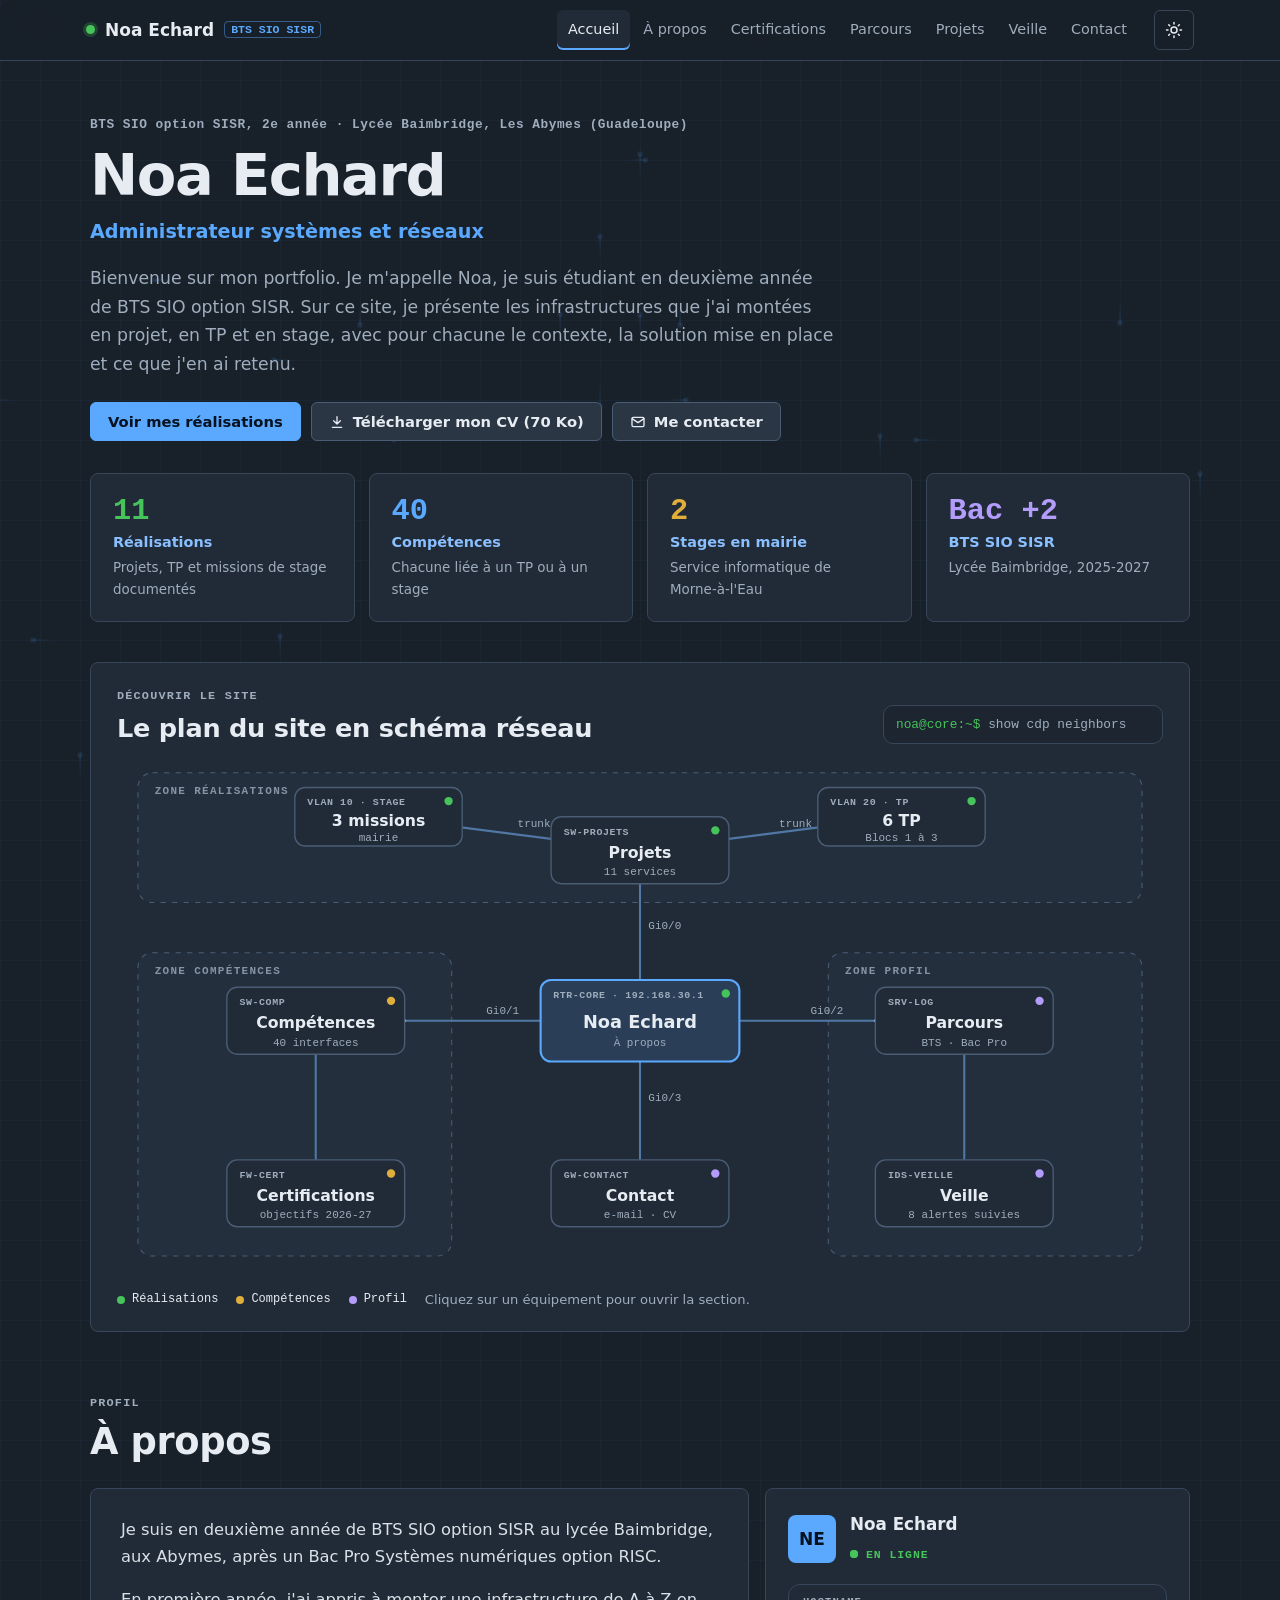
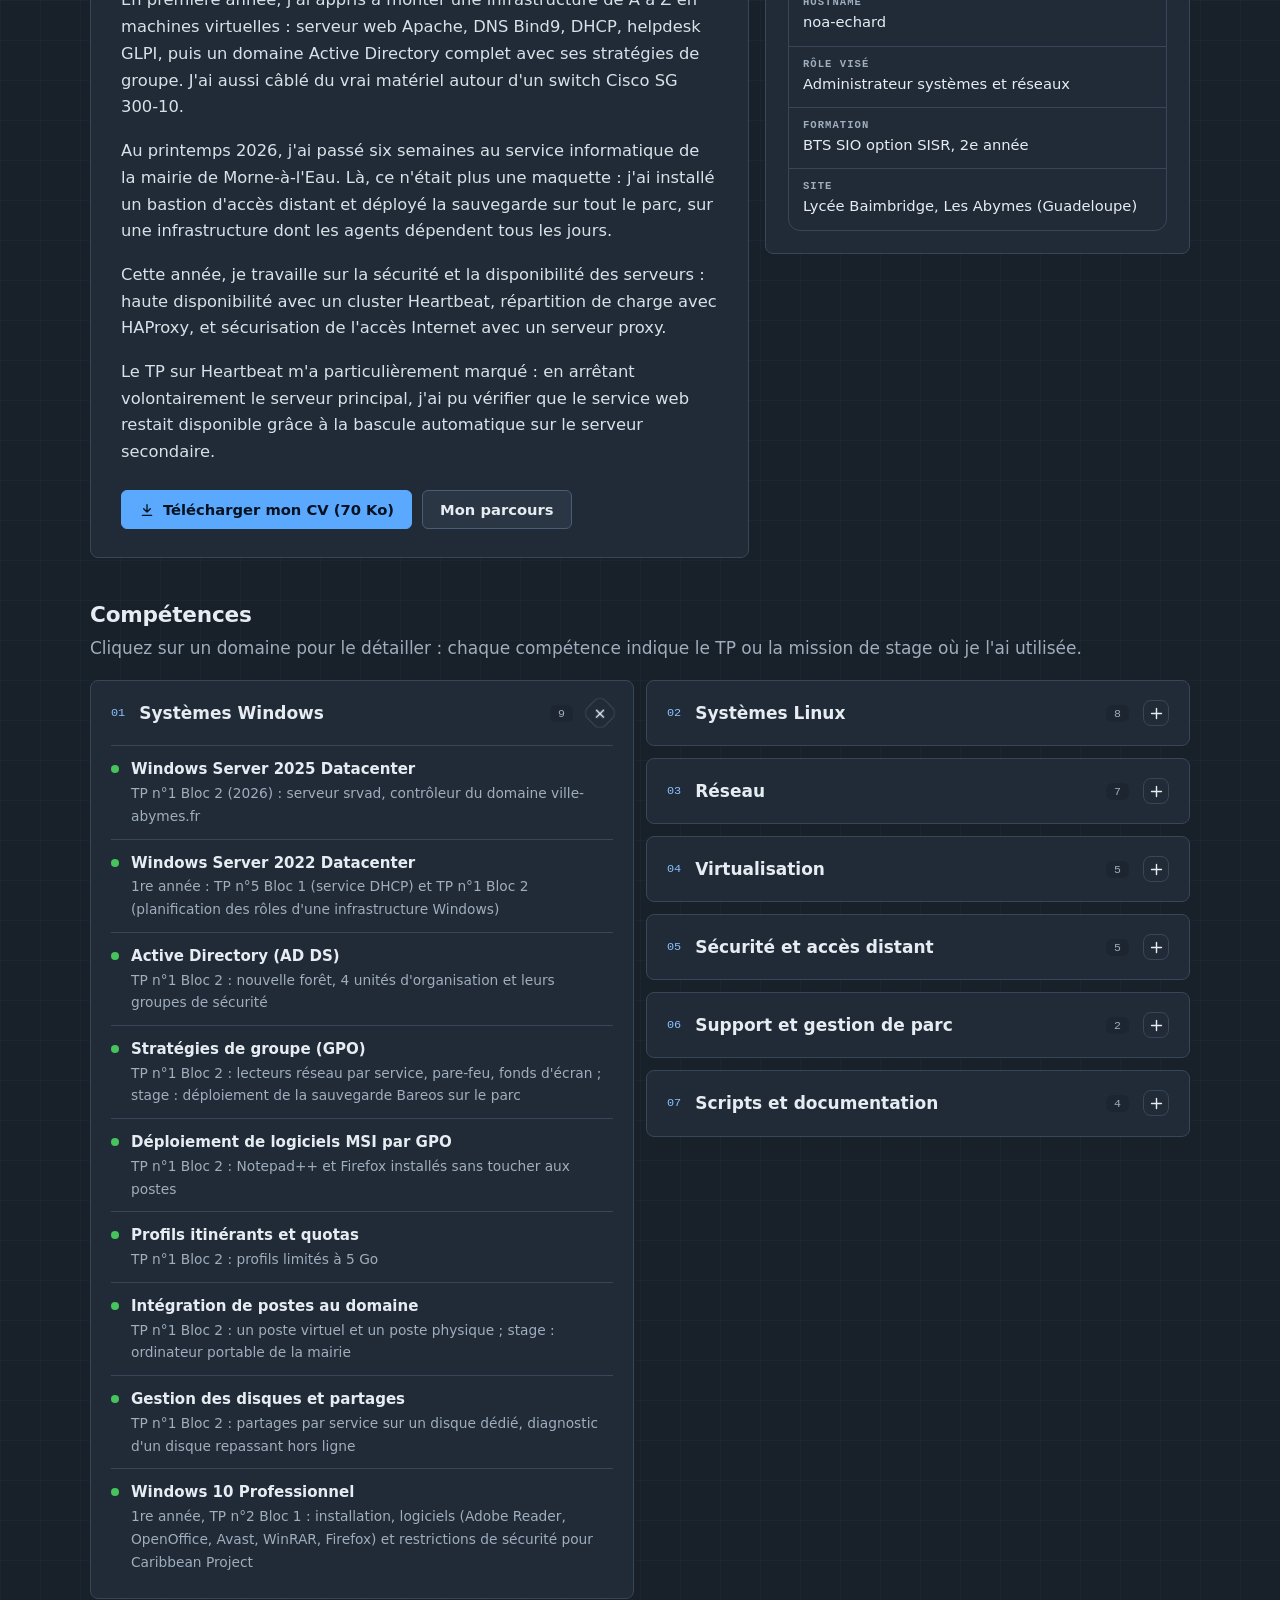
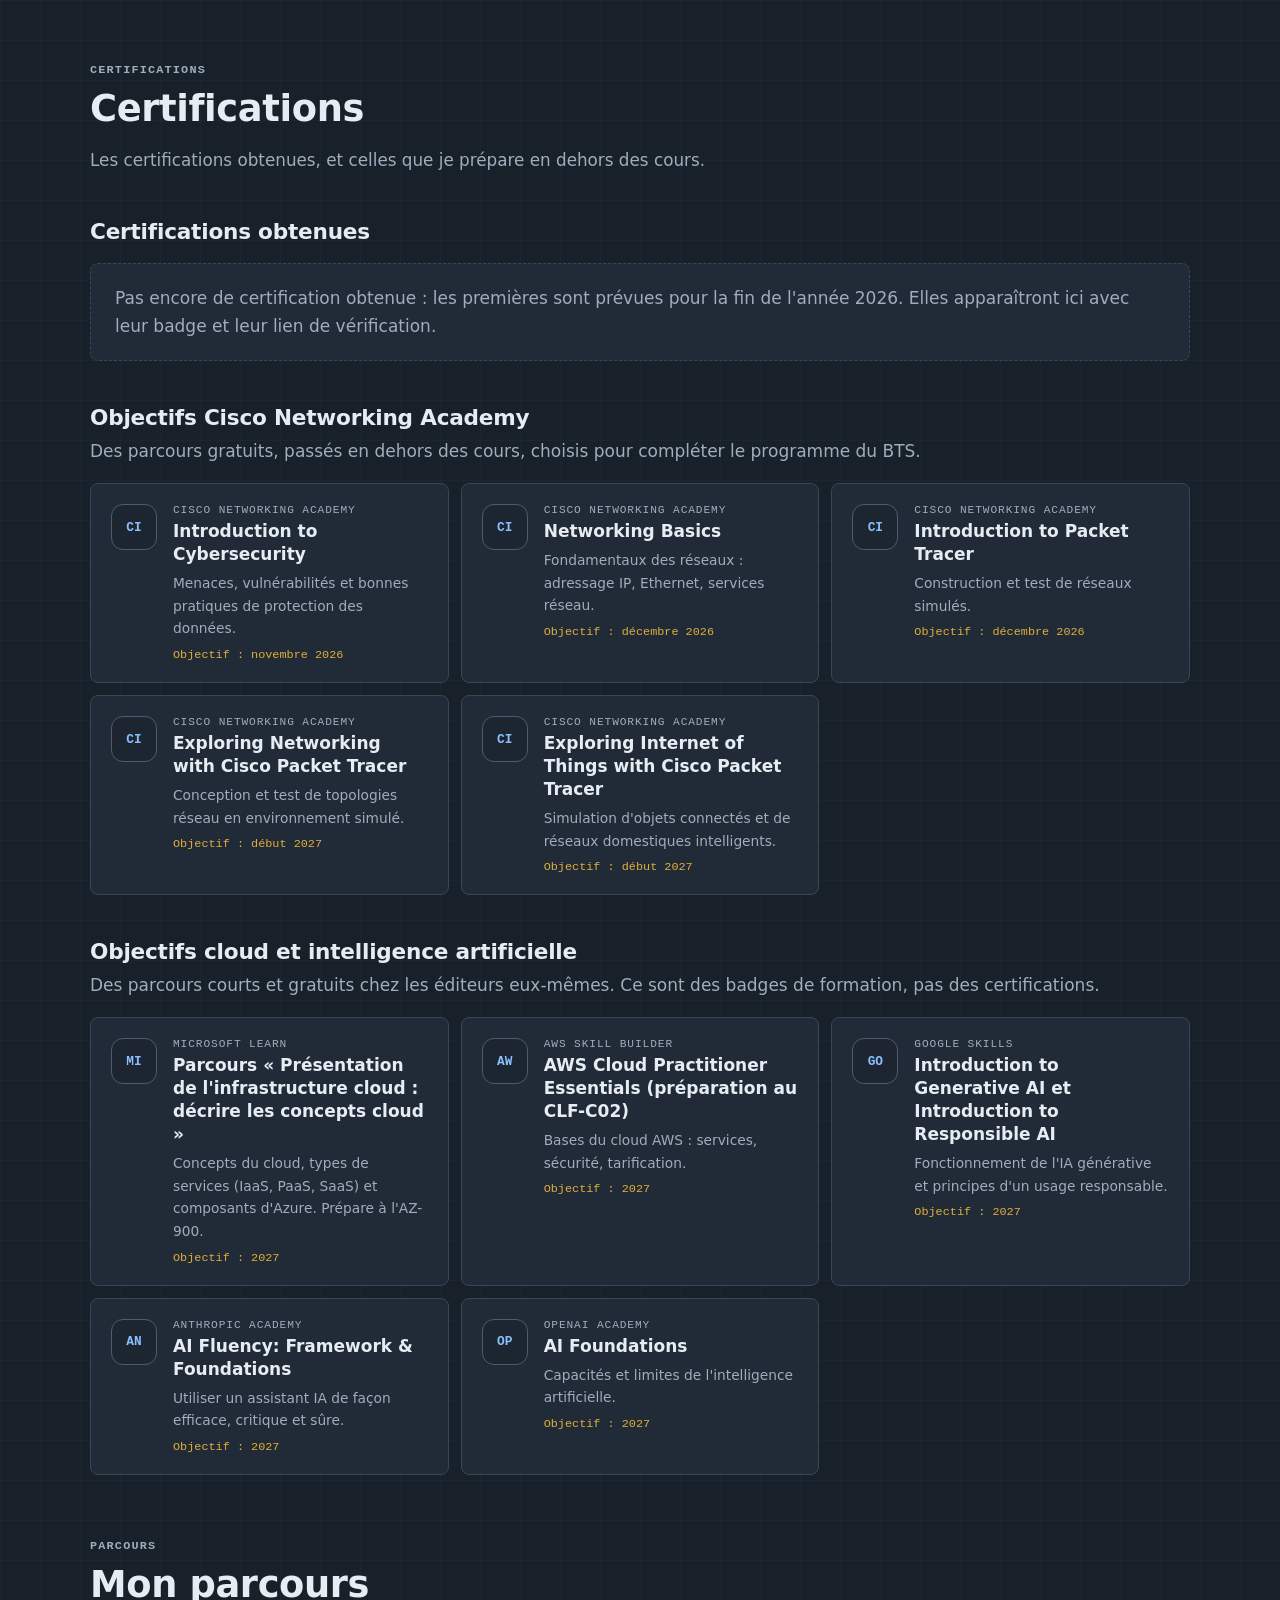
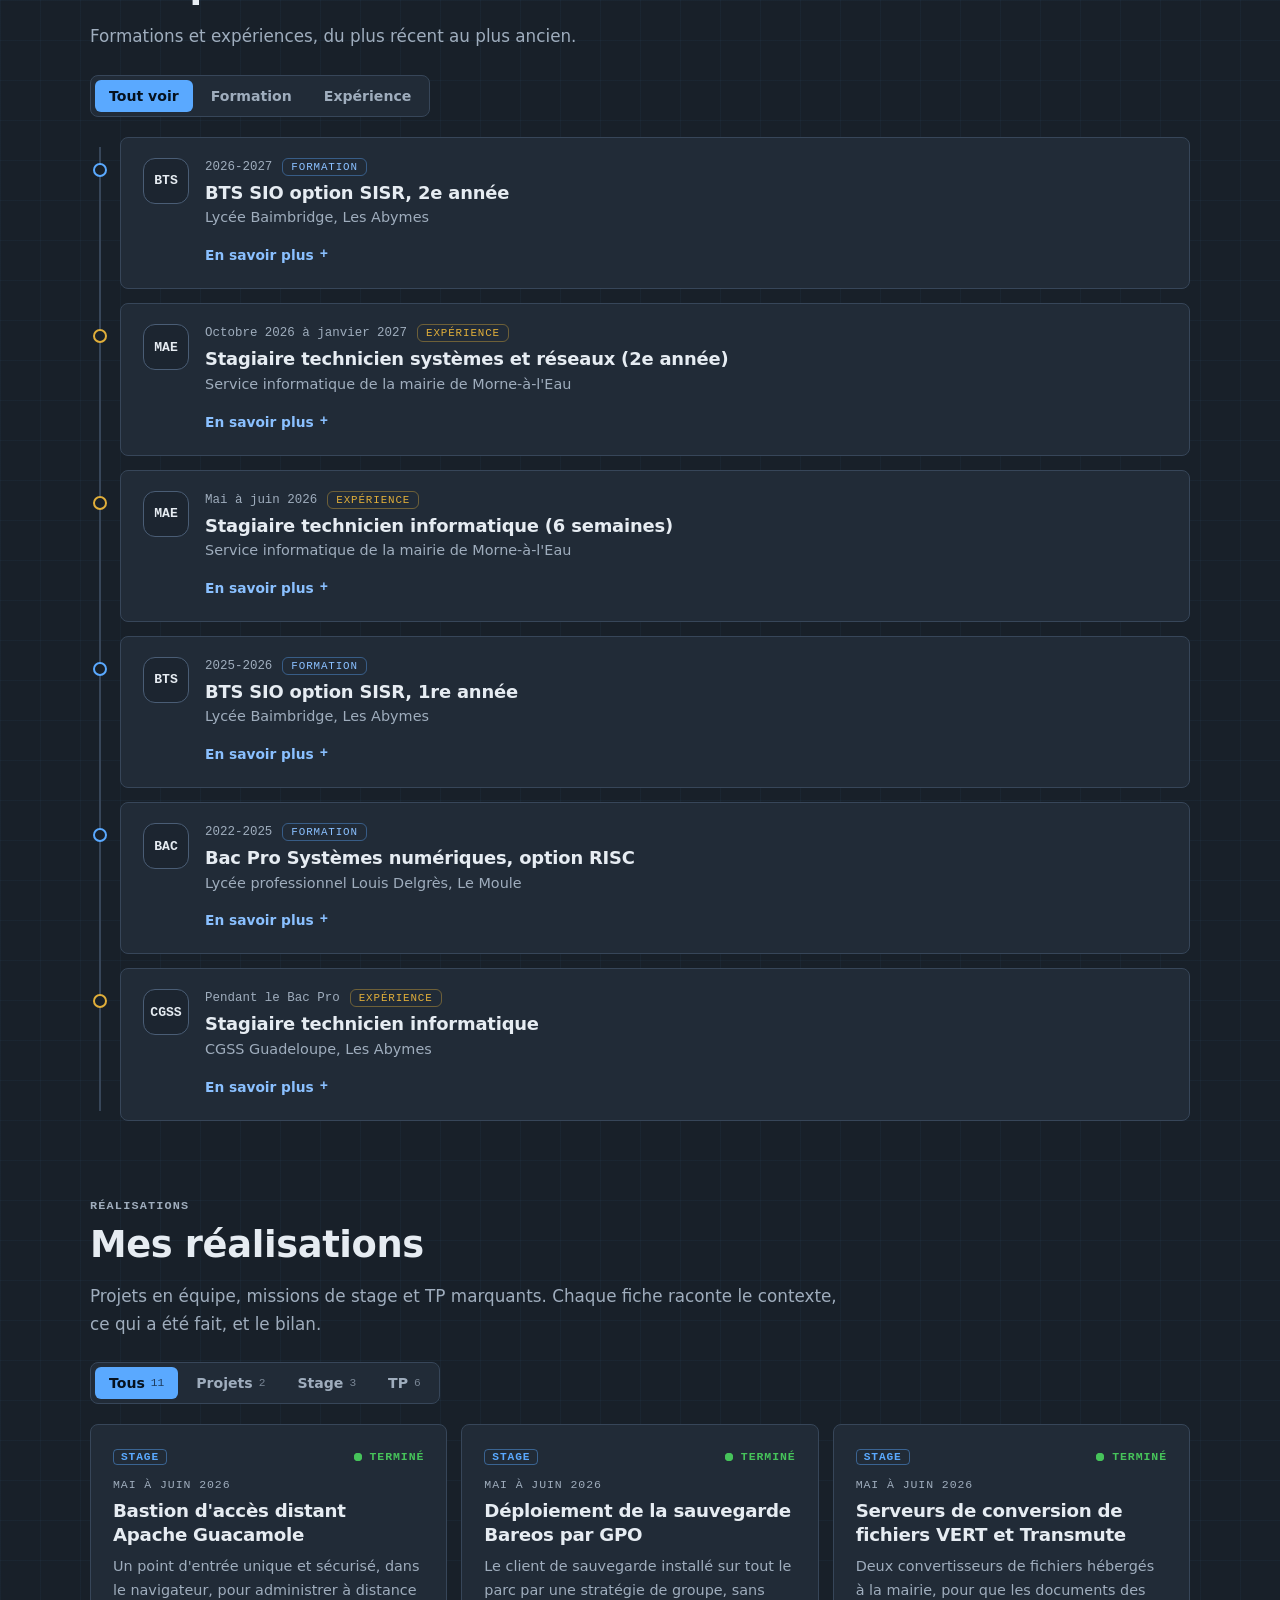
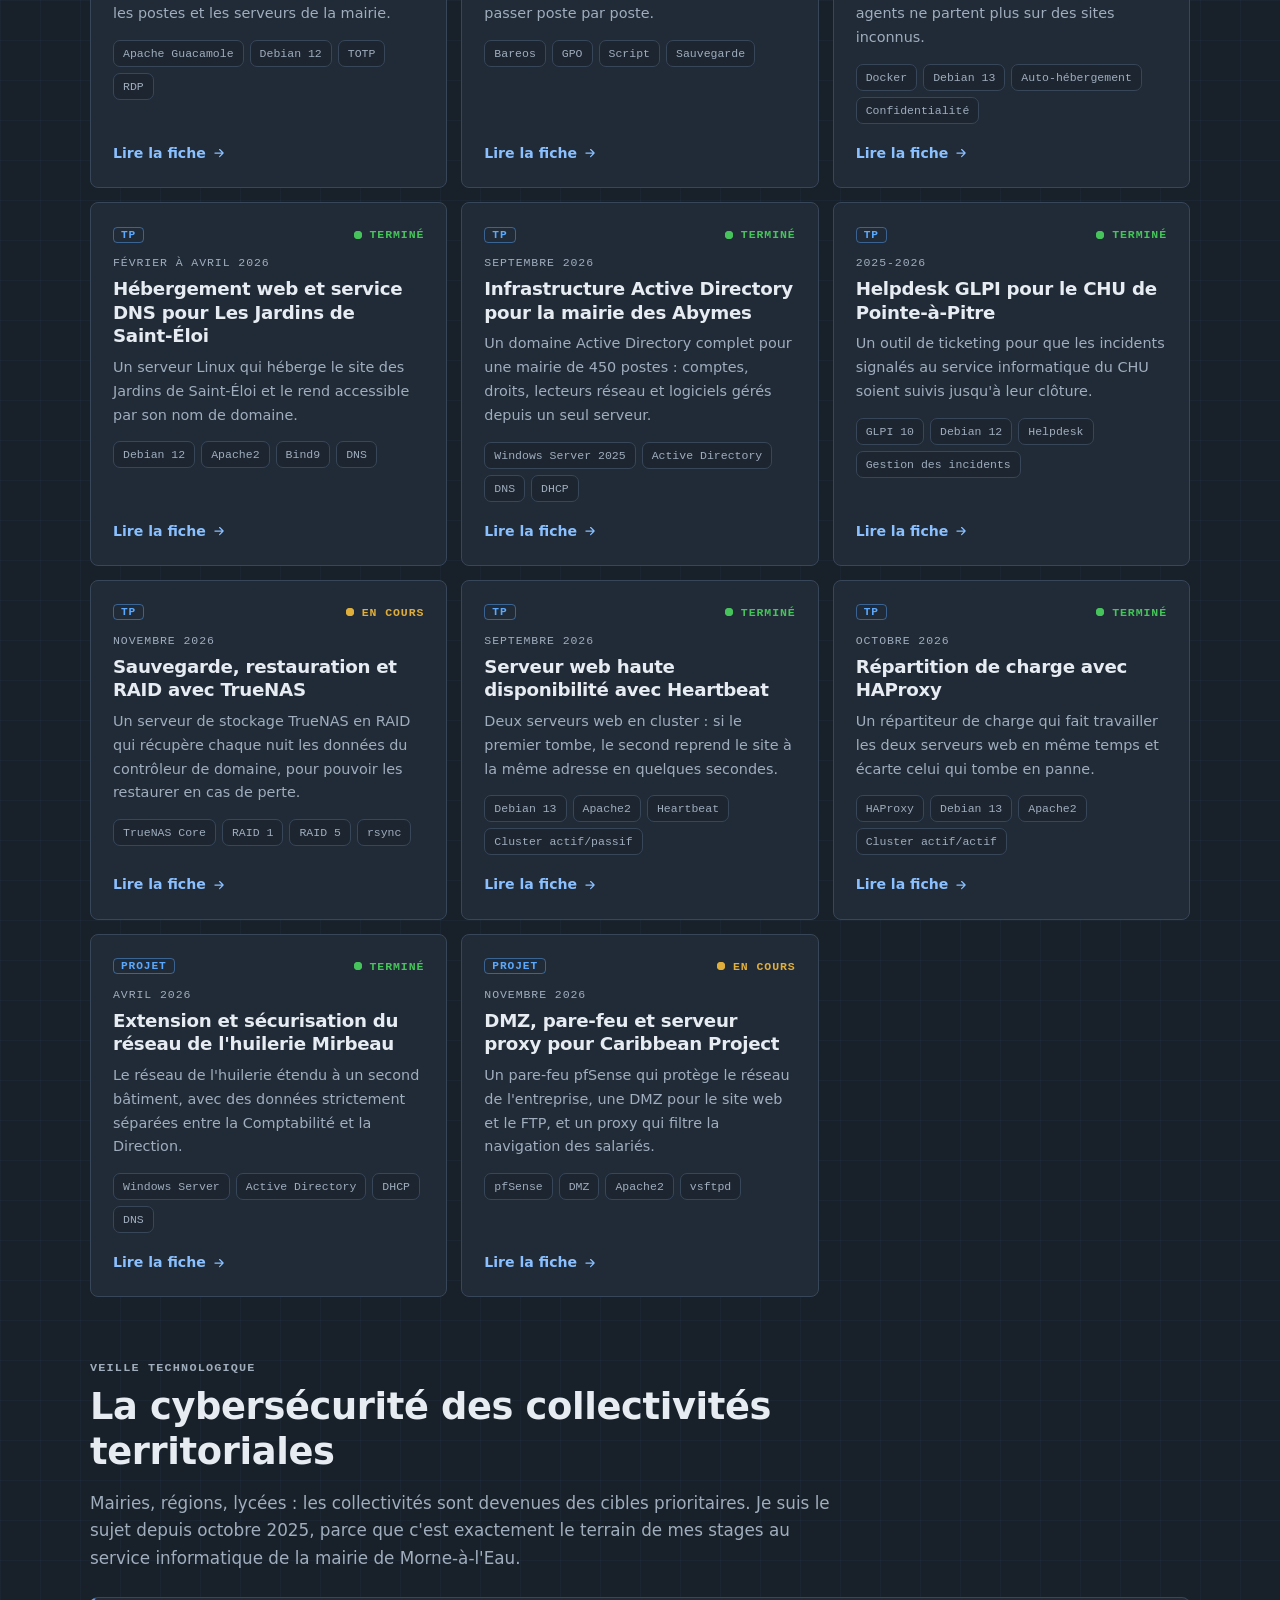
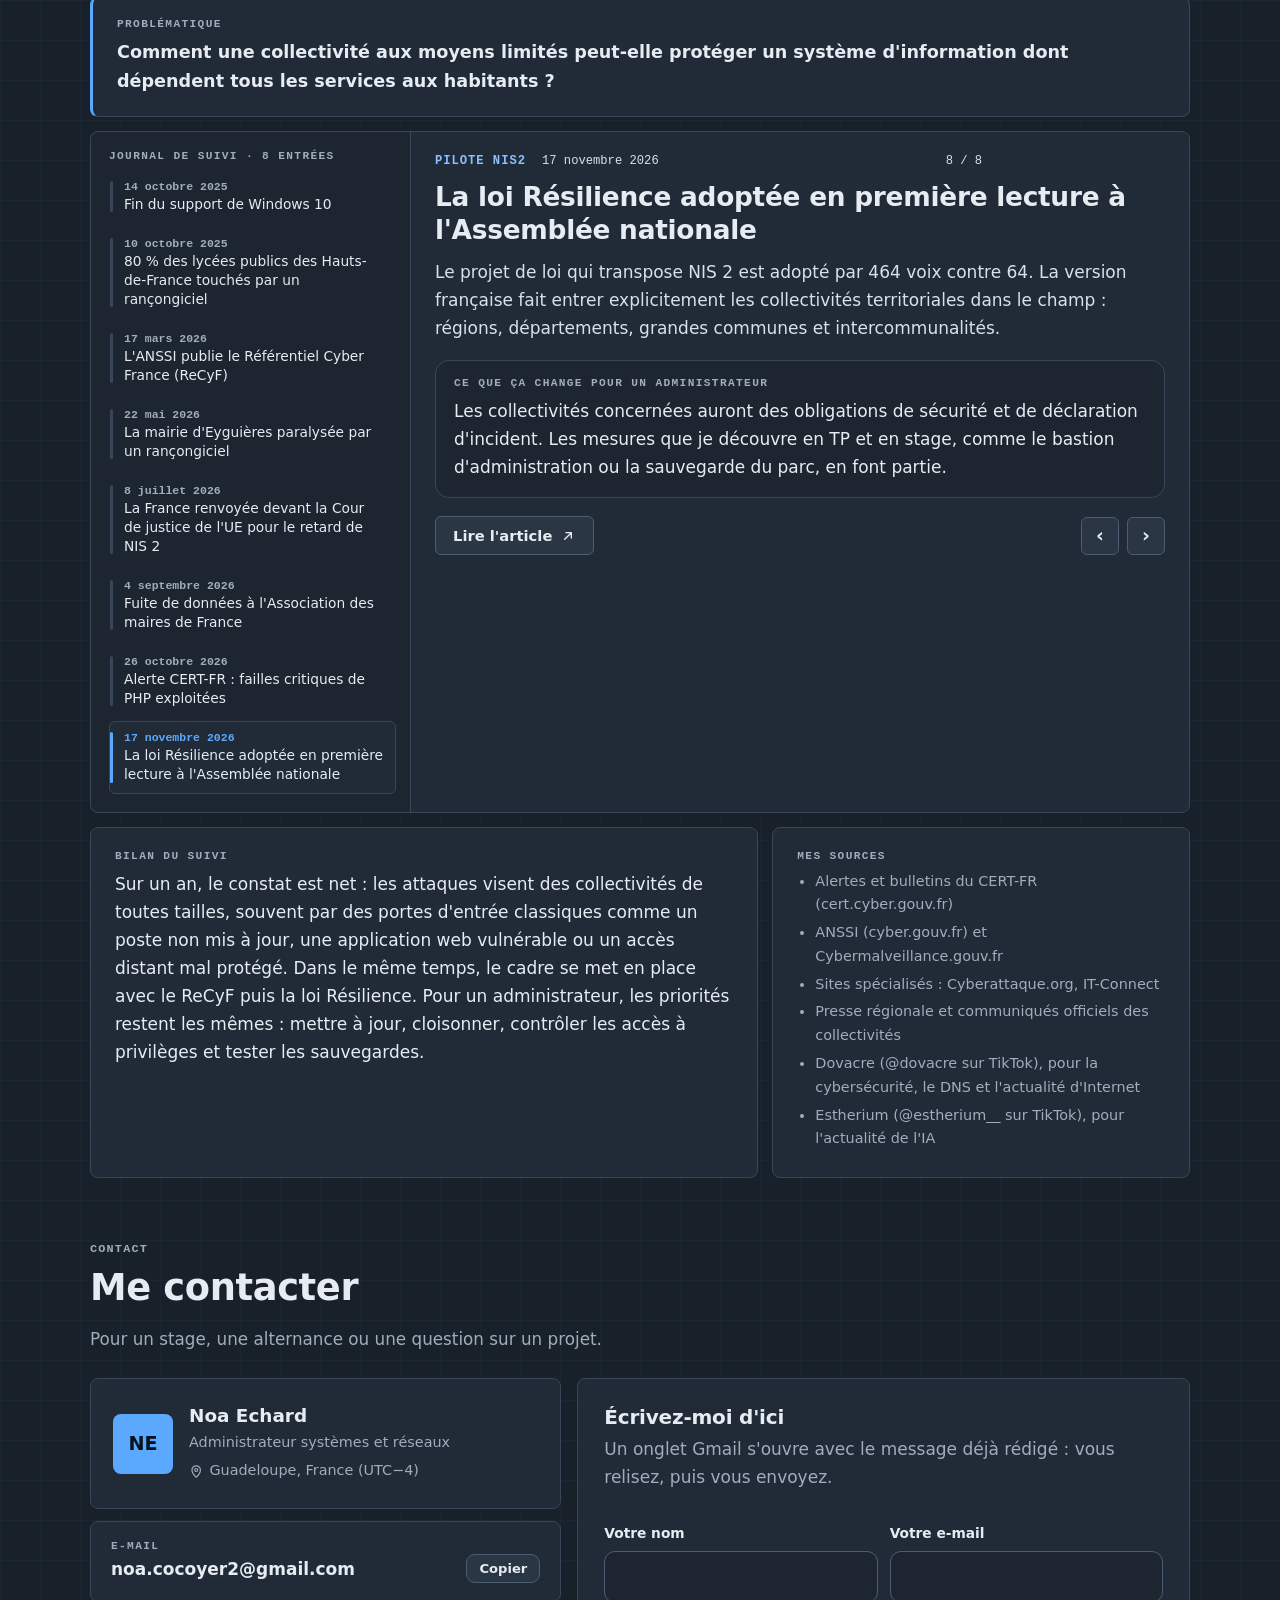
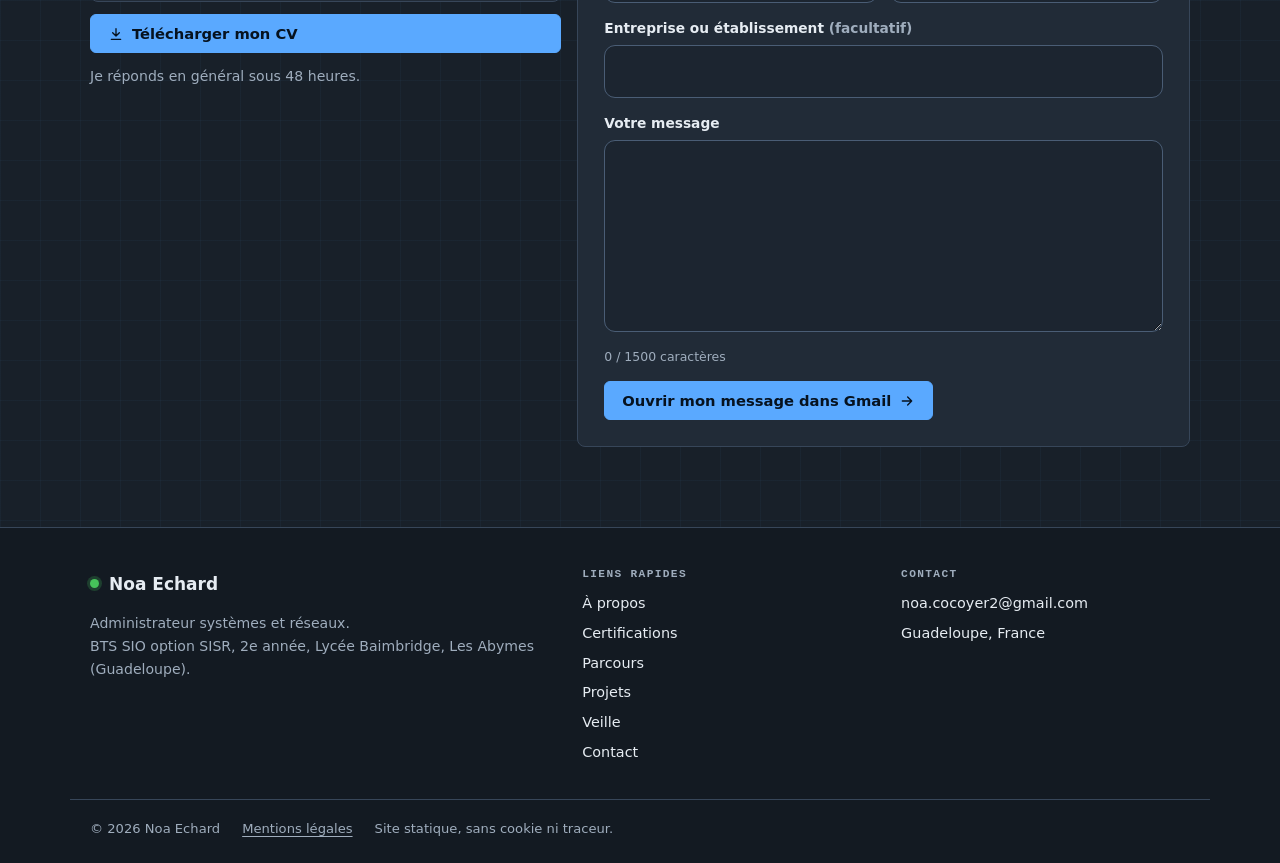
<file: index.html>
<!doctype html>
<html lang="fr">
<head>
  <meta charset="utf-8">
  <meta name="viewport" content="width=device-width, initial-scale=1">
  <meta name="theme-color" content="#182029">
  <link rel="icon" href="favicon.svg" type="image/svg+xml">
  <link rel="stylesheet" href="assets/css/style.css?v=26">
  <script>try{if(localStorage.getItem("theme")==="light")document.documentElement.setAttribute("data-theme","light")}catch(e){}</script>
  <title>Noa Echard — Portfolio BTS SIO SISR, administration systèmes et réseaux</title>
  <meta name="description" content="Noa Echard, étudiant en BTS SIO SISR. Windows Server, Active Directory, Debian, haute disponibilité, bastion Guacamole : projets, TP et stages documentés.">
  <meta property="og:title" content="Noa Echard — Portfolio BTS SIO SISR, administration systèmes et réseaux">
  <meta property="og:description" content="Noa Echard, étudiant en BTS SIO SISR. Windows Server, Active Directory, Debian, haute disponibilité, bastion Guacamole : projets, TP et stages documentés.">
  <meta property="og:type" content="profile">
  <meta property="og:locale" content="fr_FR">
</head>
<body data-page="accueil">
  <div id="app"></div>
  <noscript><p style="padding:24px">Ce site utilise JavaScript pour afficher son contenu.</p></noscript>
  <script src="assets/js/data.js?v=26"></script>
  <script src="assets/js/app.js?v=26"></script>
</body>
</html>
</file>
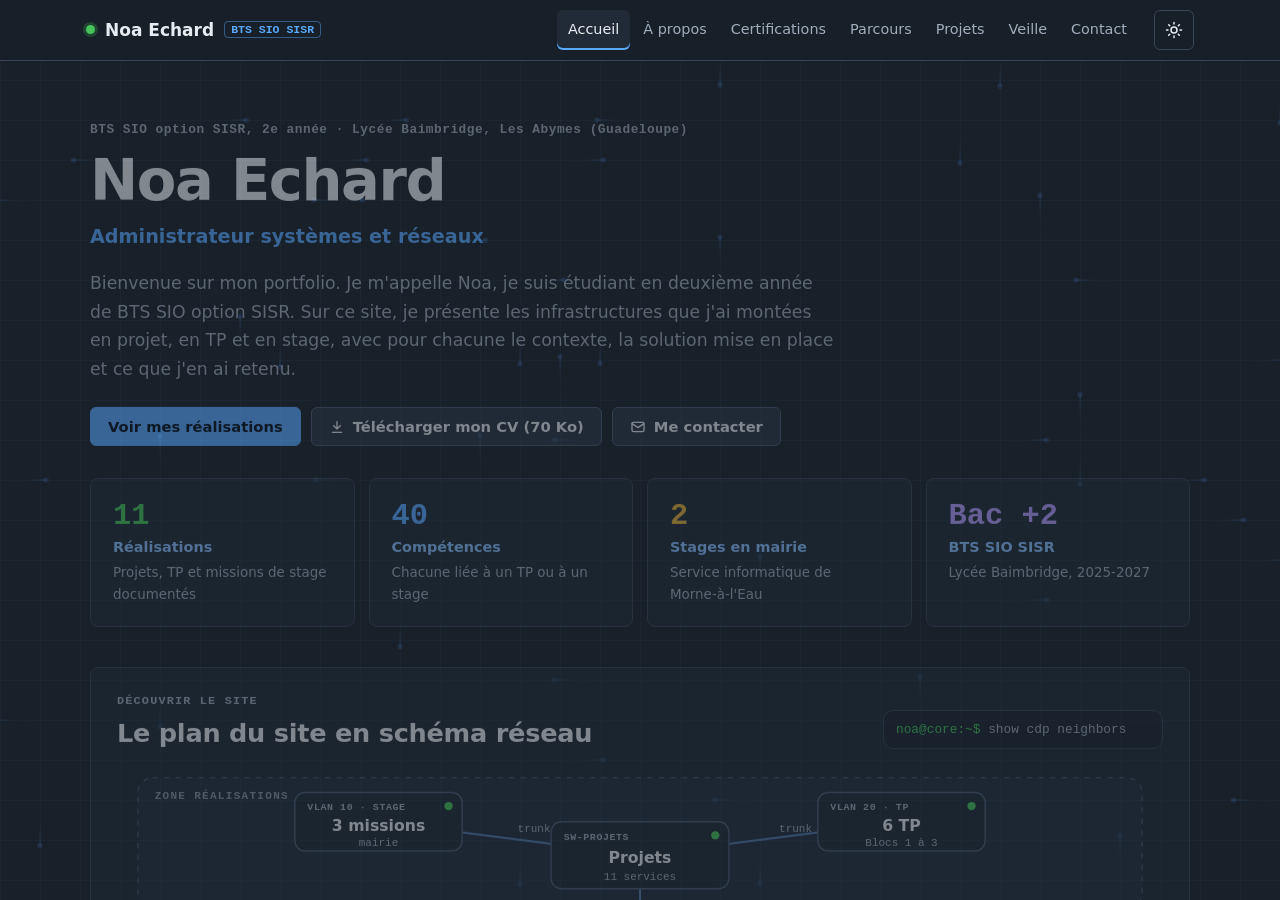
<file: a-propos.html>
<!doctype html>
<html lang="fr"><head><meta charset="utf-8"><title>Redirection</title>
<meta http-equiv="refresh" content="0; url=index.html#about"><link rel="canonical" href="index.html#about"></head>
<body><p><a href="index.html#about">Cette page a été déplacée : continuer</a></p></body></html>
</file>
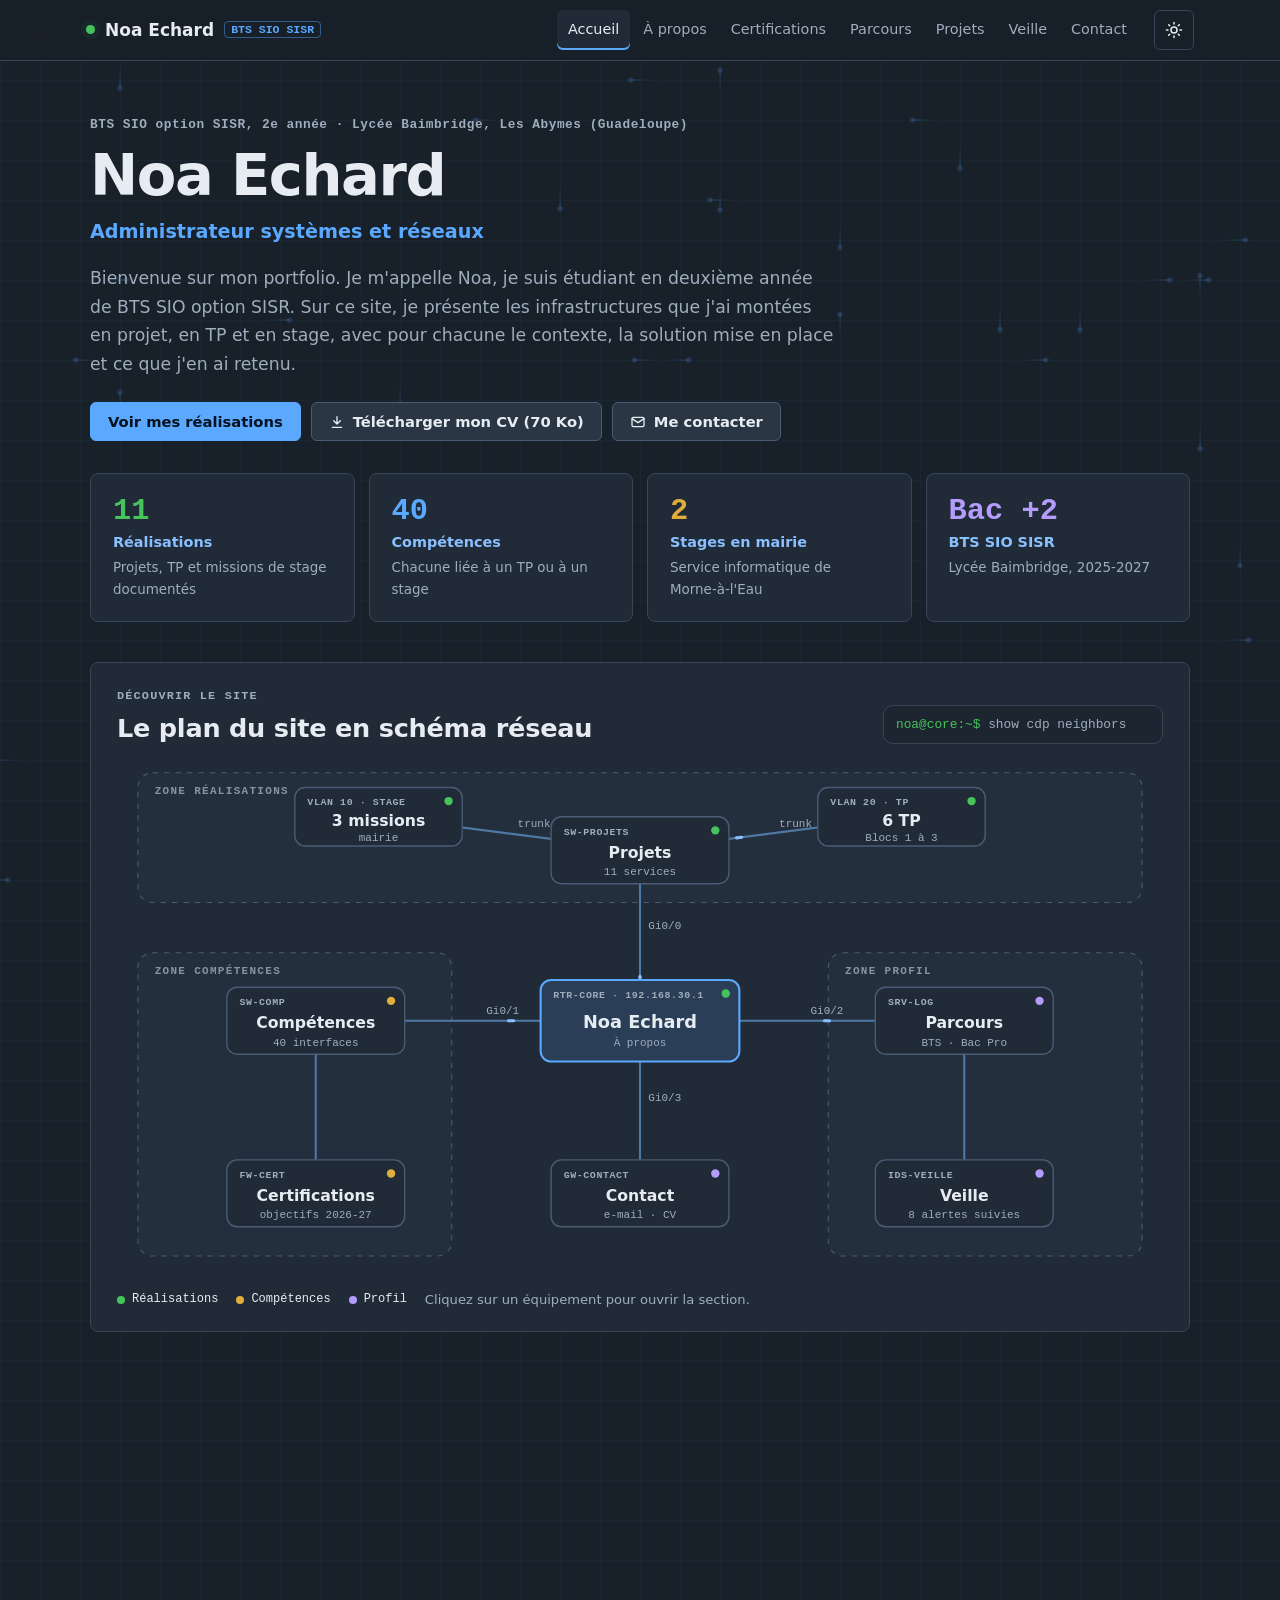
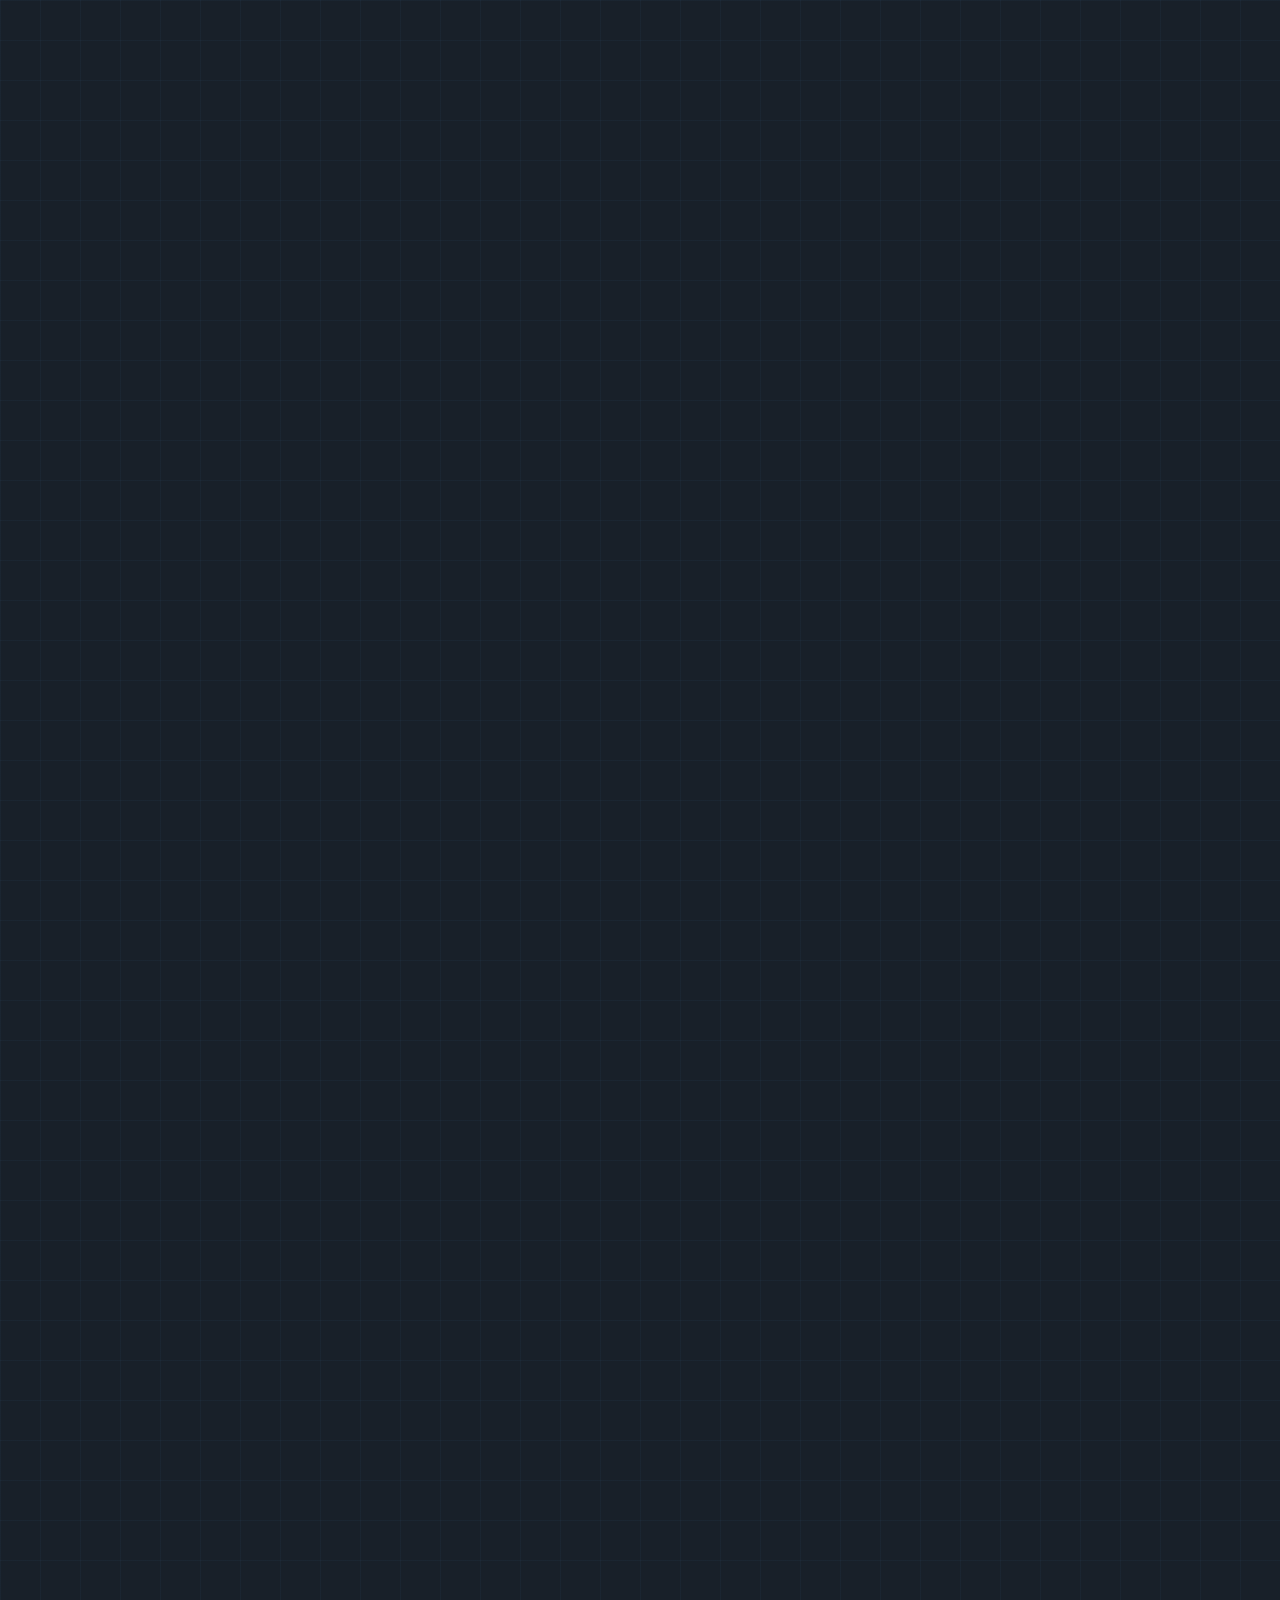
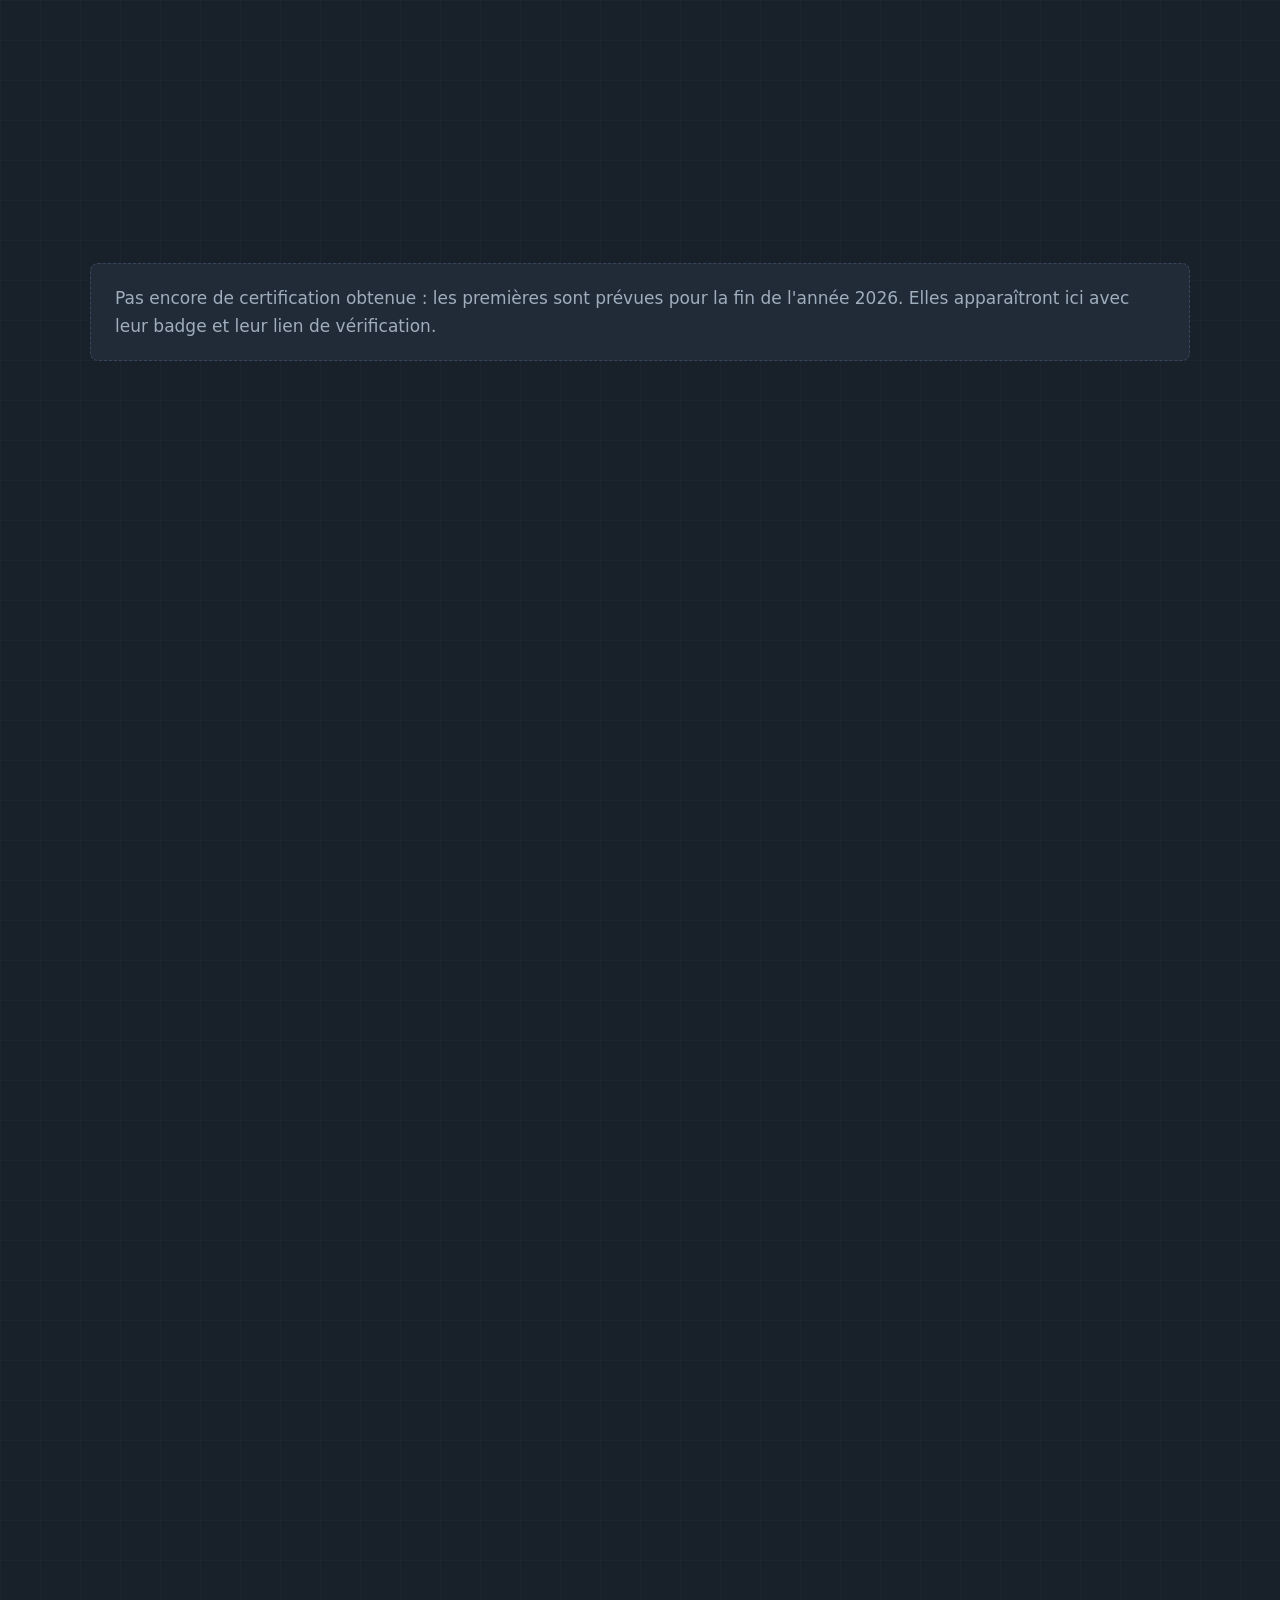
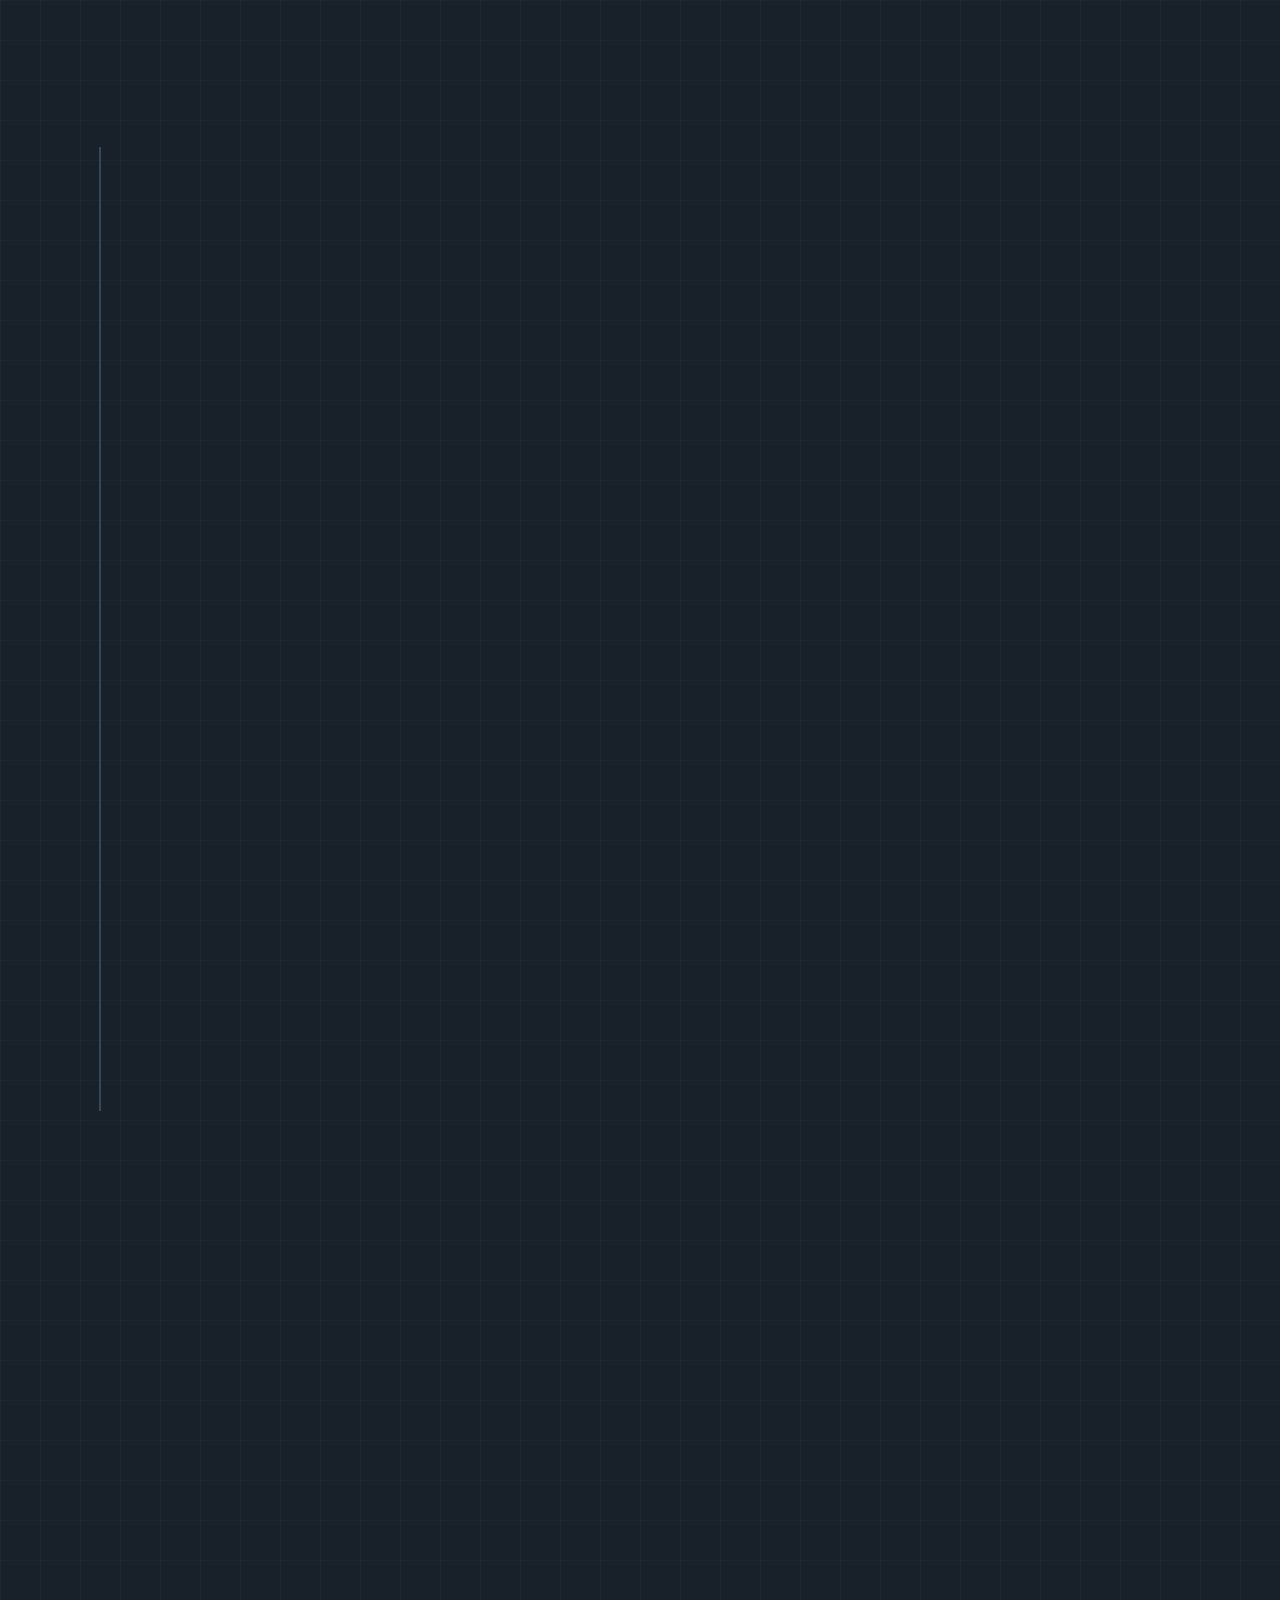
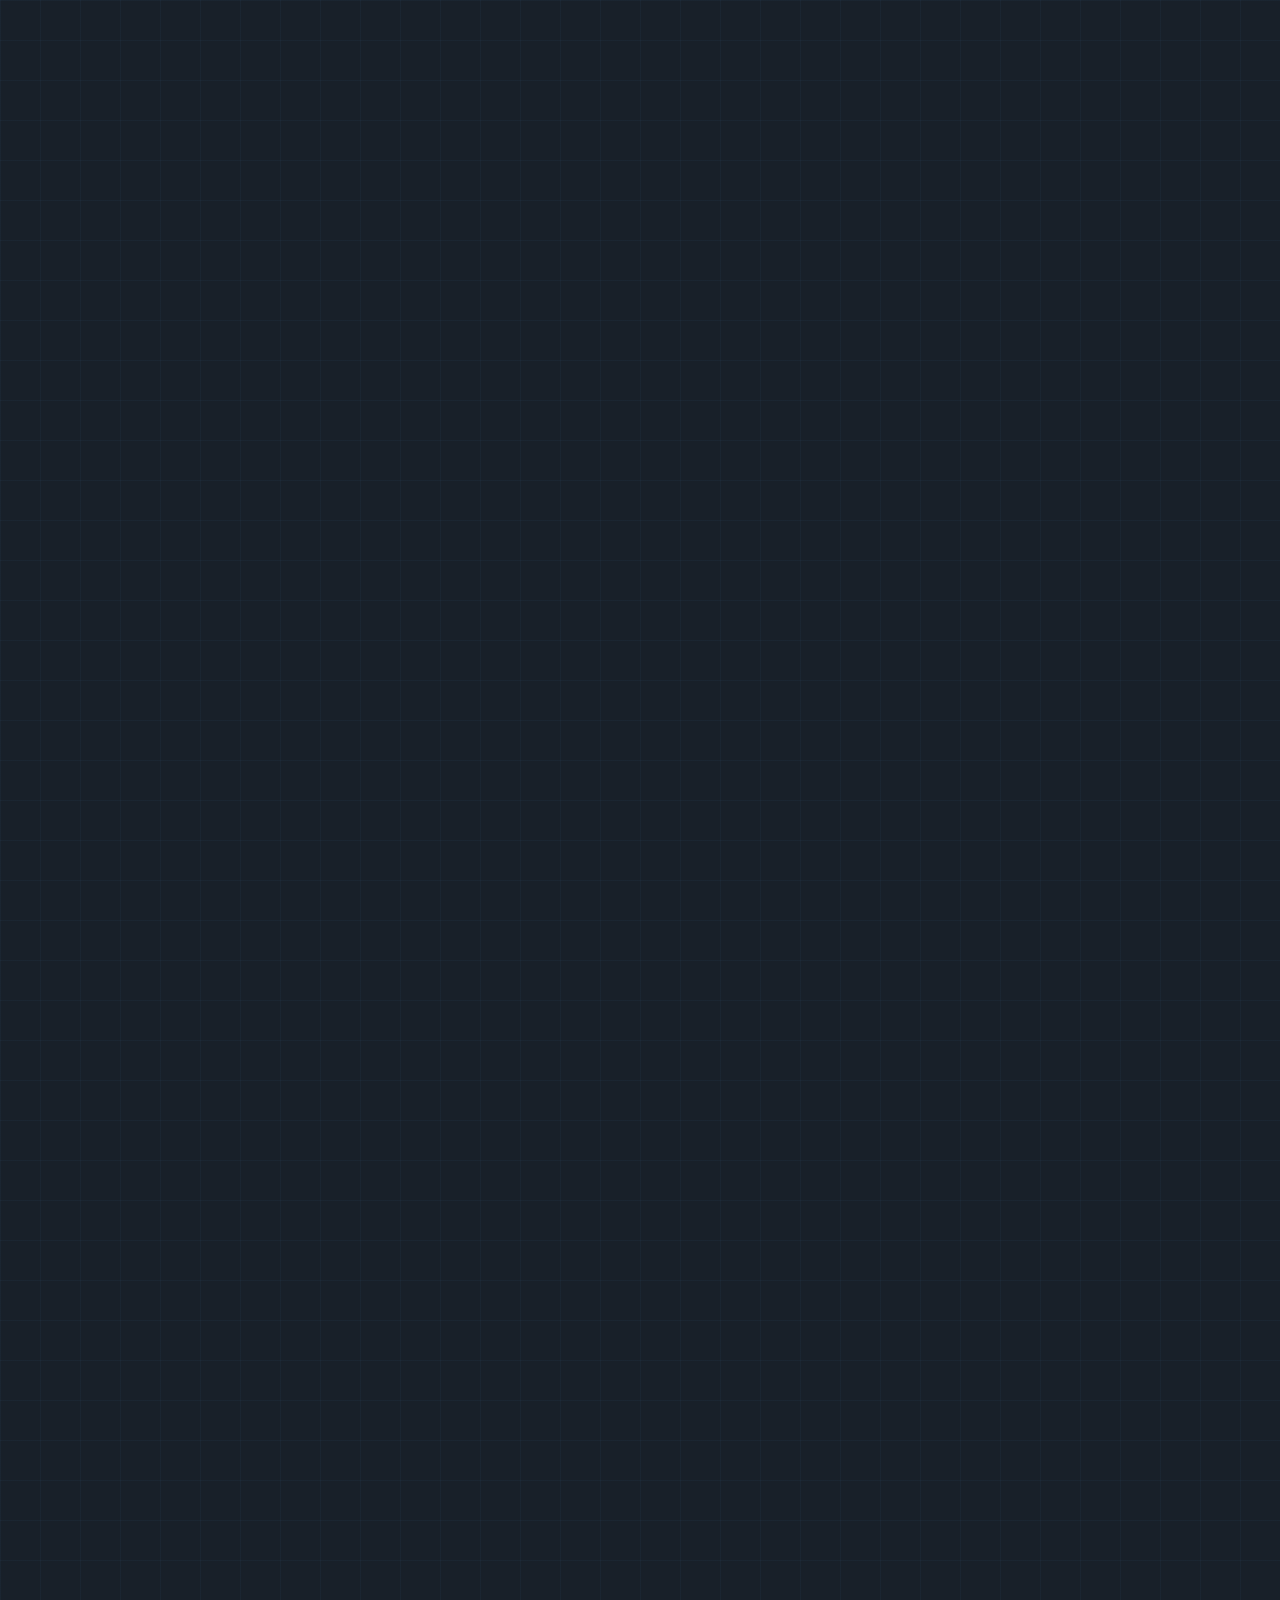
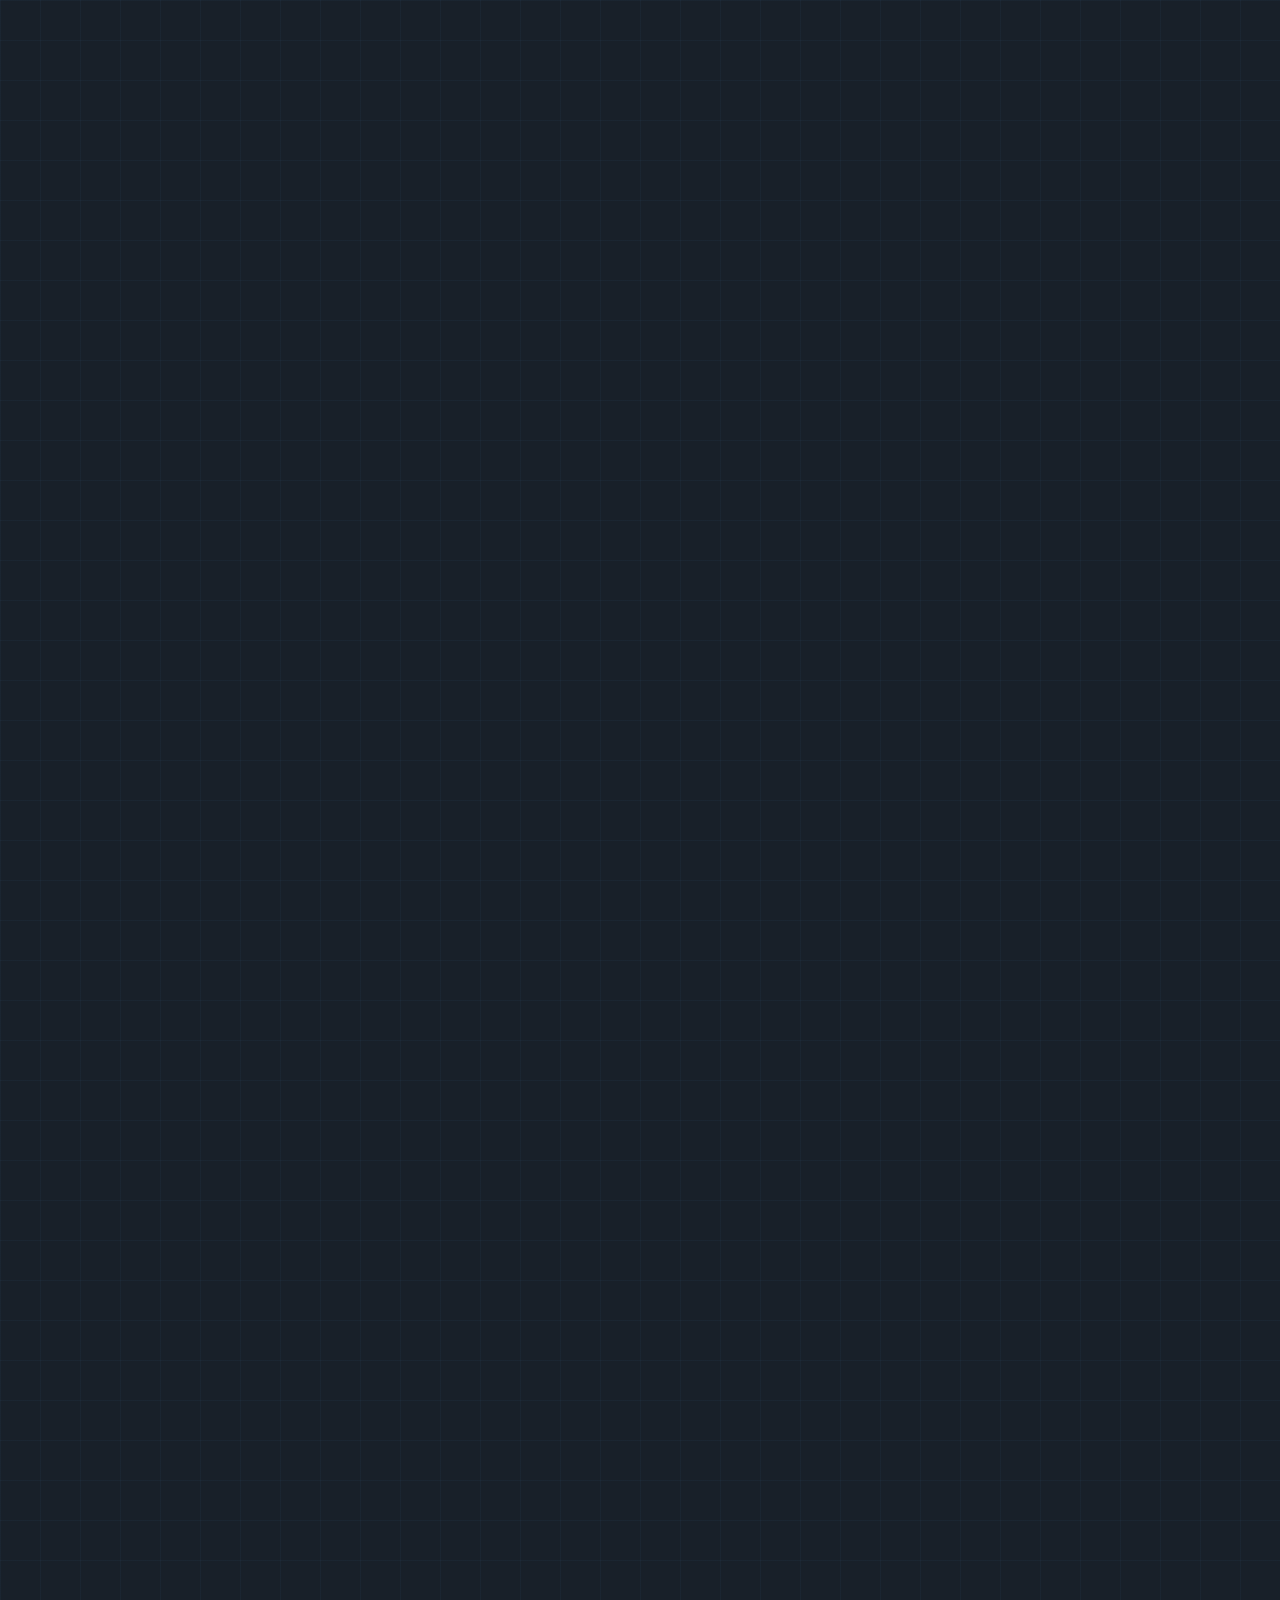
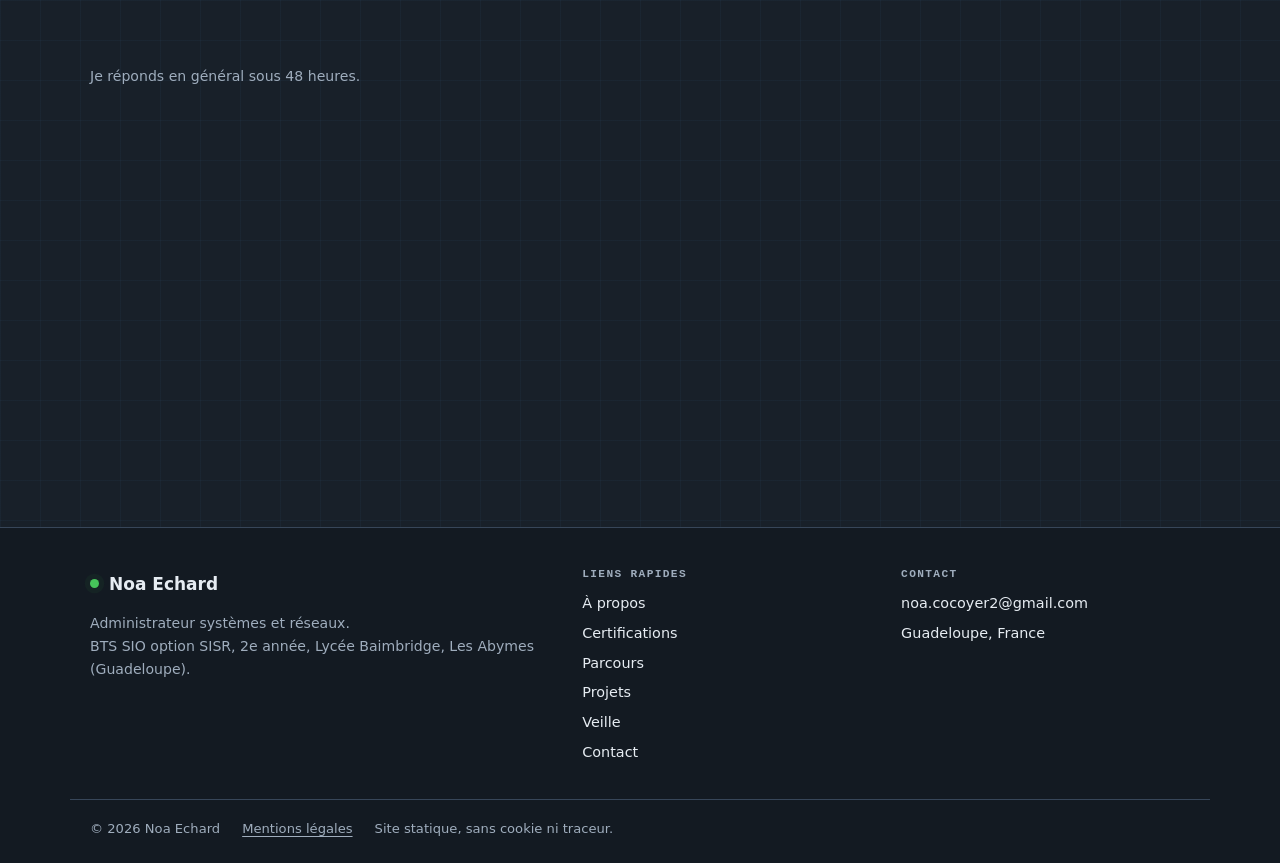
<file: certifications.html>
<!doctype html>
<html lang="fr"><head><meta charset="utf-8"><title>Redirection</title>
<meta http-equiv="refresh" content="0; url=index.html#certifications"><link rel="canonical" href="index.html#certifications"></head>
<body><p><a href="index.html#certifications">Cette page a été déplacée : continuer</a></p></body></html>
</file>
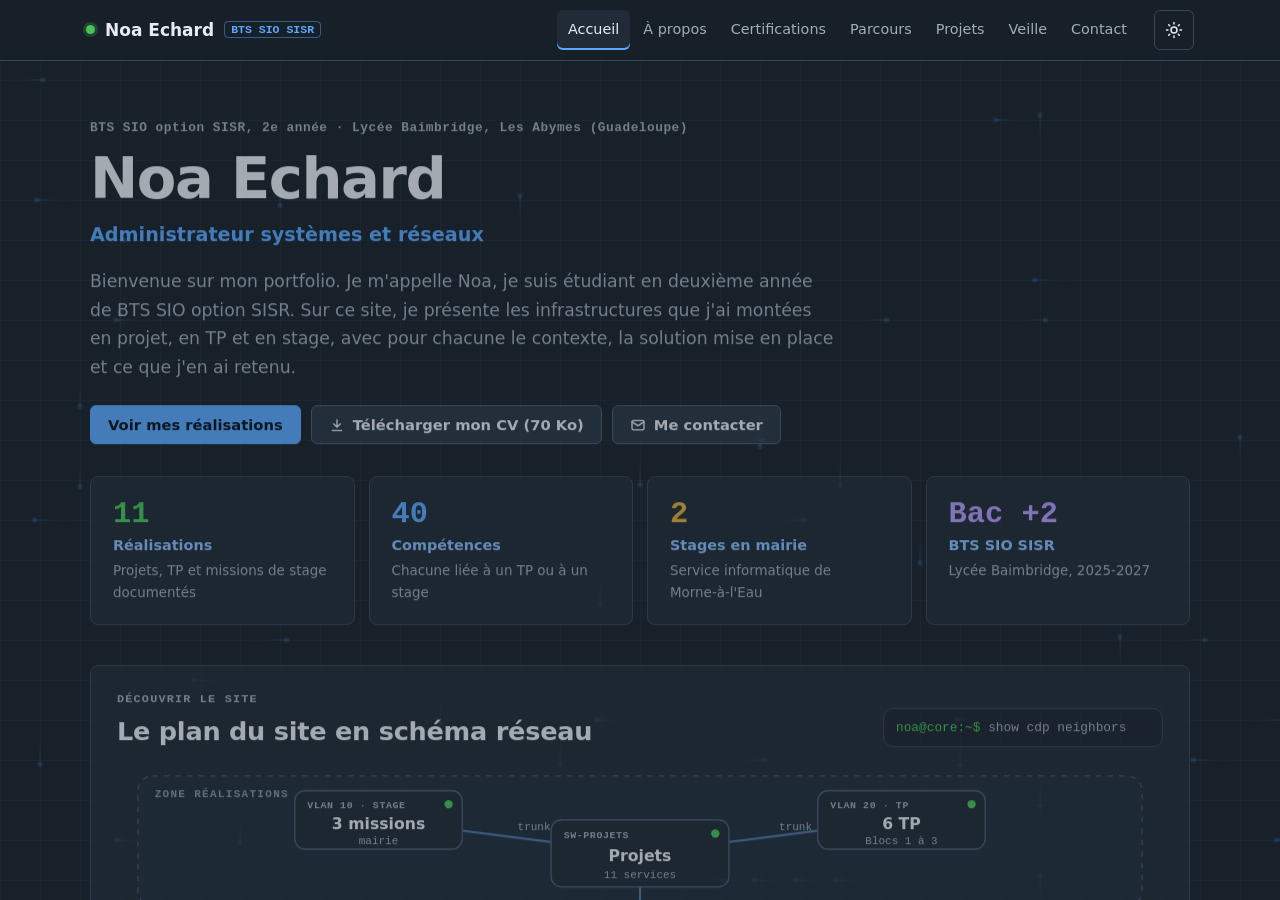
<file: competences.html>
<!doctype html>
<html lang="fr"><head><meta charset="utf-8"><title>Redirection</title>
<meta http-equiv="refresh" content="0; url=index.html#competences"><link rel="canonical" href="index.html#competences"></head>
<body><p><a href="index.html#competences">Cette page a été déplacée : continuer</a></p></body></html>
</file>
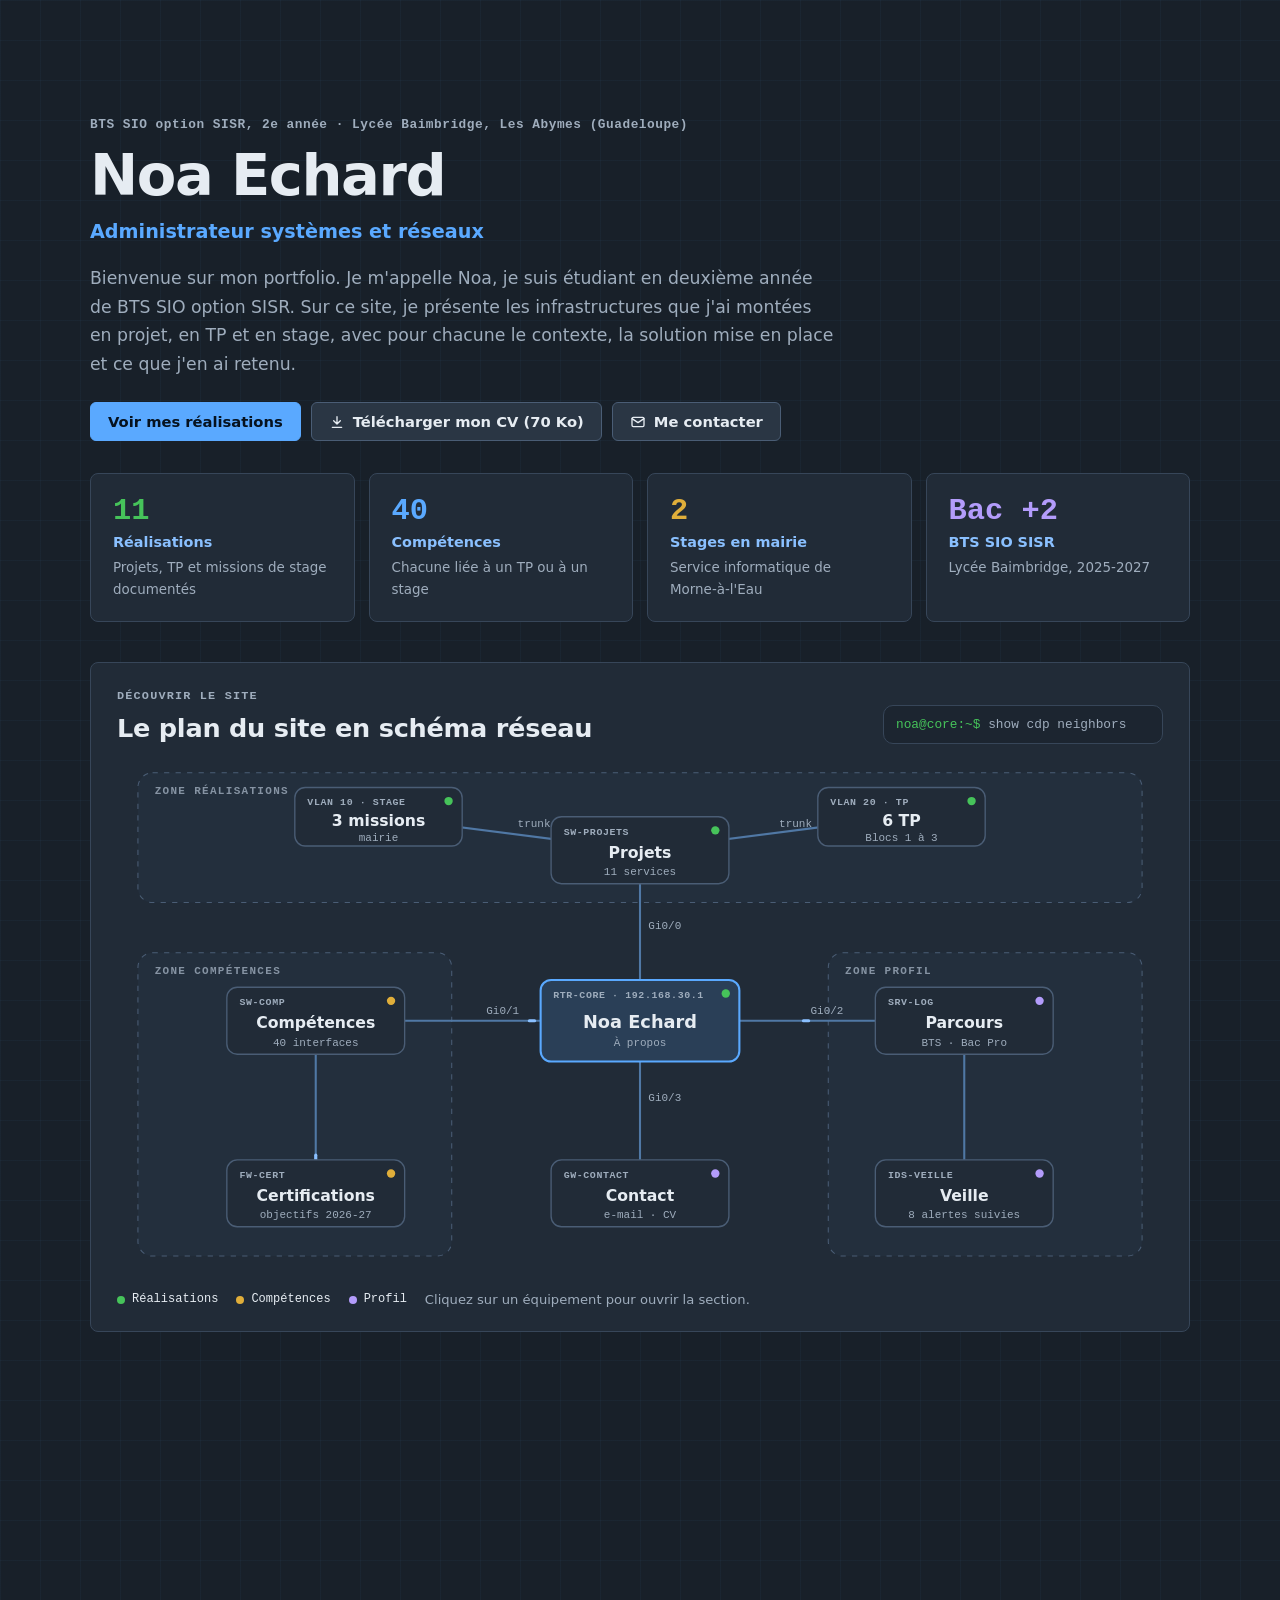
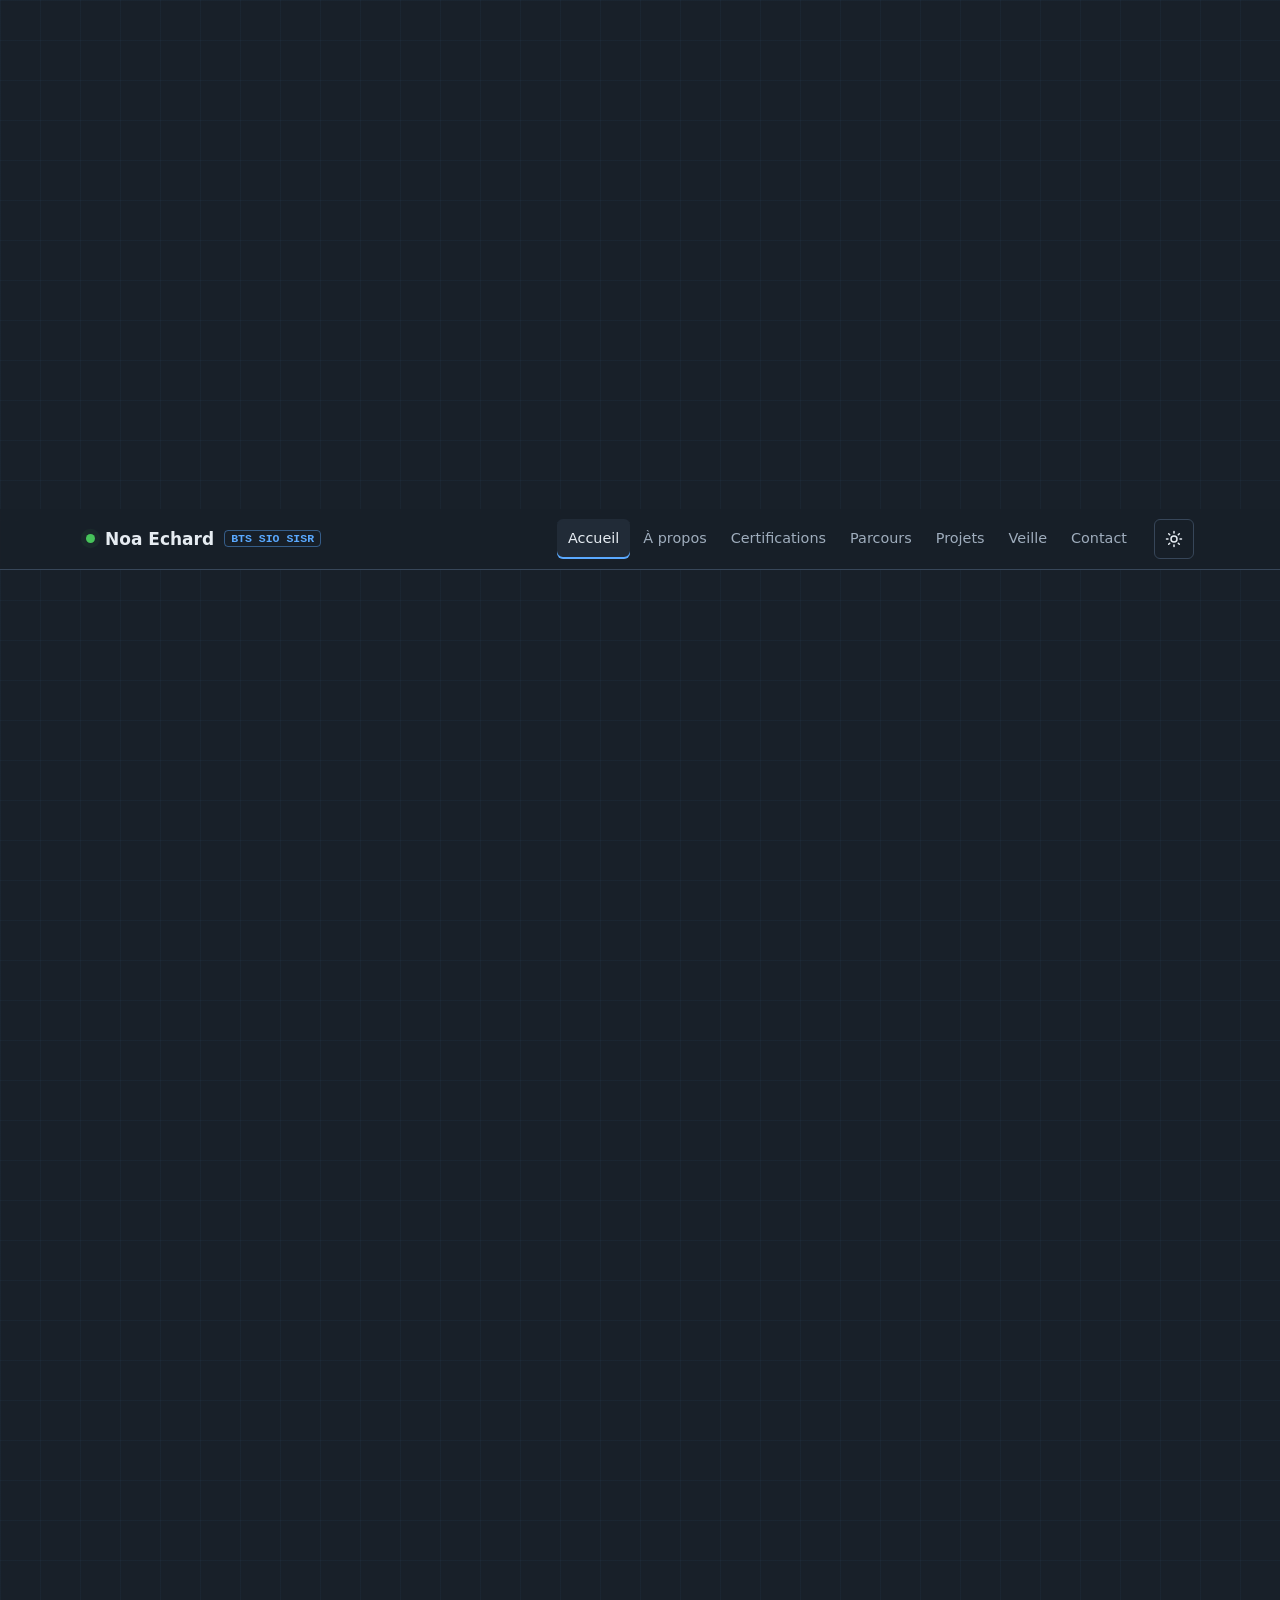
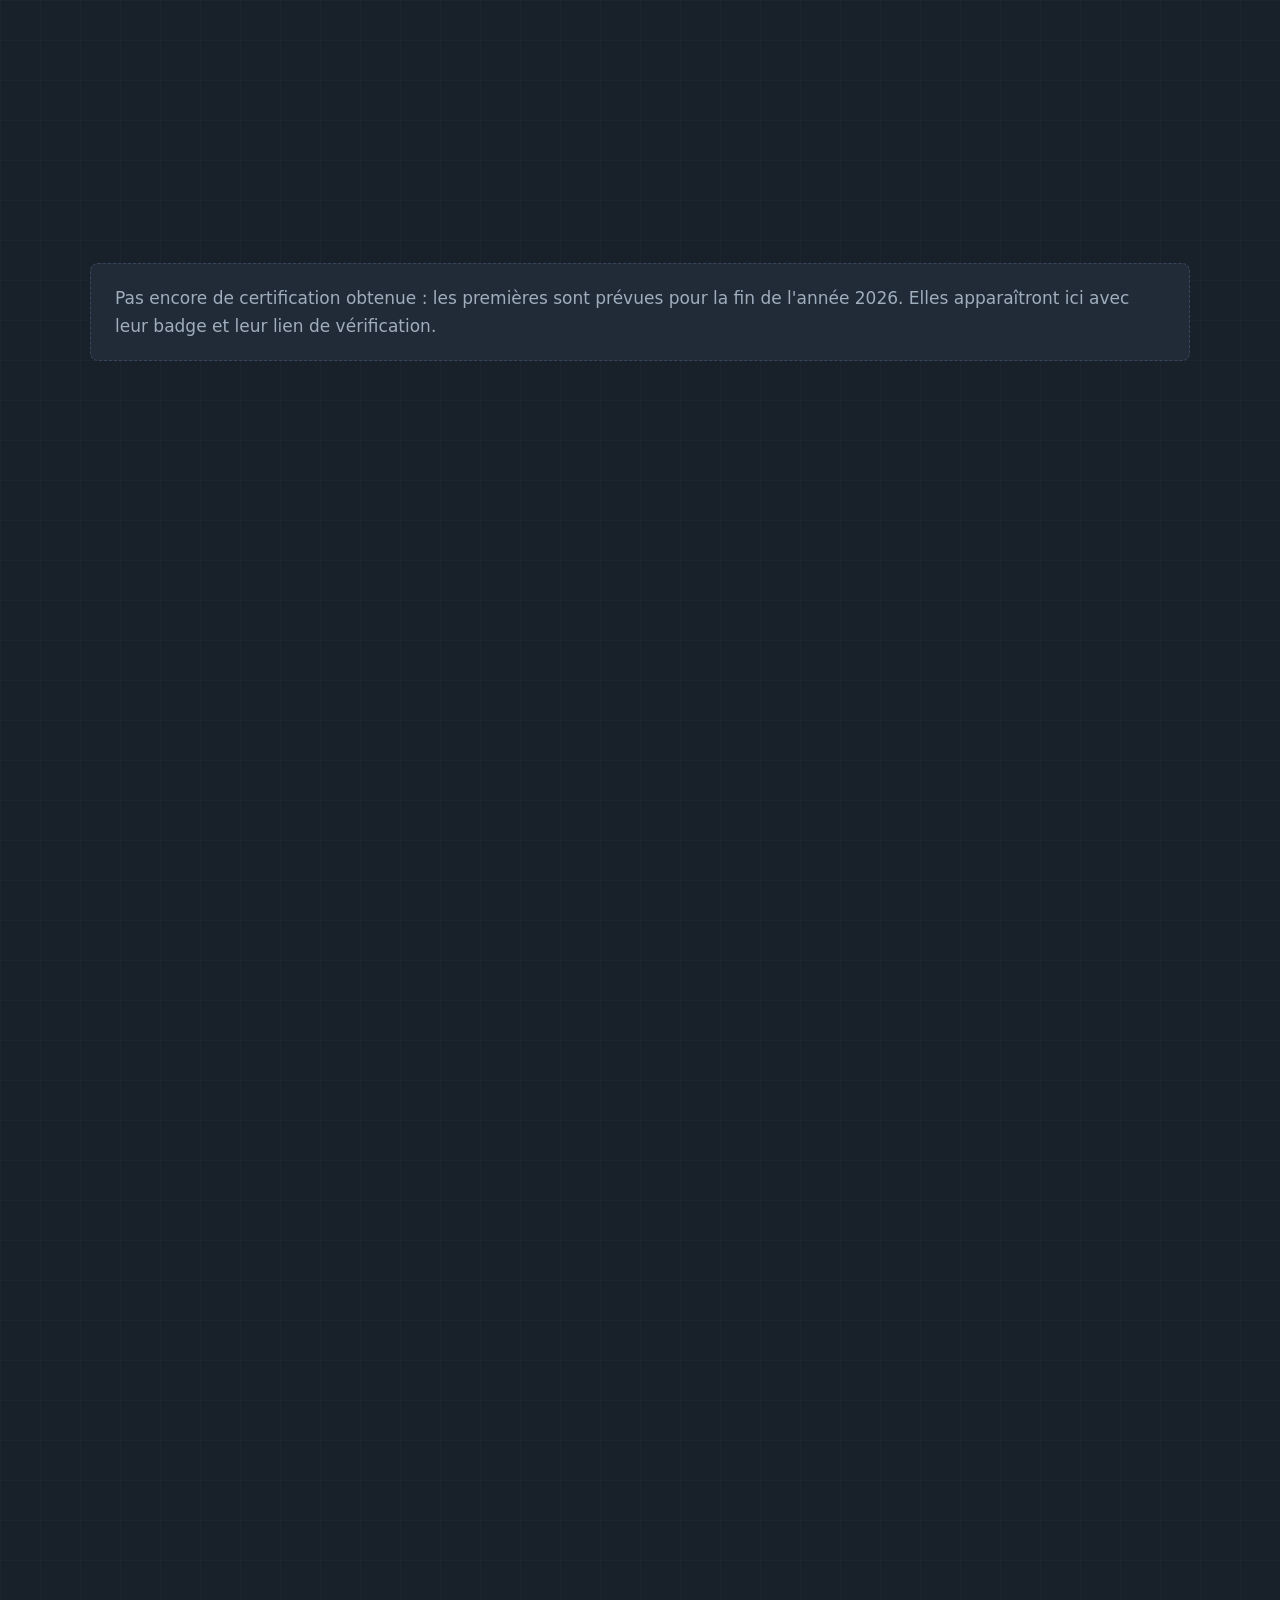
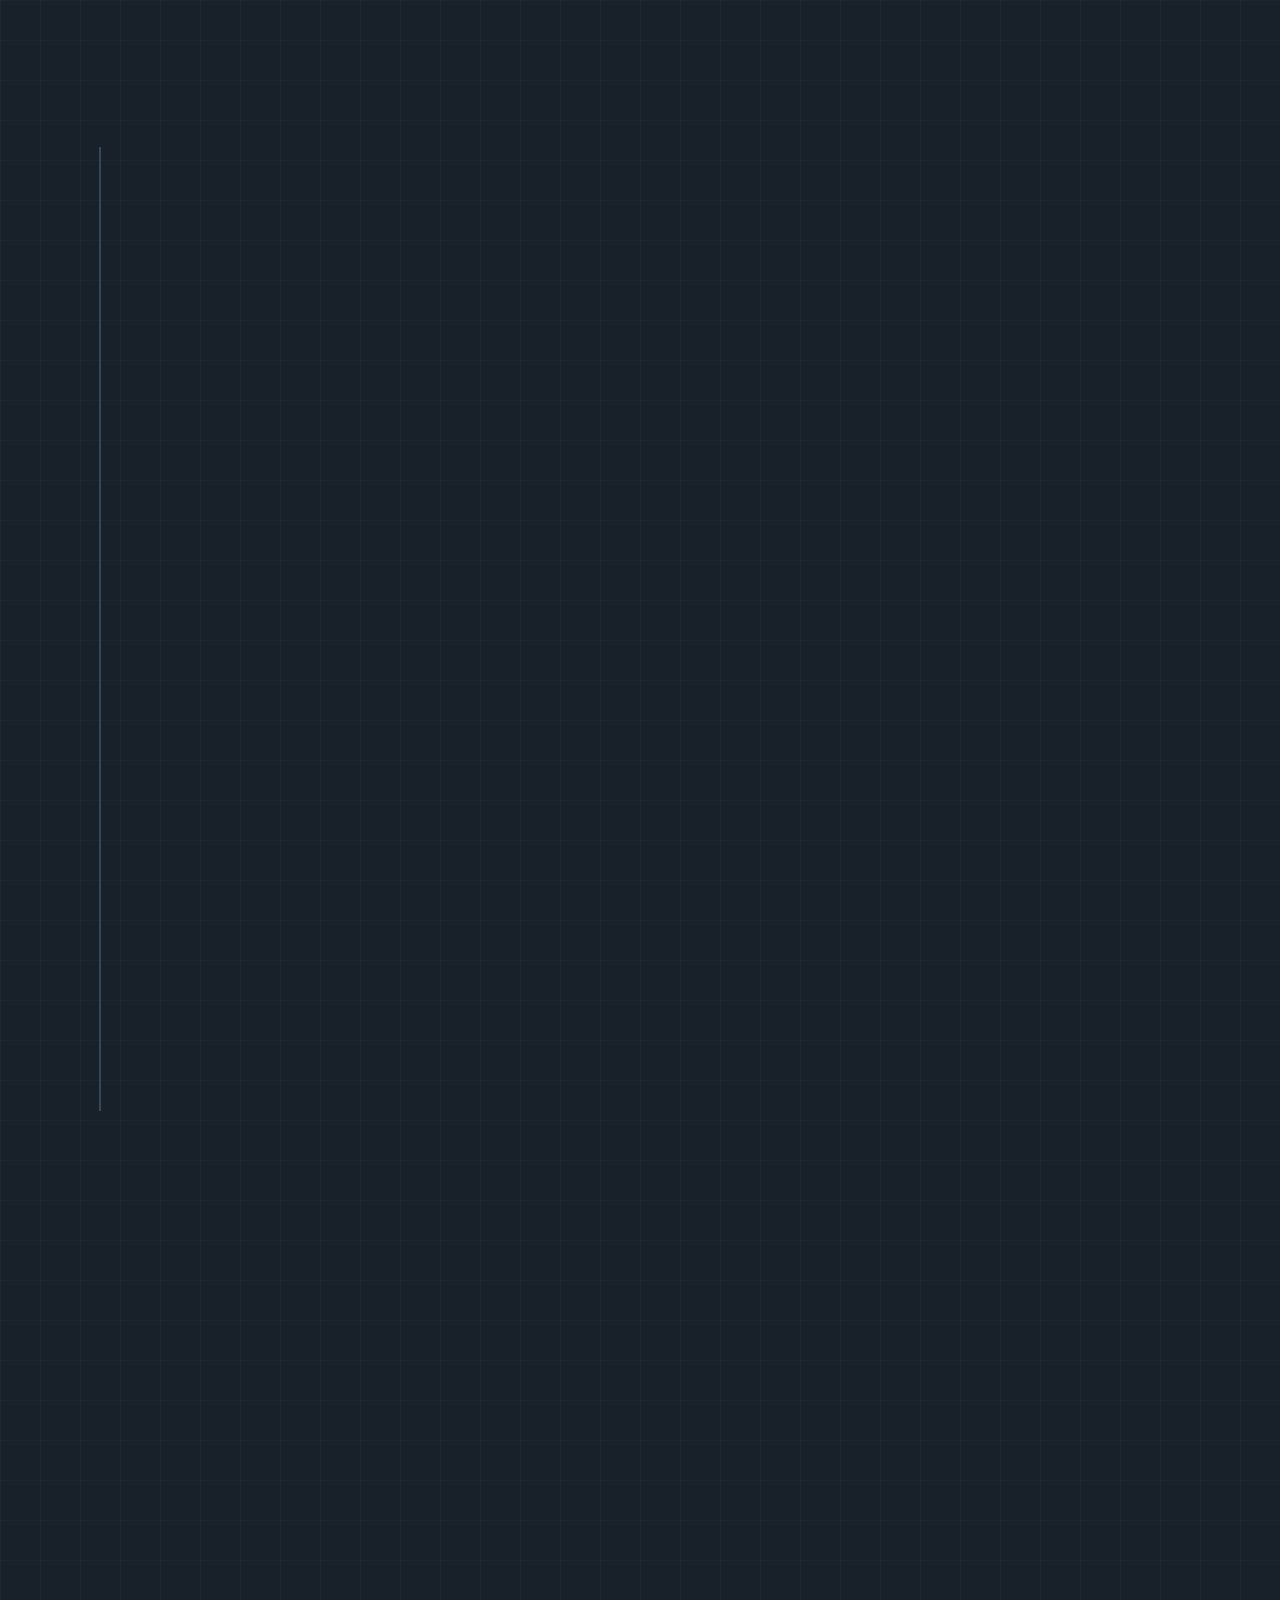
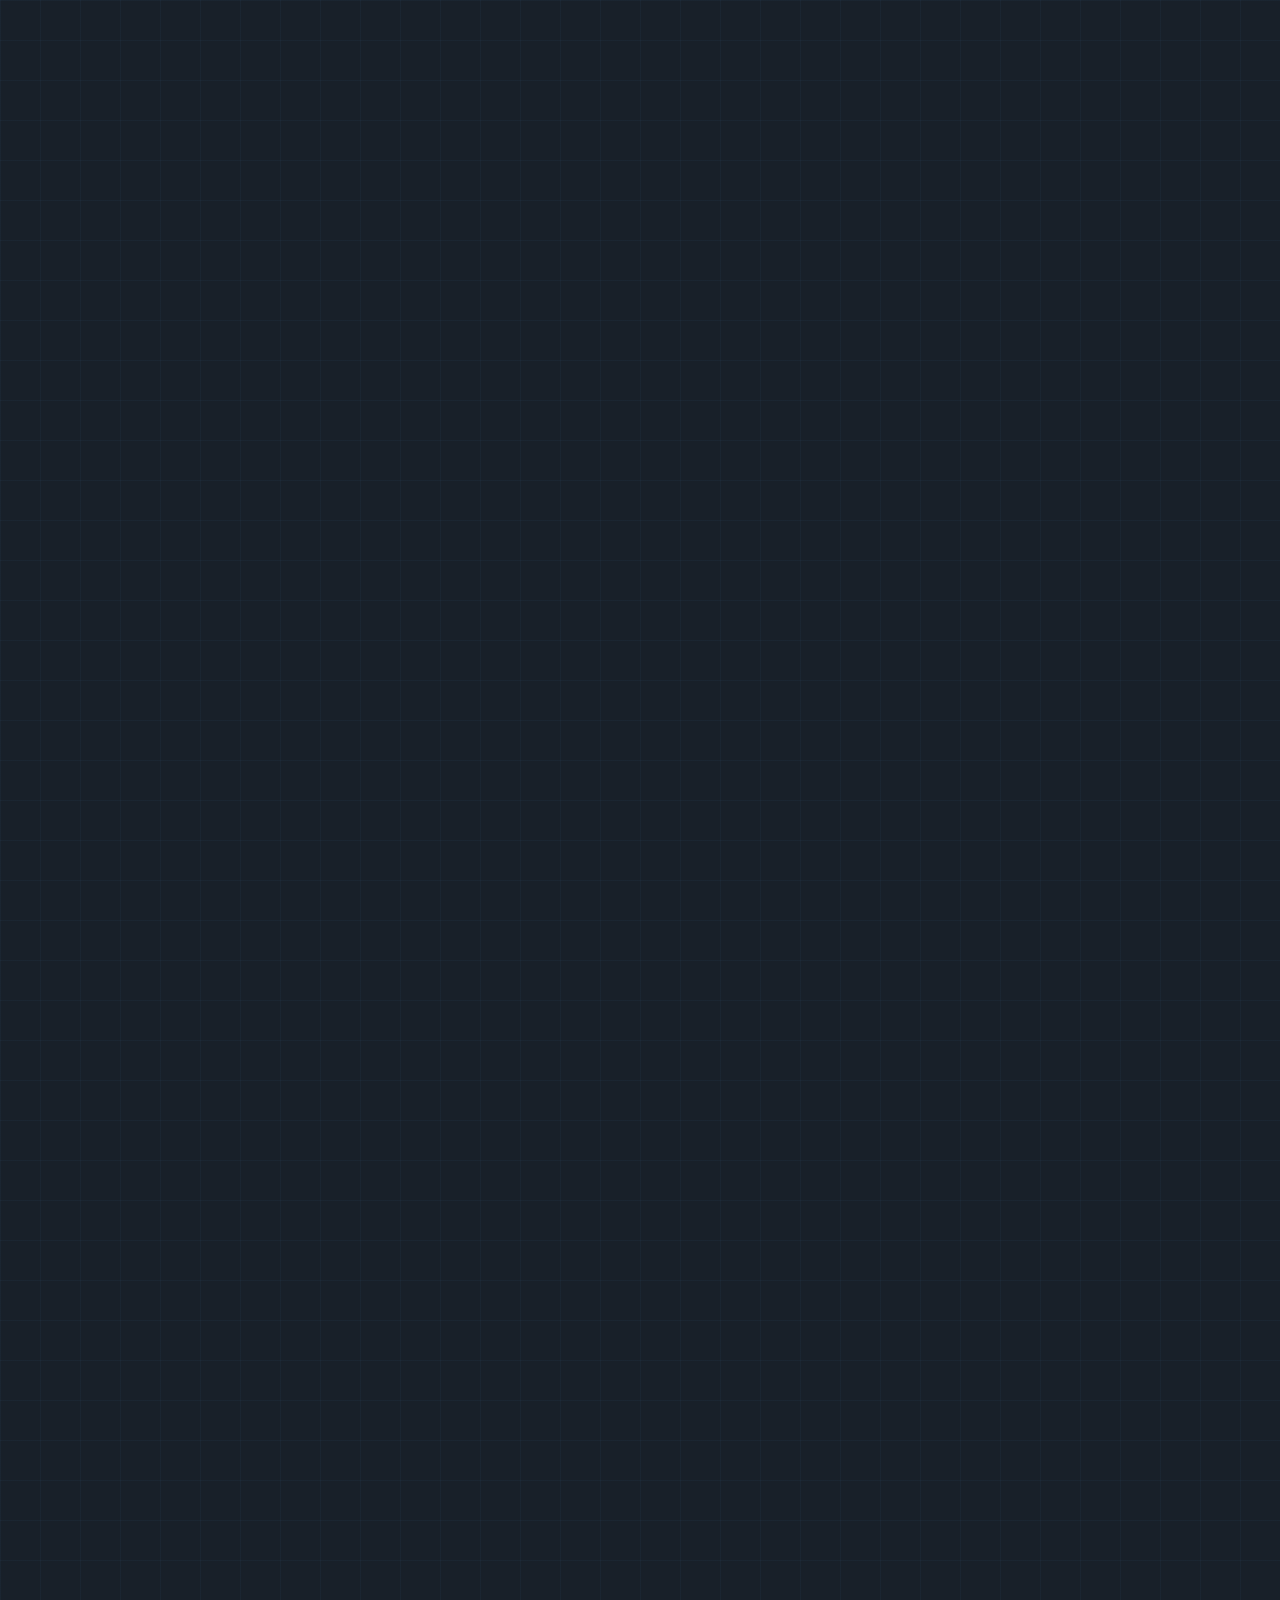
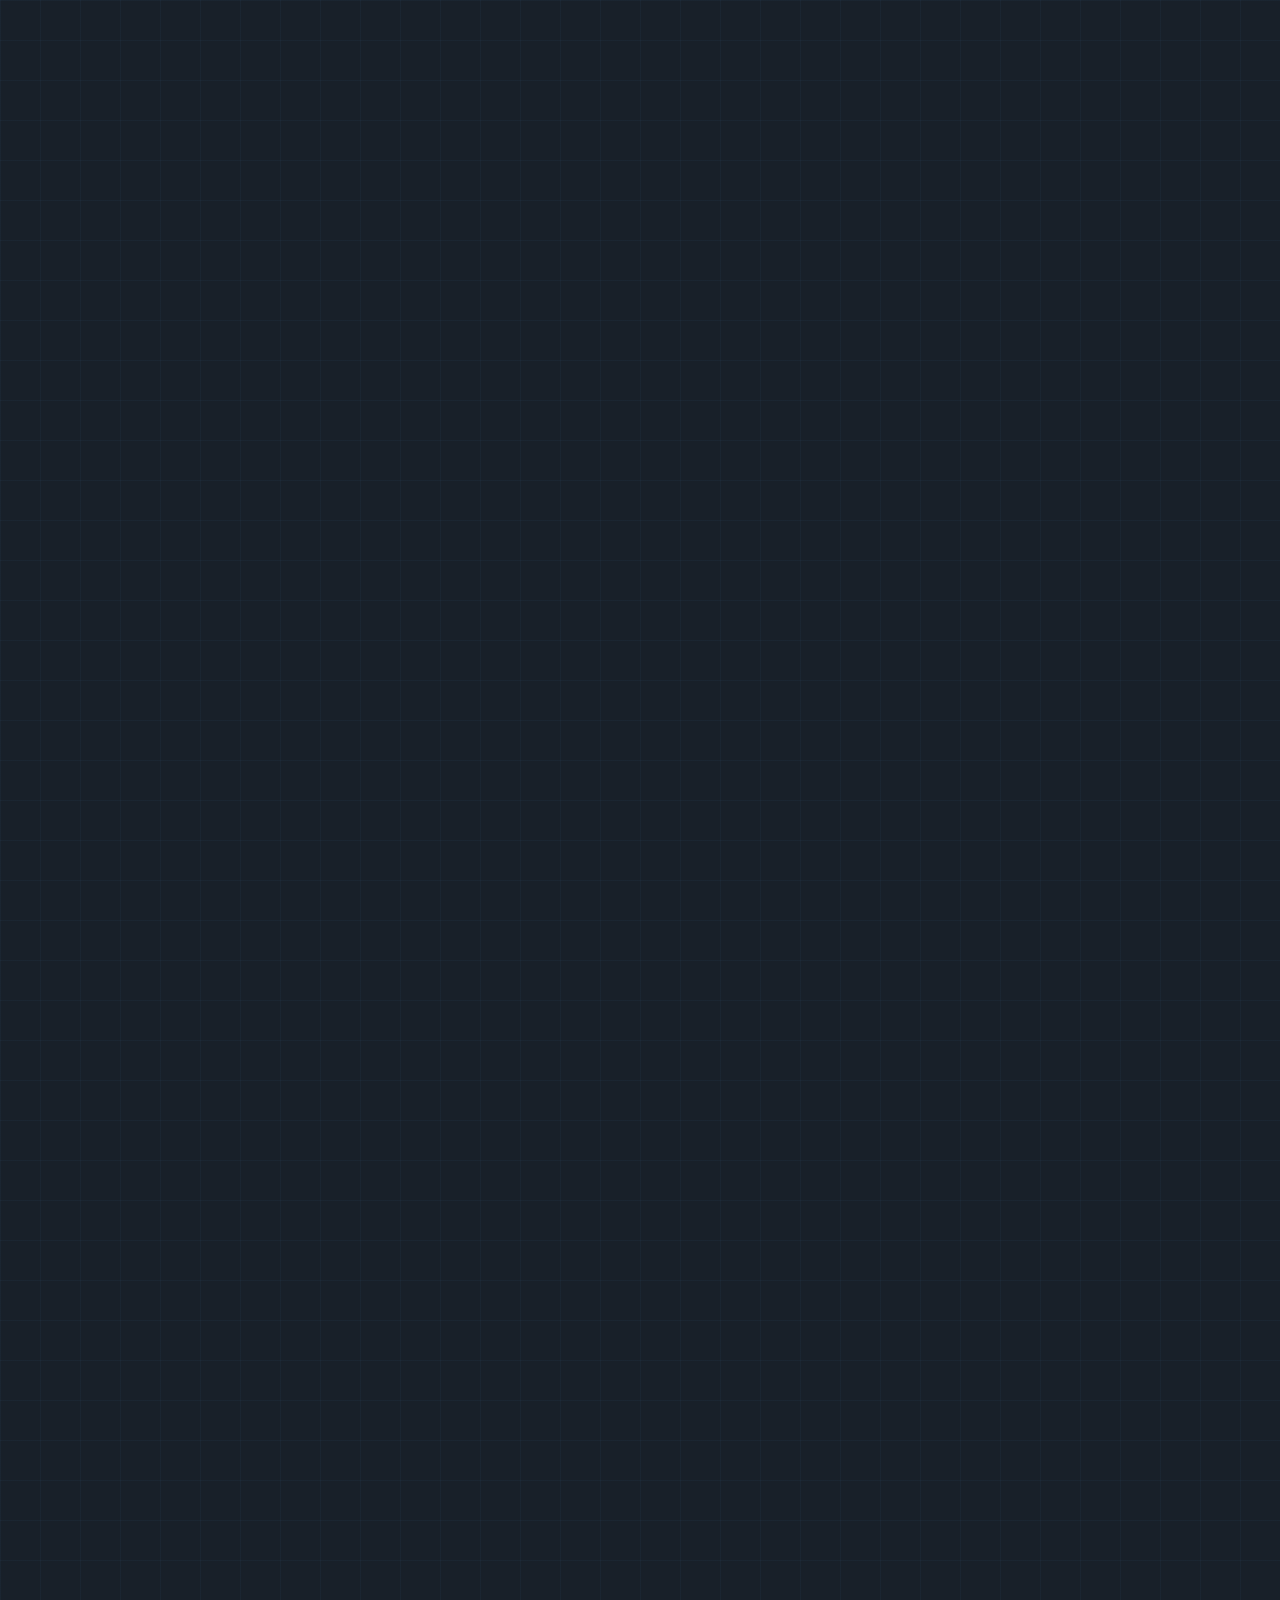
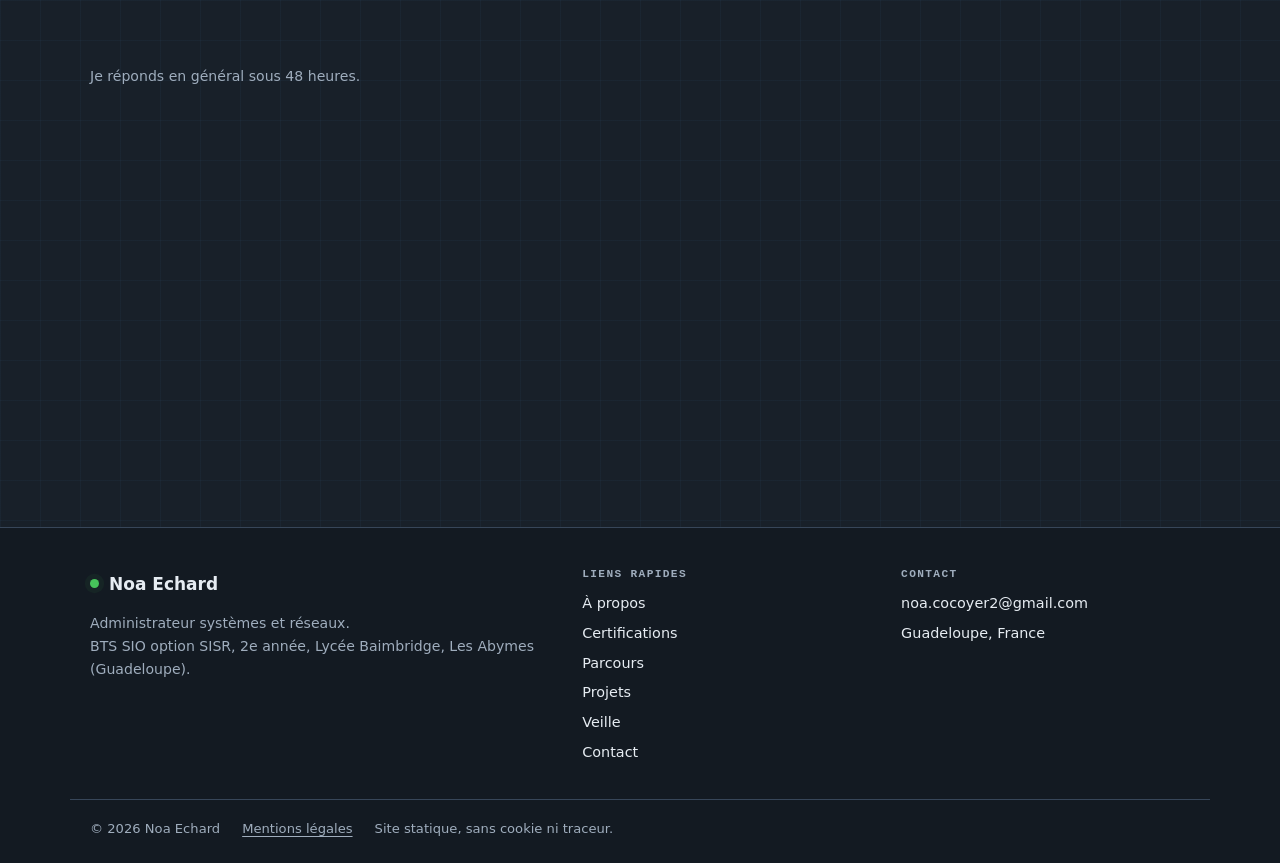
<file: contact.html>
<!doctype html>
<html lang="fr"><head><meta charset="utf-8"><title>Redirection</title>
<meta http-equiv="refresh" content="0; url=index.html#contact"><link rel="canonical" href="index.html#contact"></head>
<body><p><a href="index.html#contact">Cette page a été déplacée : continuer</a></p></body></html>
</file>
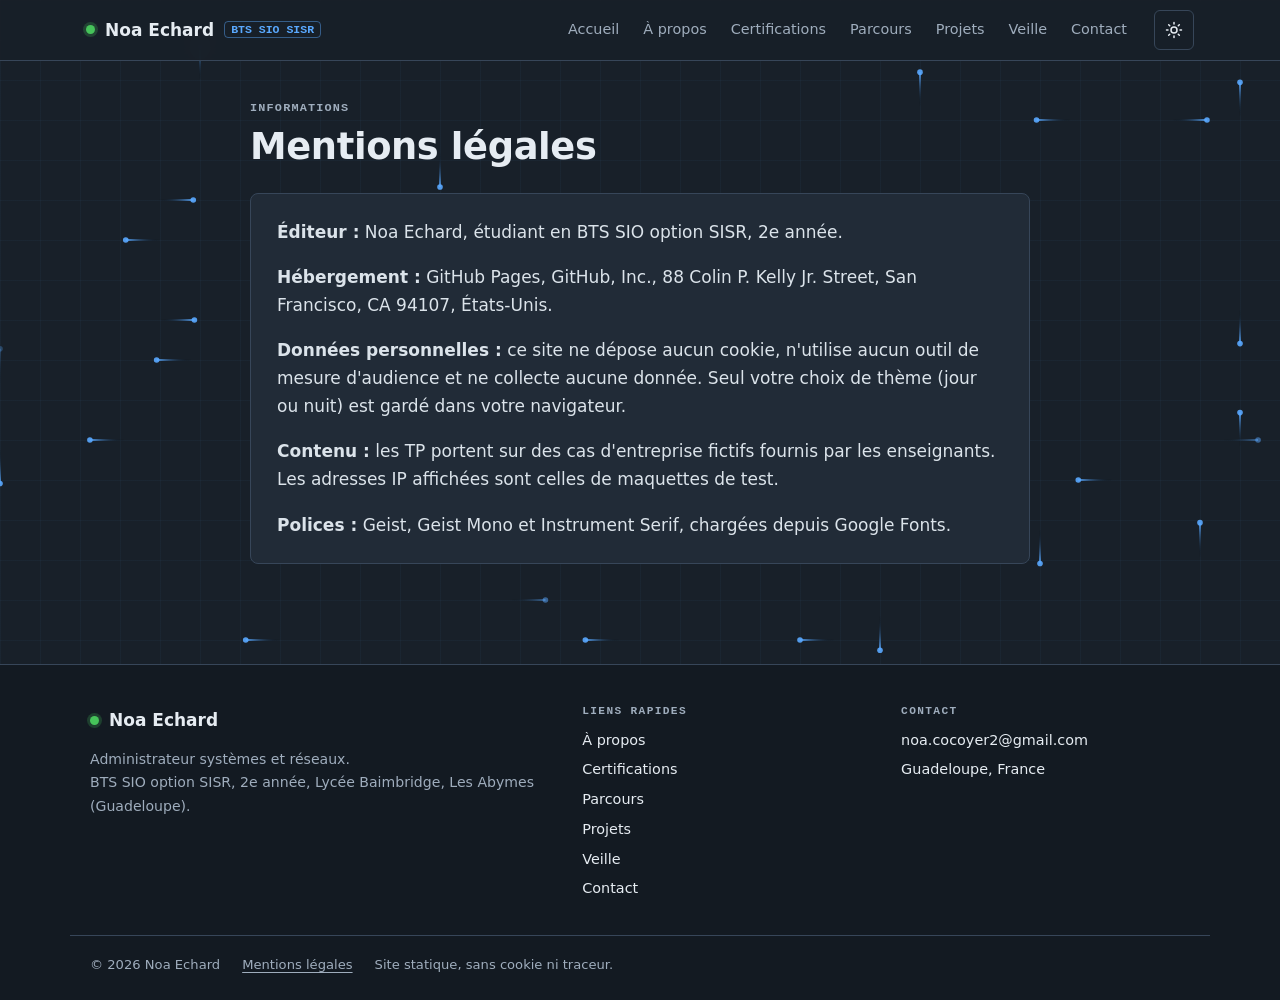
<file: mentions-legales.html>
<!doctype html>
<html lang="fr">
<head>
  <meta charset="utf-8">
  <meta name="viewport" content="width=device-width, initial-scale=1">
  <meta name="theme-color" content="#182029">
  <link rel="icon" href="favicon.svg" type="image/svg+xml">
  <link rel="stylesheet" href="assets/css/style.css?v=26">
  <script>try{if(localStorage.getItem("theme")==="light")document.documentElement.setAttribute("data-theme","light")}catch(e){}</script>
  <title>Mentions légales — Noa Echard</title>
  <meta name="description" content="Mentions légales du portfolio de Noa Echard.">
  <meta property="og:title" content="Mentions légales — Noa Echard">
  <meta property="og:description" content="Mentions légales du portfolio de Noa Echard.">
  <meta property="og:type" content="profile">
  <meta property="og:locale" content="fr_FR">
</head>
<body data-page="mentions">
  <div id="app"></div>
  <noscript><p style="padding:24px">Ce site utilise JavaScript pour afficher son contenu.</p></noscript>
  <script src="assets/js/data.js?v=26"></script>
  <script src="assets/js/app.js?v=26"></script>
</body>
</html>
</file>
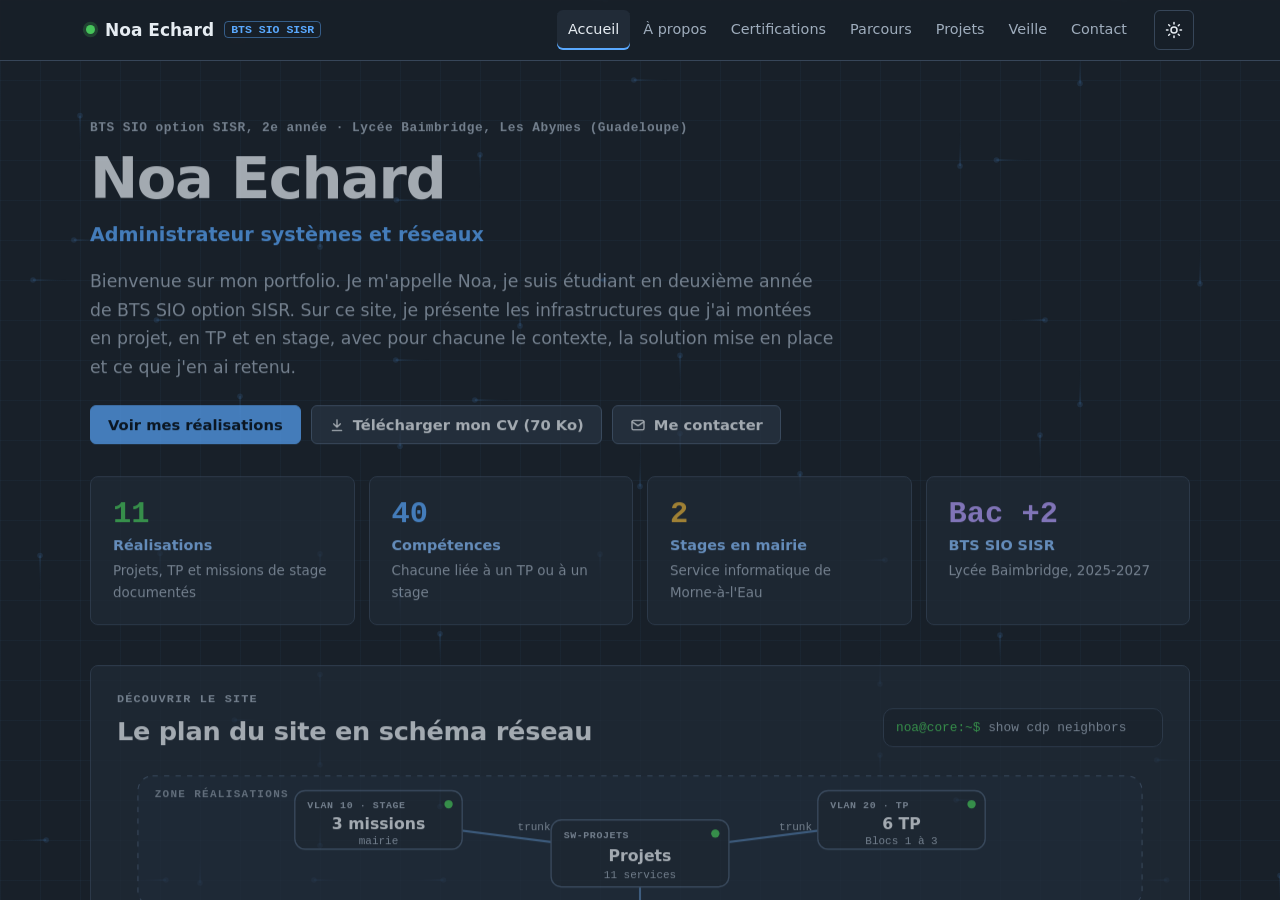
<file: parcours.html>
<!doctype html>
<html lang="fr"><head><meta charset="utf-8"><title>Redirection</title>
<meta http-equiv="refresh" content="0; url=index.html#parcours"><link rel="canonical" href="index.html#parcours"></head>
<body><p><a href="index.html#parcours">Cette page a été déplacée : continuer</a></p></body></html>
</file>
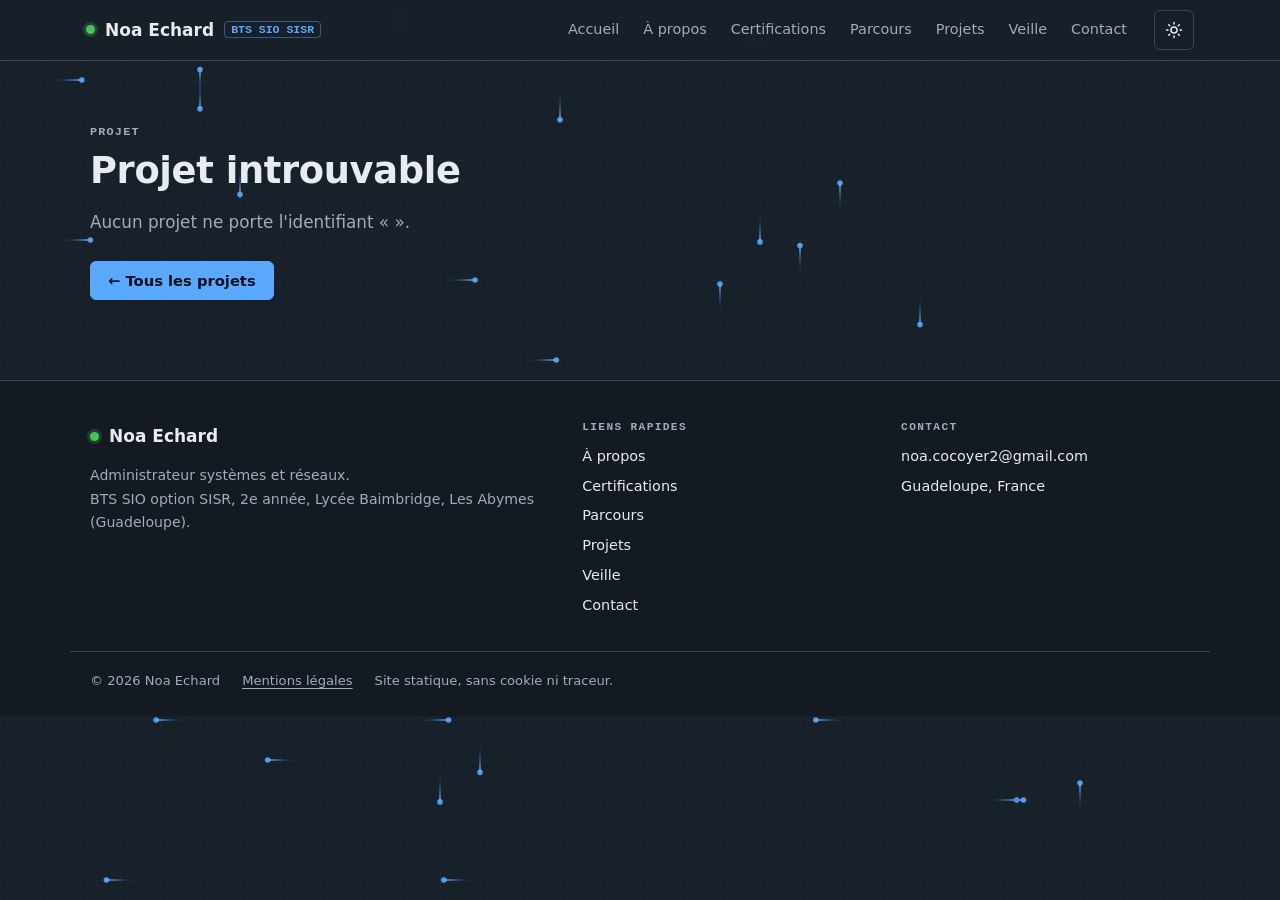
<file: realisation.html>
<!doctype html>
<html lang="fr">
<head>
  <meta charset="utf-8">
  <meta name="viewport" content="width=device-width, initial-scale=1">
  <meta name="theme-color" content="#182029">
  <link rel="icon" href="favicon.svg" type="image/svg+xml">
  <link rel="stylesheet" href="assets/css/style.css?v=26">
  <script>try{if(localStorage.getItem("theme")==="light")document.documentElement.setAttribute("data-theme","light")}catch(e){}</script>
  <title>Projet — Noa Echard</title>
  <meta name="description" content="Fiche projet de Noa Echard : contexte, étapes, schéma, bilan.">
  <meta property="og:title" content="Projet — Noa Echard">
  <meta property="og:description" content="Fiche projet de Noa Echard : contexte, étapes, schéma, bilan.">
  <meta property="og:type" content="profile">
  <meta property="og:locale" content="fr_FR">
</head>
<body data-page="realisation">
  <div id="app"></div>
  <noscript><p style="padding:24px">Ce site utilise JavaScript pour afficher son contenu.</p></noscript>
  <script src="assets/js/data.js?v=26"></script>
  <script src="assets/js/app.js?v=26"></script>
</body>
</html>
</file>
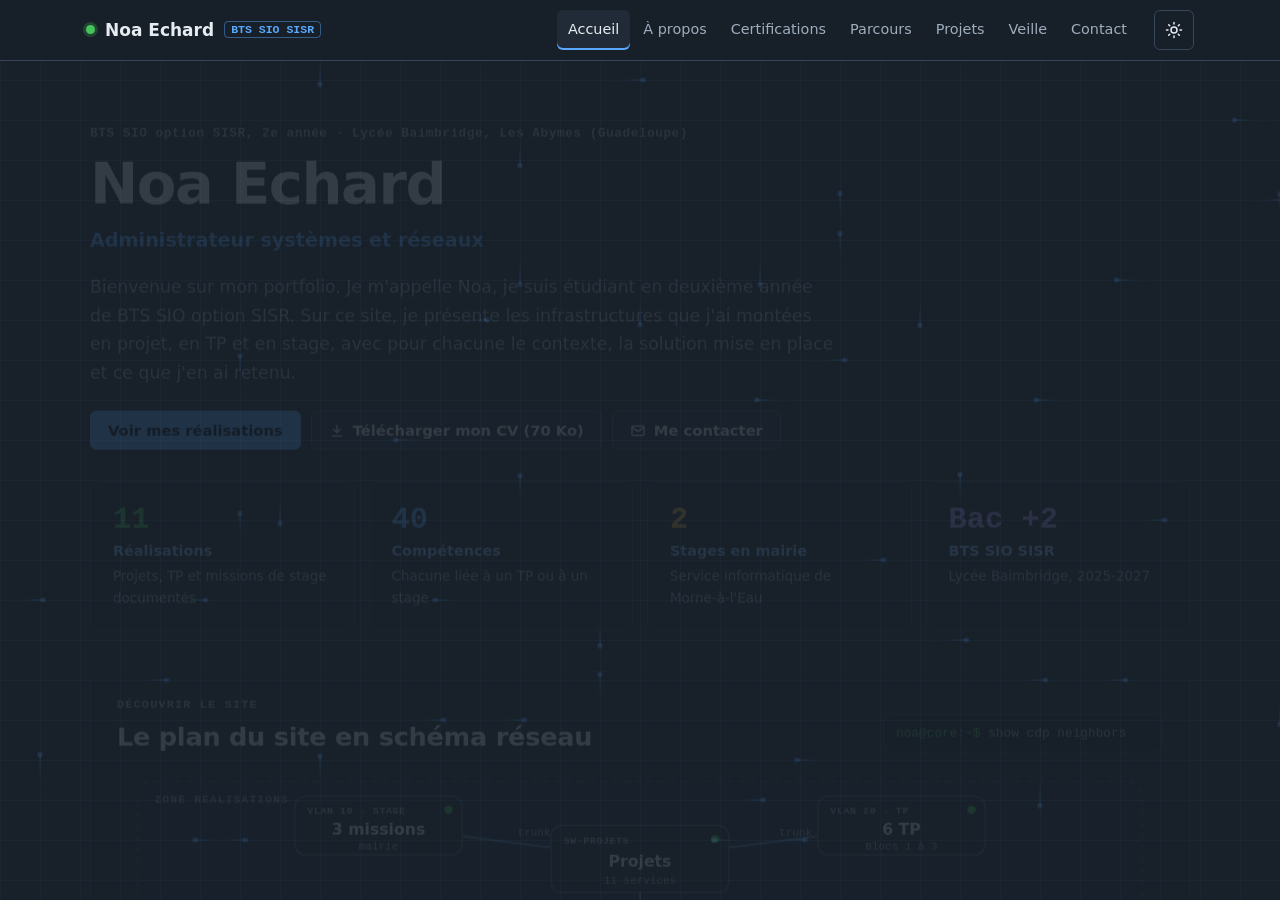
<file: realisations.html>
<!doctype html>
<html lang="fr"><head><meta charset="utf-8"><title>Redirection</title>
<meta http-equiv="refresh" content="0; url=index.html#projets"><link rel="canonical" href="index.html#projets"></head>
<body><p><a href="index.html#projets">Cette page a été déplacée : continuer</a></p></body></html>
</file>
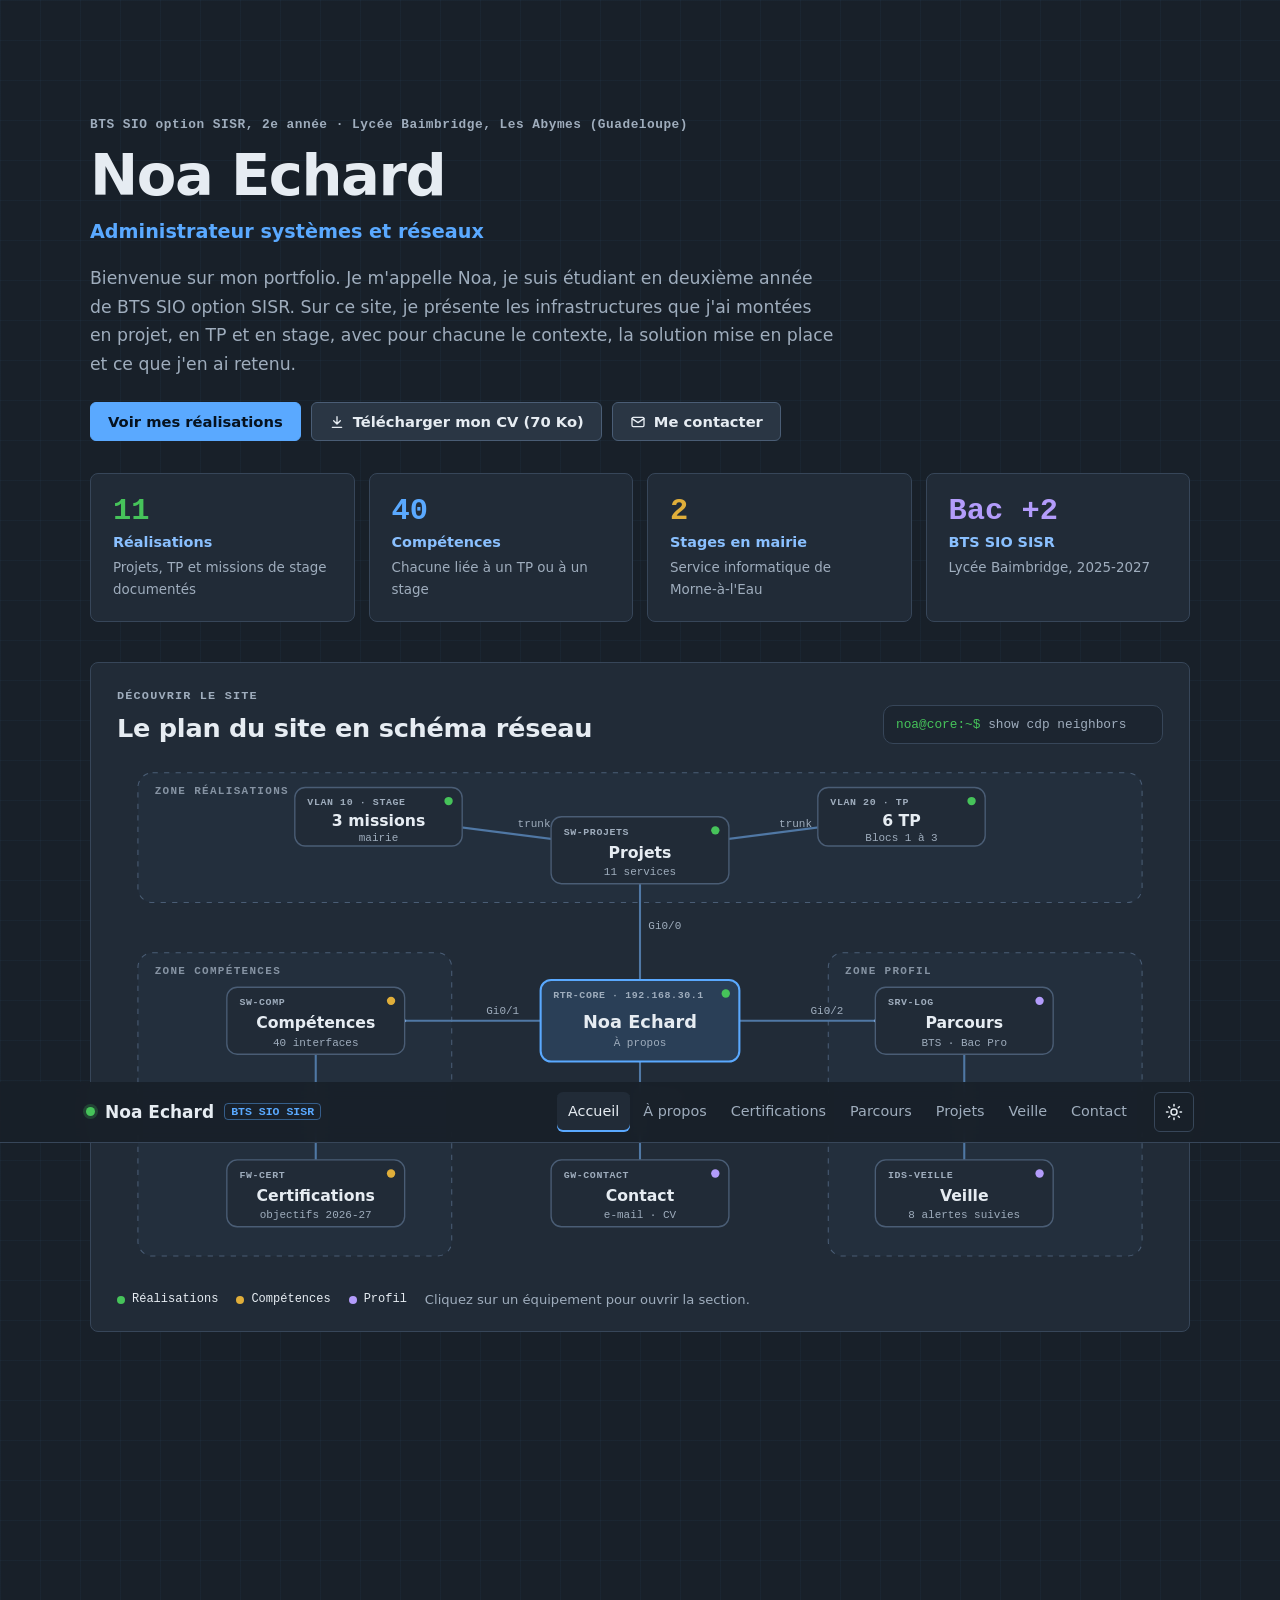
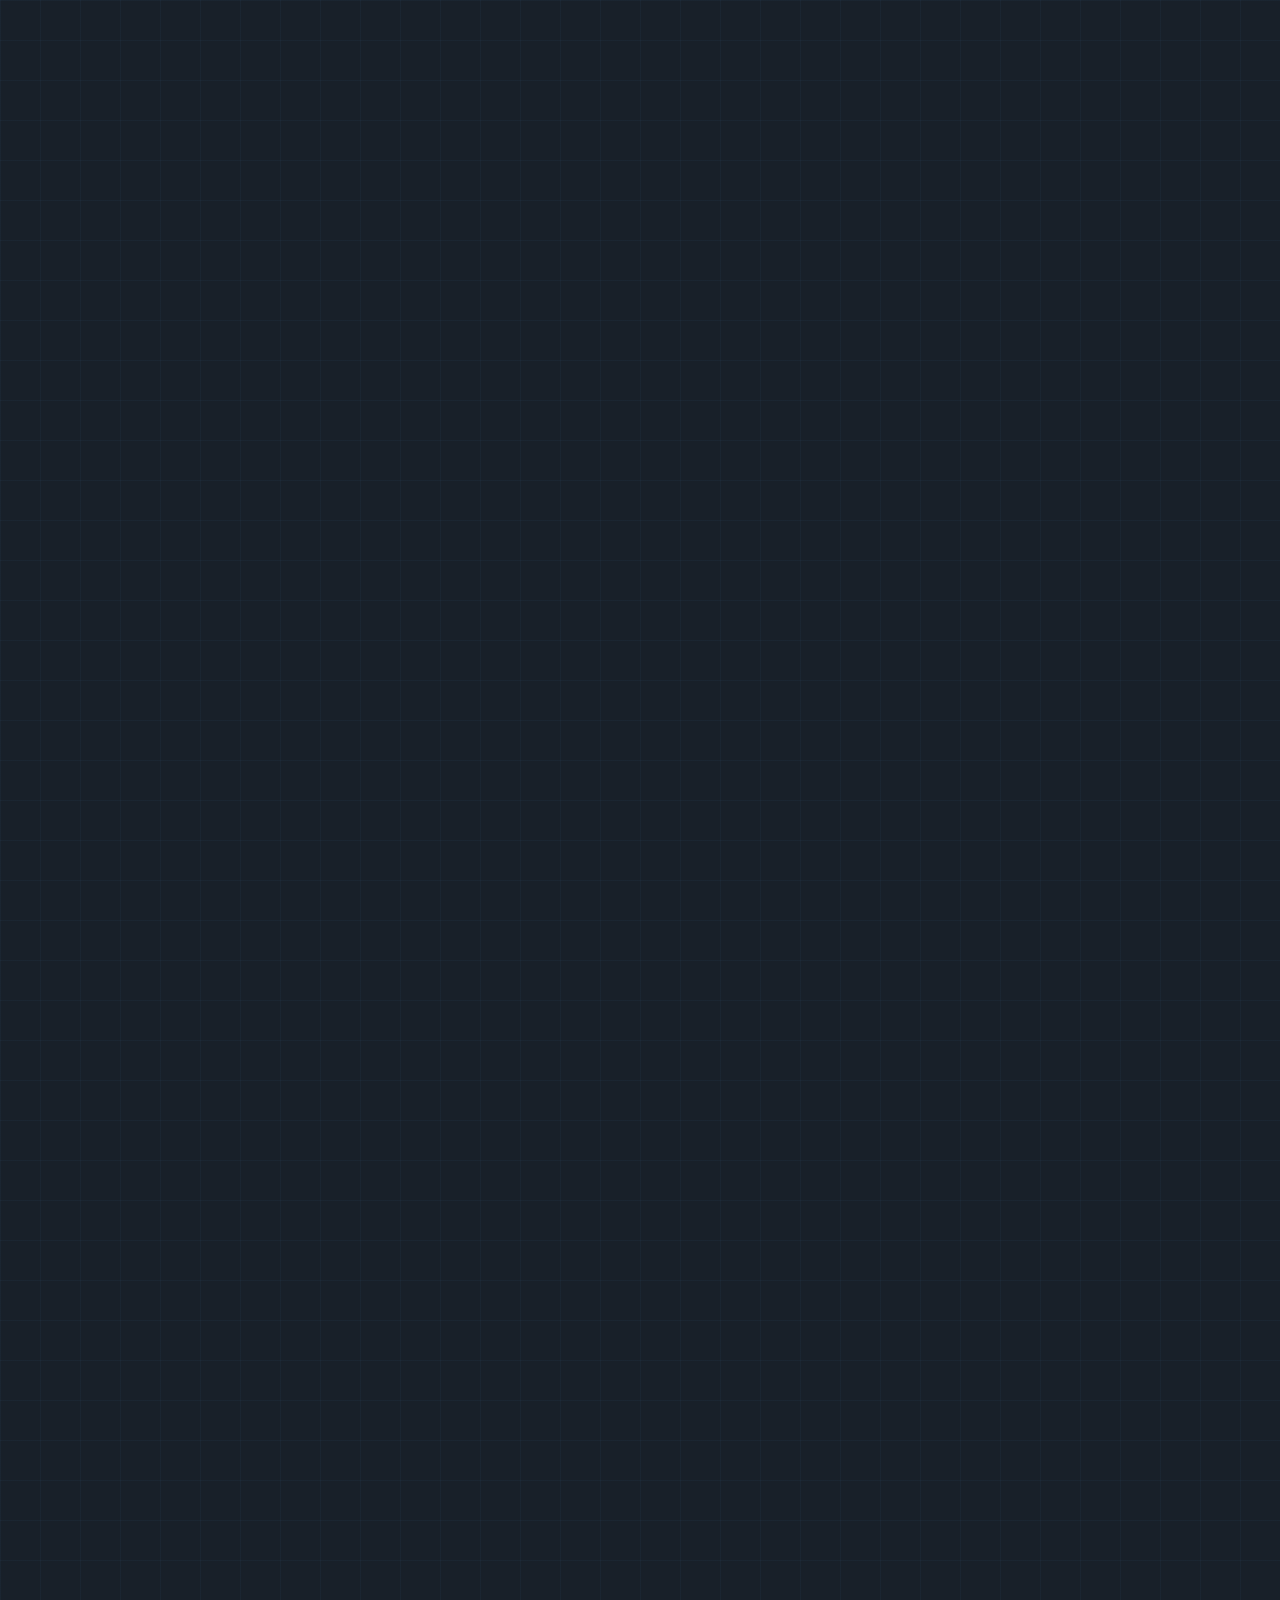
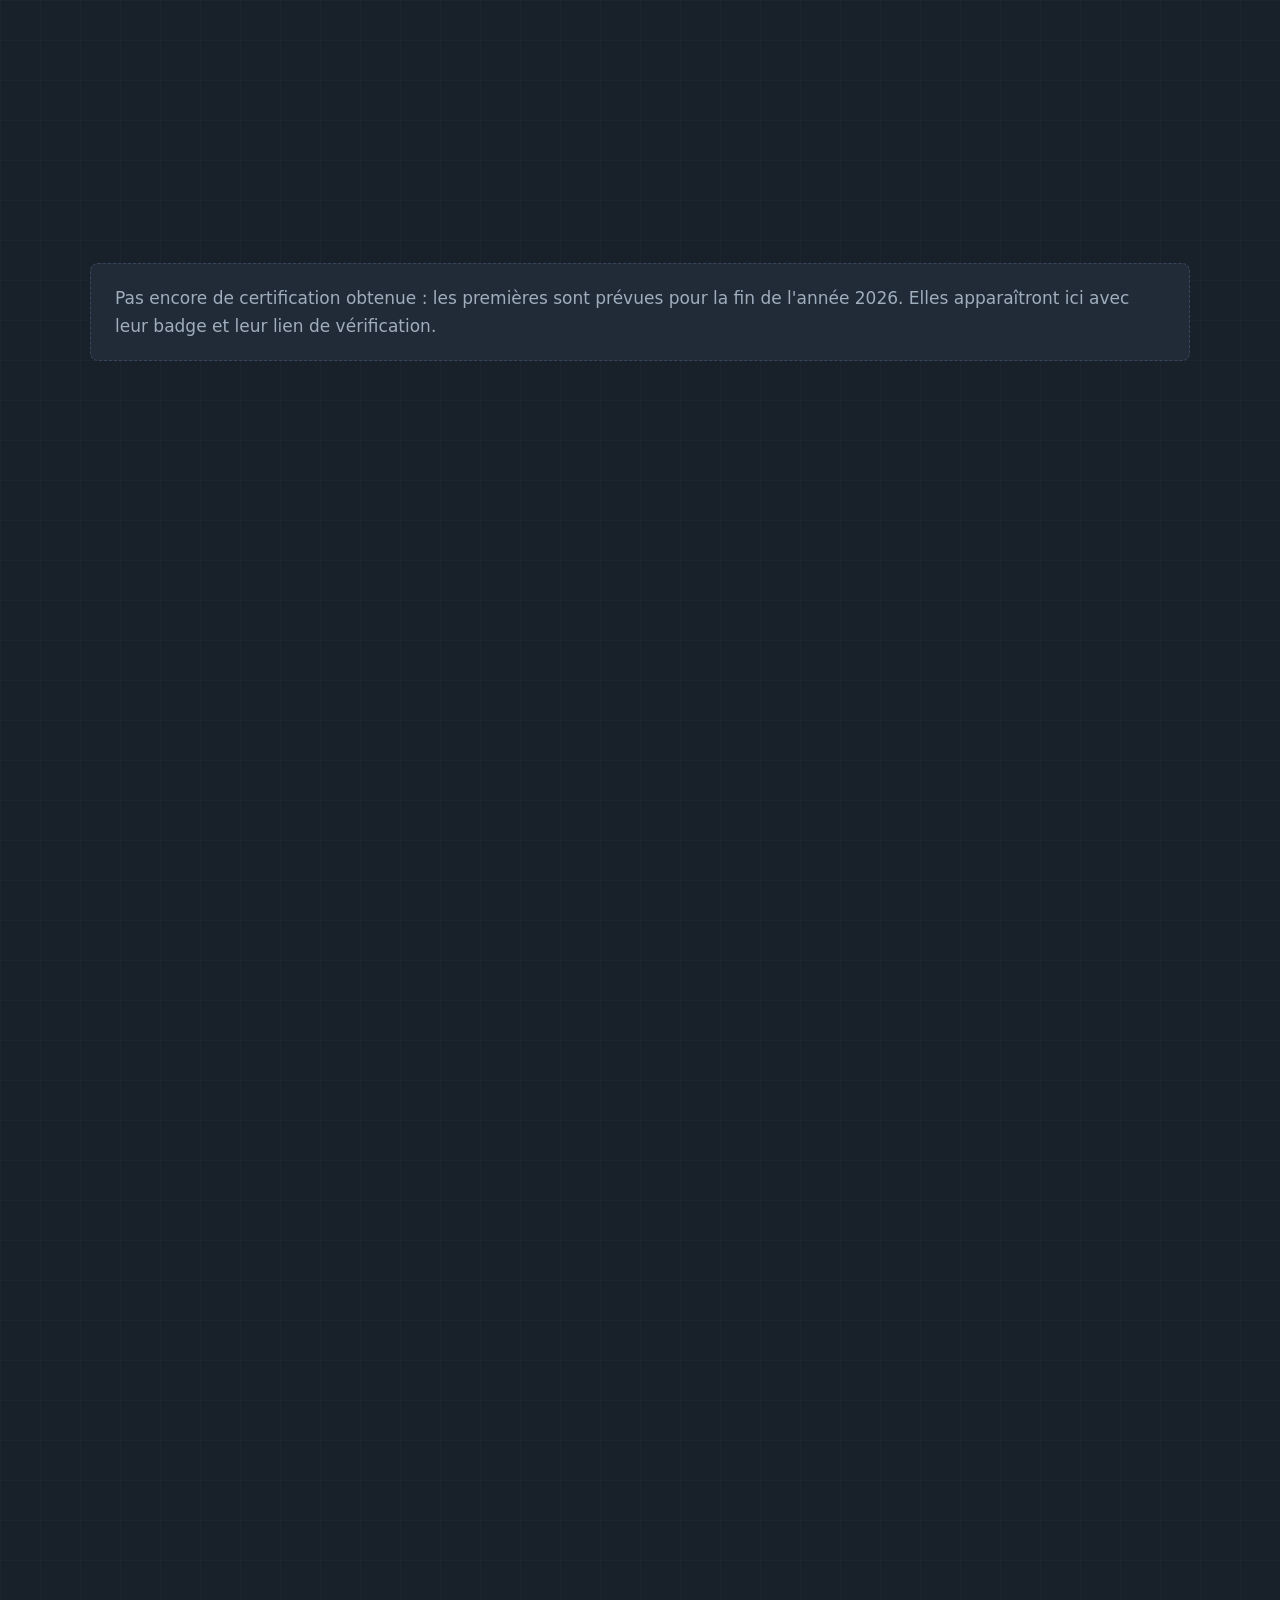
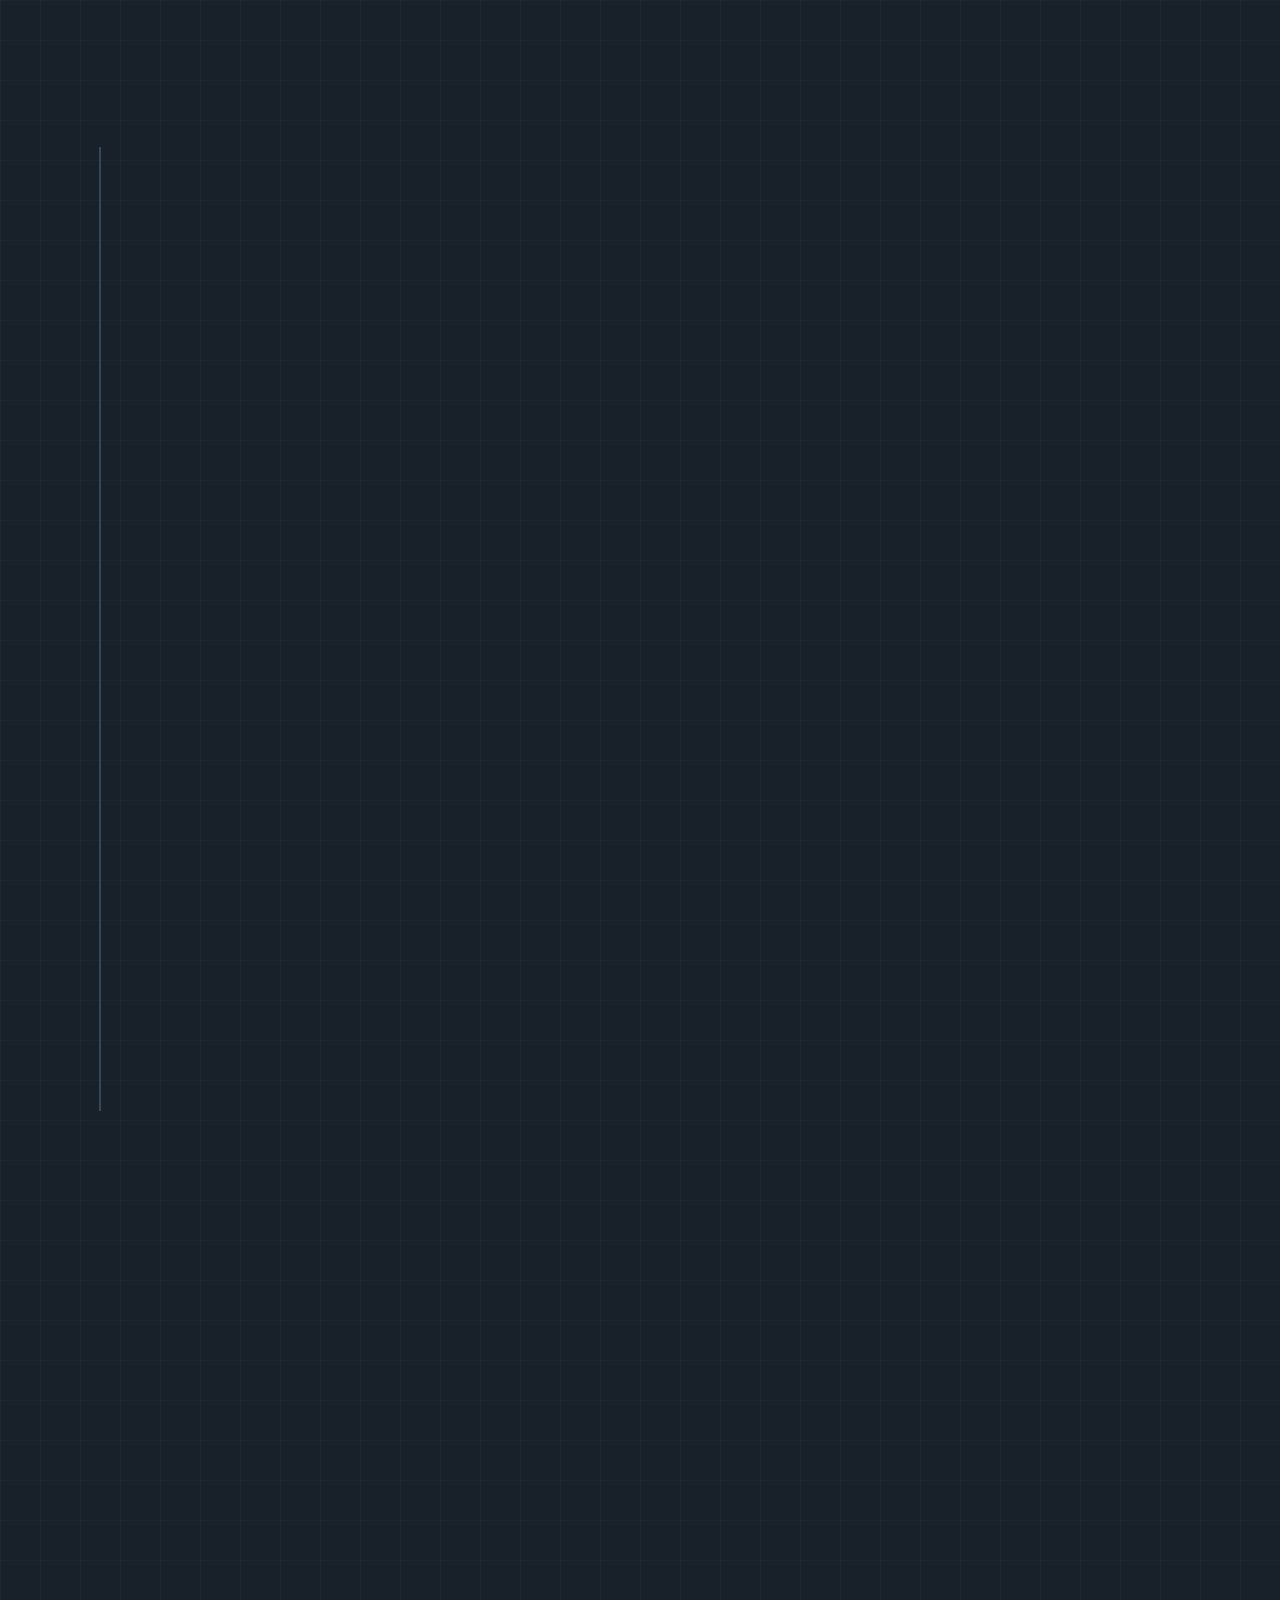
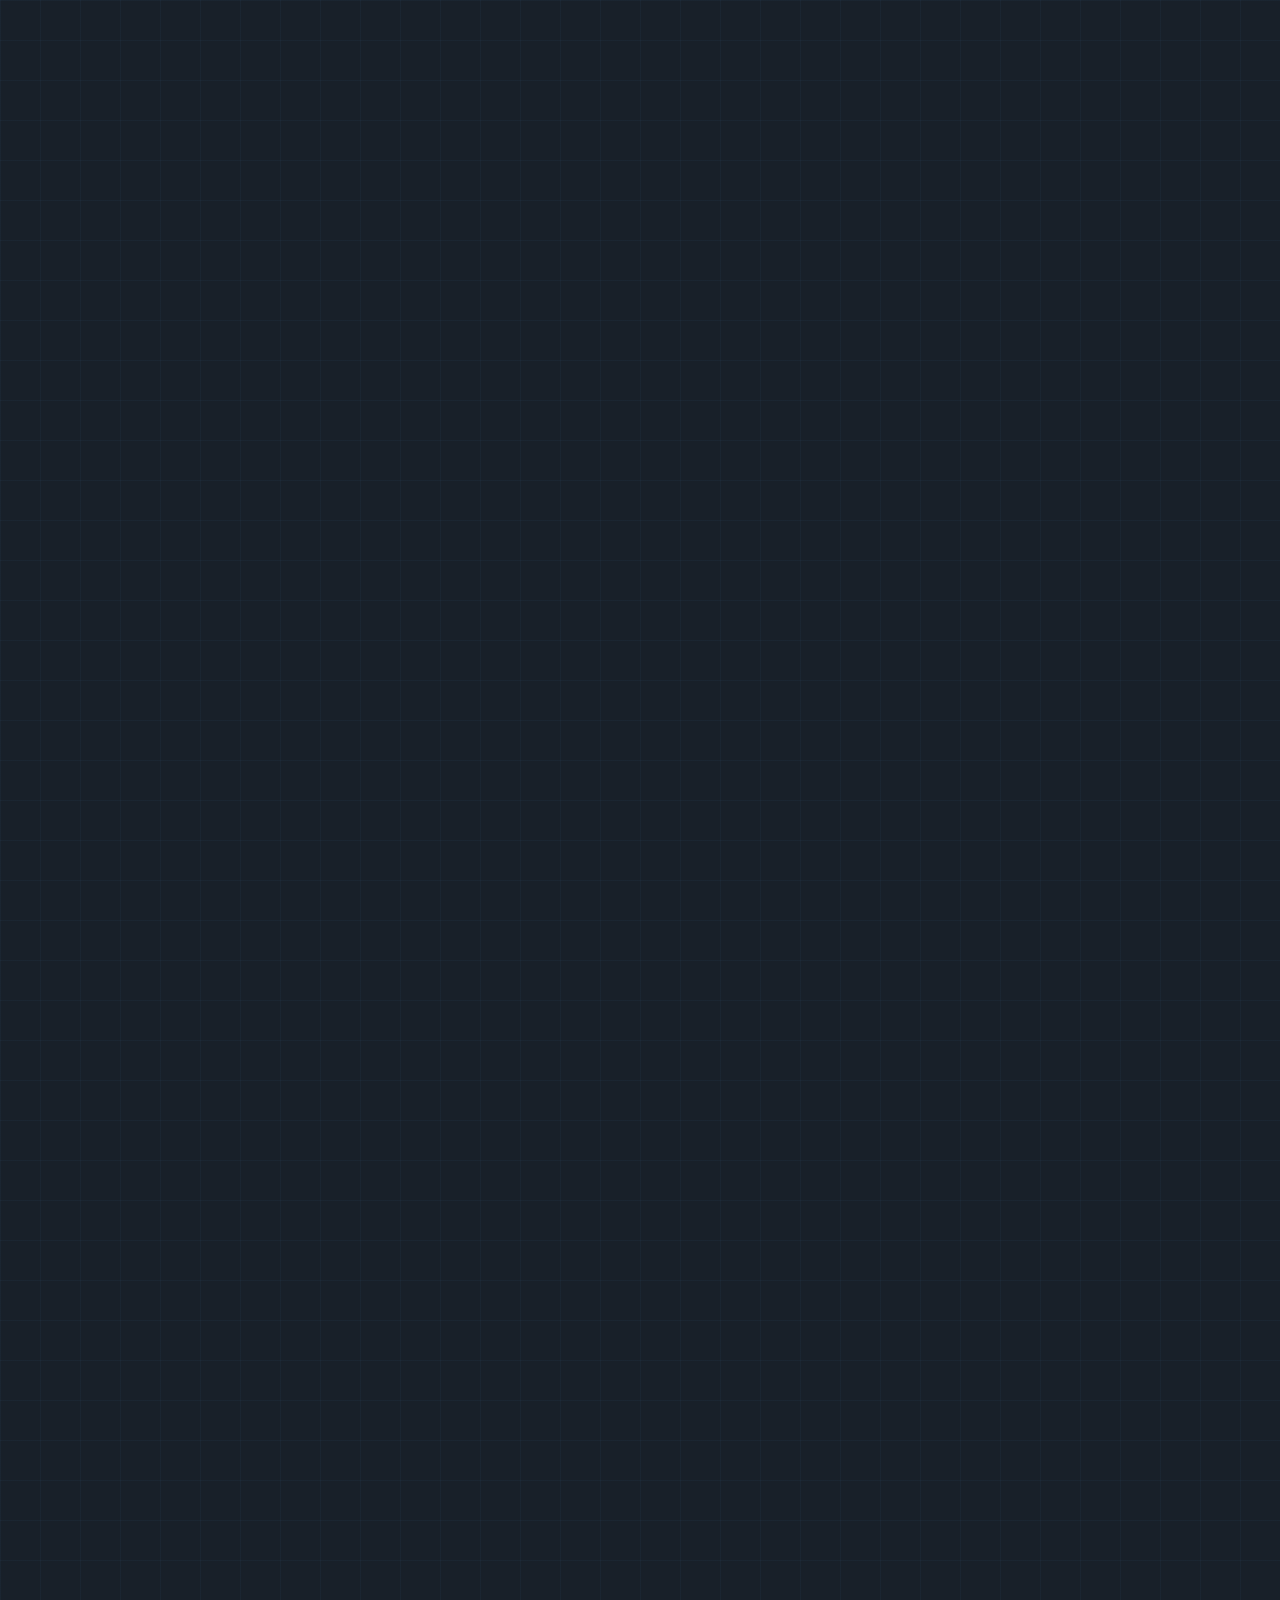
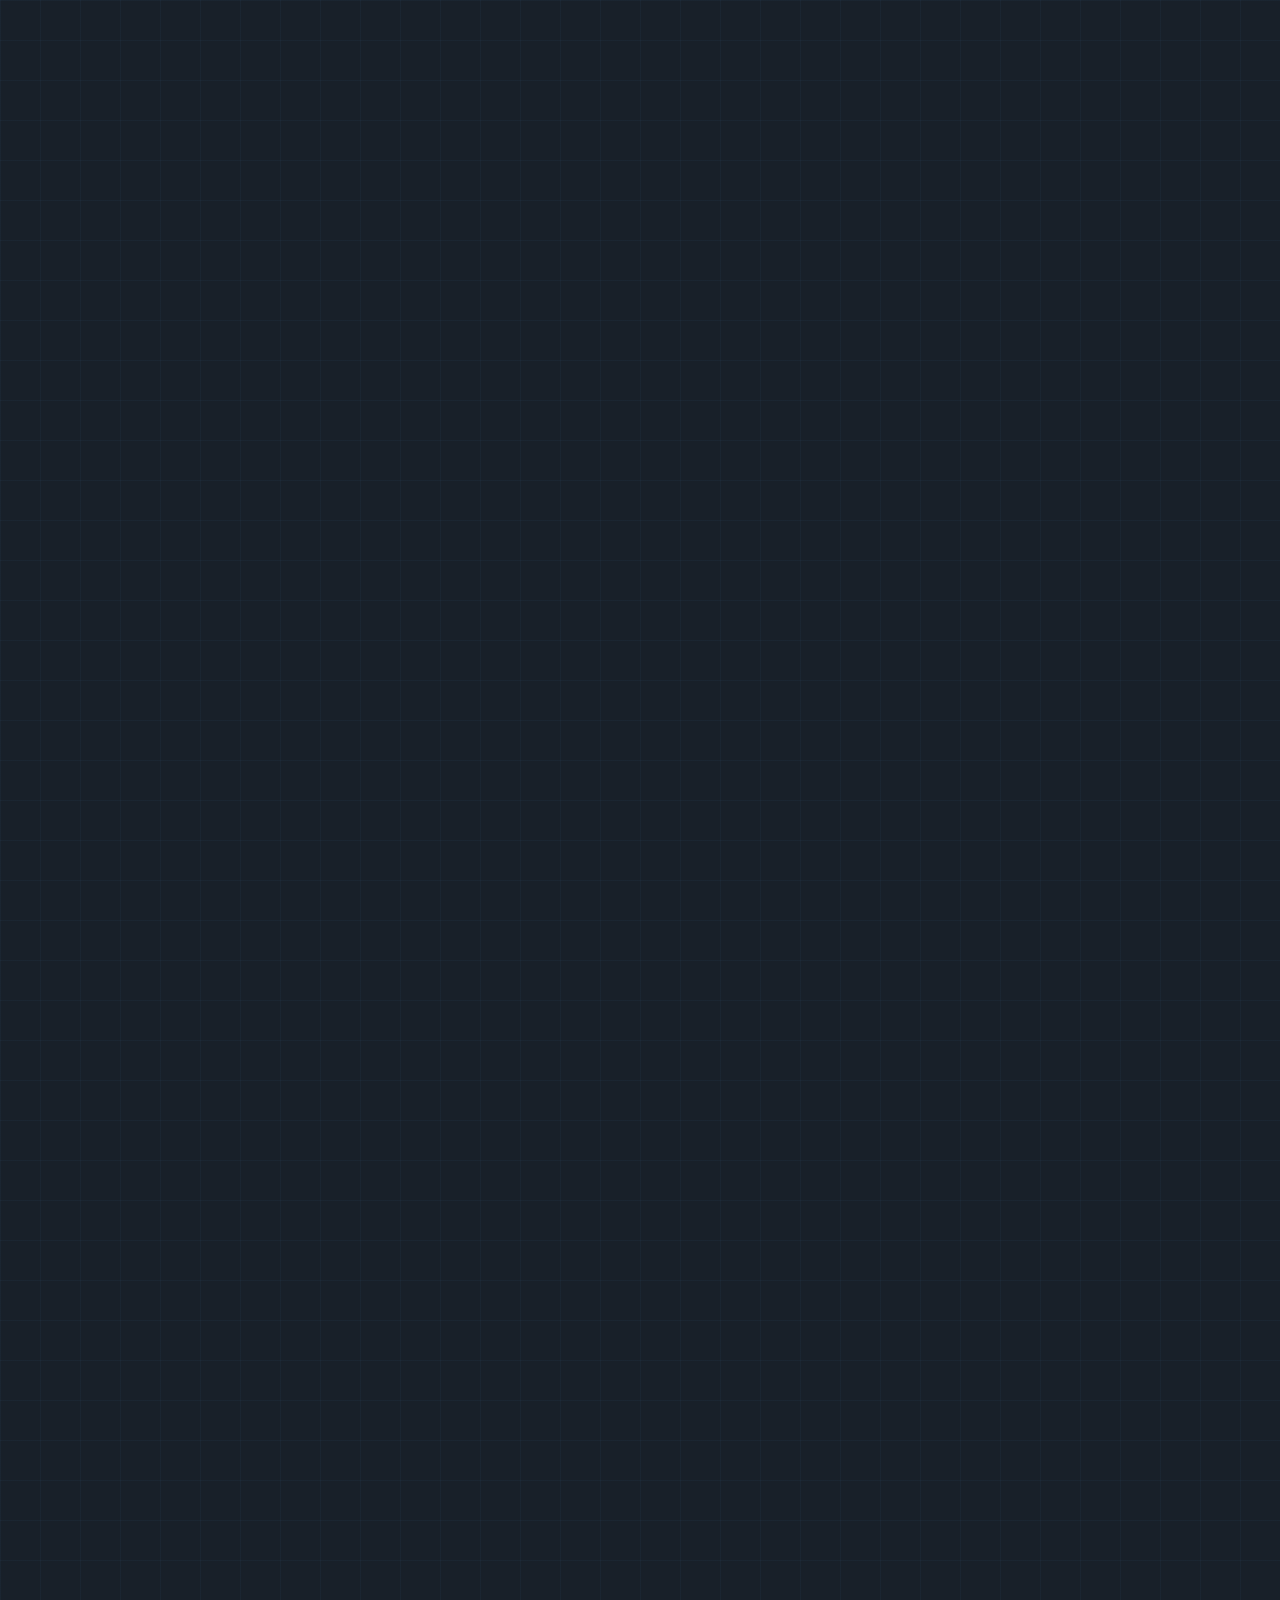
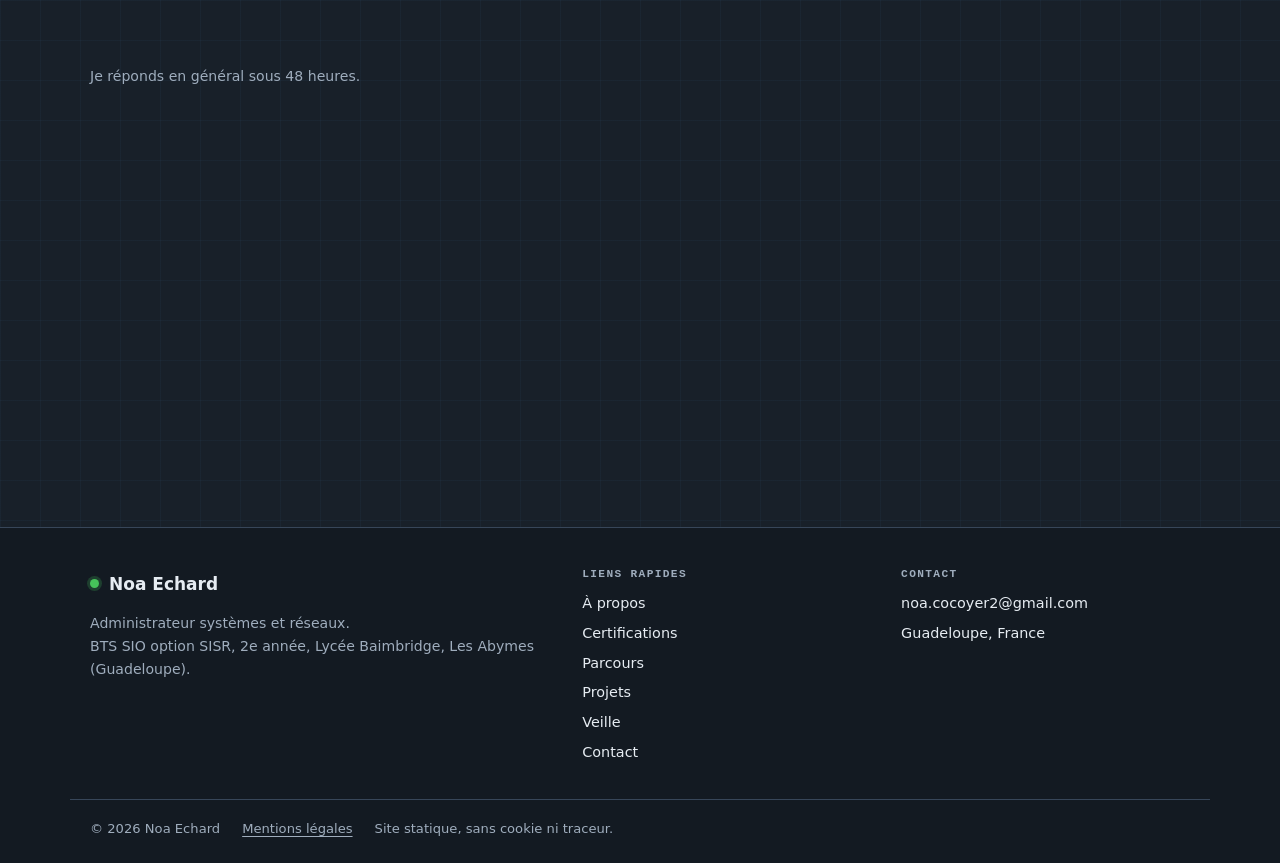
<file: veille.html>
<!doctype html>
<html lang="fr"><head><meta charset="utf-8"><title>Redirection</title>
<meta http-equiv="refresh" content="0; url=index.html#veille"><link rel="canonical" href="index.html#veille"></head>
<body><p><a href="index.html#veille">Cette page a été déplacée : continuer</a></p></body></html>
</file>
<file: assets/css/style.css>
/* ==========================================================================
   style.css — L'APPARENCE DU SITE
   --------------------------------------------------------------------------
   Pour changer une couleur, modifie seulement la section 01.
   Le mode jour est juste en dessous du mode nuit.
   ========================================================================== */

/* 01. COULEURS ET POLICES ------------------------------------------------- */
:root {
  --fond: #182029;
  --surface: #212b37;
  --surface-pleine: #212b37;
  --surface-survol: #2a3644;
  --surface-douce: #1c2530;
  --bordure: #374659;
  --bordure-forte: #4a5d75;
  --texte: #e6ecf2;
  --muet: #9fadbd;
  --bleu: #5aa9ff;
  --bleu-clair: #8ac0ff;
  --indigo: #5aa9ff;
  --vert: #46c35a;
  --ambre: #e0ae3a;
  --violet: #b39cfb;
  --rouge: #f87171;
  --btn-texte: #06121f;
  --entete-fond: rgba(24, 32, 41, .92);
  --pied-fond: #131a22;
  --grille: rgba(90, 169, 255, .04);
  --ombre: 0 10px 28px -14px rgba(0, 0, 0, .55);
  --ombre-survol: 0 10px 28px -14px rgba(0, 0, 0, .55);

  --sans: system-ui, -apple-system, "Segoe UI", Roboto, Ubuntu, sans-serif;
  --mono: ui-monospace, "Cascadia Code", "JetBrains Mono", Consolas, "Liberation Mono", monospace;
  --serif: var(--sans);
  --rayon: 8px;
  --largeur: 1140px;
  --ease: cubic-bezier(.2, .8, .2, 1);
  color-scheme: dark;
}

[data-theme="light"] {
  --fond: #f4f6f9;
  --surface: #ffffff;
  --surface-pleine: #ffffff;
  --surface-survol: #e9eef4;
  --surface-douce: #f1f4f8;
  --bordure: #d3dbe5;
  --bordure-forte: #b4c2d3;
  --texte: #18202a;
  --muet: #556273;
  --bleu: #1866c9;
  --bleu-clair: #1866c9;
  --indigo: #1866c9;
  --vert: #1f8a33;
  --ambre: #a96e00;
  --violet: #6d4fd6;
  --rouge: #c53030;
  --btn-texte: #ffffff;
  --entete-fond: rgba(244, 246, 249, .92);
  --pied-fond: #e8edf3;
  --grille: rgba(24, 102, 201, .05);
  --ombre: 0 10px 24px -14px rgba(15, 23, 42, .22);
  --ombre-survol: 0 10px 24px -14px rgba(15, 23, 42, .22);
  color-scheme: light;
}

/* 02. BASE ---------------------------------------------------------------- */
*, *::before, *::after { box-sizing: border-box; }
html { -webkit-text-size-adjust: 100%; scroll-behavior: smooth; scroll-padding-top: 76px; }
body {
  margin: 0; min-height: 100vh;
  background-color: var(--fond);
  background-image:
    linear-gradient(var(--grille) 1px, transparent 1px),
    linear-gradient(90deg, var(--grille) 1px, transparent 1px);
  background-size: 40px 40px;
  color: var(--texte); font-family: var(--sans); font-size: 1.0625rem; line-height: 1.65;
  -webkit-font-smoothing: antialiased;
  transition: background-color .3s, color .3s;
}
img, svg { max-width: 100%; }
a { color: inherit; text-decoration: none; }
p { margin: 0 0 1em; }
h1, h2, h3, h4 { margin: 0; line-height: 1.2; letter-spacing: -.01em; font-weight: 700; }
em { font-style: normal; }
:focus-visible { outline: 2px solid var(--bleu); outline-offset: 3px; border-radius: 6px; }
::selection { background: var(--bleu); color: #fff; }
.sr { position: absolute; width: 1px; height: 1px; overflow: hidden; clip: rect(0 0 0 0); white-space: nowrap; }
.muet { color: var(--muet); }
.petit { font-size: .88rem; }
.cadre { width: 100%; max-width: var(--largeur); margin: 0 auto; padding: 0 20px; }
.etroit { max-width: 820px; }
.evitement { position: absolute; left: -999px; top: 8px; background: var(--bleu); color: #fff; padding: 8px 12px; z-index: 300; border-radius: 8px; }
.evitement:focus { left: 16px; }
.rappel { display: inline-block; color: #111; background: #fb923c; font-family: var(--mono); font-size: .8rem; padding: 2px 8px; border-radius: 4px; }
svg[aria-hidden] { width: 1em; height: 1em; fill: none; stroke: currentColor; stroke-width: 2; stroke-linecap: round; stroke-linejoin: round; flex-shrink: 0; }

/* Verre dépoli */
.glass {
  background: var(--surface); border: 1px solid var(--bordure); border-radius: var(--rayon);
  transition: transform .25s var(--ease), box-shadow .25s var(--ease), border-color .2s, background-color .2s;
}

/* Apparition au défilement */
.reveal { opacity: 0; transform: translateY(10px); transition: opacity .5s var(--ease), transform .5s var(--ease); }
.reveal.vu { opacity: 1; transform: none; }

/* 03. BARRE DU HAUT ------------------------------------------------------ */
.nav-wrap { position: sticky; top: 0; z-index: 100; background: var(--entete-fond); border-bottom: 1px solid var(--bordure);
  backdrop-filter: blur(8px); -webkit-backdrop-filter: blur(8px); }
.nav { max-width: var(--largeur); margin: 0 auto; padding: 0 16px; min-height: 60px; display: flex; align-items: center; gap: 16px; }
.logo { display: inline-flex; align-items: center; gap: 10px; font-weight: 700; white-space: nowrap; color: var(--texte); }
.logo-led { width: 9px; height: 9px; border-radius: 50%; background: var(--vert); box-shadow: 0 0 0 3px color-mix(in srgb, var(--vert) 22%, transparent); animation: pouls 2.4s ease-in-out infinite; }
@keyframes pouls { 50% { box-shadow: 0 0 0 6px transparent; } }
.logo-role { font: 600 .72rem var(--mono); color: var(--bleu); border: 1px solid color-mix(in srgb, var(--bleu) 45%, transparent); border-radius: 4px; padding: 1px 6px; }
.menu { display: flex; gap: 2px; list-style: none; margin: 0 0 0 auto; padding: 0; }
.menu a { display: block; padding: 8px 11px; border-radius: 6px; font-size: .9rem; color: var(--muet); }
.menu a:hover { color: var(--texte); background: var(--surface-survol); }
.menu a.actif { color: var(--texte); background: var(--surface); box-shadow: inset 0 -2px 0 var(--bleu); }
.nav-actions { display: flex; align-items: center; gap: 8px; }
.theme-btn, .burger { display: grid; place-items: center; width: 40px; height: 40px; border-radius: 6px; cursor: pointer;
  border: 1px solid var(--bordure); background: transparent; color: var(--texte); }
.theme-btn:hover, .burger:hover { background: var(--surface-survol); }
.theme-btn svg { width: 18px; height: 18px; }
.theme-btn svg:last-child { display: none; }
[data-theme="light"] .theme-btn svg:first-child { display: none; }
[data-theme="light"] .theme-btn svg:last-child { display: block; }
.burger { display: none; position: relative; }
.burger span:not(.sr), .burger span:not(.sr)::before, .burger span:not(.sr)::after {
  display: block; width: 18px; height: 2px; background: currentColor; border-radius: 2px; position: relative; content: ""; }
.burger span:not(.sr)::before { position: absolute; top: -6px; }
.burger span:not(.sr)::after { position: absolute; top: 6px; }

/* 04. BOUTONS, ÉTIQUETTES, ÉTATS ------------------------------------------ */
.boutons { display: flex; flex-wrap: wrap; align-items: center; gap: 10px; margin-top: 24px; }
.btn {
  display: inline-flex; align-items: center; gap: 8px; padding: 10px 17px; border-radius: 6px; cursor: pointer;
  border: 1px solid var(--bordure-forte); background: var(--surface-survol); color: var(--texte);
  font: 600 .92rem var(--sans); transition: border-color .2s, background .2s, filter .2s;
}
.btn:hover { border-color: var(--bleu); }
.btn-plein { background: var(--bleu); border-color: var(--bleu); color: var(--btn-texte); }
.btn-plein:hover { filter: brightness(1.1); }
.btn-petit { padding: 6px 12px; font-size: .82rem; border-radius: 9px; }
.btn-ico { width: 38px; height: 38px; padding: 0; justify-content: center; font-size: 1.2rem; }
.btn svg { width: 16px; height: 16px; }

.eyebrow, .panneau-lib { font: 700 .74rem var(--mono); letter-spacing: .1em; text-transform: uppercase; color: var(--muet); margin: 0 0 10px; }
.p-titre { font-size: 1.4rem; margin-bottom: 16px; padding-bottom: 10px; border-bottom: 1px solid var(--bordure); }
.eyebrow span { color: var(--bleu-clair); }
[data-theme="light"] .eyebrow span { color: var(--bleu); }

.led { display: inline-block; width: 8px; height: 8px; border-radius: 50%; background: currentColor; position: relative; flex-shrink: 0; }
.led::after { content: ""; position: absolute; inset: 0; border-radius: 50%; background: currentColor; animation: ping 2s cubic-bezier(0, 0, .2, 1) infinite; }
@keyframes ping { 75%, 100% { transform: scale(2.4); opacity: 0; } }
.etat { display: inline-flex; align-items: center; gap: 8px; font-family: var(--mono); font-size: .72rem; font-weight: 600; text-transform: uppercase; letter-spacing: .08em; }
.etat-ok { color: var(--vert); }
.etat-cours { color: var(--ambre); }

.tags { display: flex; flex-wrap: wrap; gap: 6px; list-style: none; margin: 14px 0 0; padding: 0; }
.tags li { font-family: var(--mono); font-size: .72rem; color: var(--muet); padding: 3px 9px; border-radius: 7px; border: 1px solid var(--bordure); background: var(--surface-douce); }
.tags-grands li { font-size: .82rem; padding: 6px 12px; color: var(--texte); }
.badge { font-family: var(--mono); font-size: .68rem; text-transform: uppercase; letter-spacing: .08em; padding: 2px 8px; border-radius: 6px; border: 1px solid; }
.badge-formation { color: var(--bleu-clair); border-color: color-mix(in srgb, var(--bleu) 40%, transparent); }
.badge-stage { color: var(--ambre); border-color: color-mix(in srgb, var(--ambre) 40%, transparent); }
.avatar { display: grid; place-items: center; width: 48px; height: 48px; border-radius: 8px; flex-shrink: 0;
  background: var(--bleu); color: var(--btn-texte); font-weight: 800; }
.avatar-xl { width: 60px; height: 60px; font-size: 1.2rem; }
.lien { display: inline-flex; align-items: center; gap: 4px; color: var(--bleu-clair); font-weight: 600; font-size: .88rem; }

/* 05. ACCUEIL ------------------------------------------------------------- */
.hero { padding: 56px 0 0; }
.hero-surtitre { font: 600 .8rem var(--mono); color: var(--muet); letter-spacing: .04em; margin-bottom: 14px; }
.hero h1 { font-size: clamp(2.4rem, 6vw, 3.6rem); font-weight: 800; letter-spacing: -.025em; line-height: 1.05; }
.hero-poste { color: var(--bleu); font-weight: 700; font-size: 1.2rem; margin: 10px 0 16px; }
.hero-intro { font-size: 1.08rem; color: var(--muet); max-width: 68ch; }
.stats { list-style: none; margin: 32px 0 0; padding: 0; display: grid; grid-template-columns: repeat(4, minmax(0, 1fr)); gap: 14px; }
.stats-3 { grid-template-columns: repeat(3, minmax(0, 1fr)); margin-top: 18px; }
.stat { padding: 20px 22px; display: flex; flex-direction: column; gap: 2px; }
.stat:nth-child(1) .stat-val { color: var(--vert); } .stat:nth-child(2) .stat-val { color: var(--bleu); } .stat:nth-child(3) .stat-val { color: var(--ambre); } .stat:nth-child(4) .stat-val { color: var(--violet); }
.stat-val { font: 700 1.9rem var(--mono); line-height: 1.15; }
.stat-lib { color: var(--bleu-clair); font-weight: 600; font-size: .9rem; }
[data-theme="light"] .stat-lib { color: var(--bleu); }
.stat-desc { color: var(--muet); font-size: .84rem; }

.marquee { margin-top: 48px; padding: 18px 0; border-top: 1px solid var(--bordure); border-bottom: 1px solid var(--bordure); overflow: hidden;
  -webkit-mask-image: linear-gradient(90deg, transparent, #000 10%, #000 90%, transparent); mask-image: linear-gradient(90deg, transparent, #000 10%, #000 90%, transparent); }
.marquee-piste { display: flex; width: max-content; gap: 44px; animation: defile 40s linear infinite; }
.marquee:hover .marquee-piste { animation-play-state: paused; }
.marquee span { font-family: var(--mono); font-size: .86rem; color: var(--muet); white-space: nowrap; display: inline-flex; align-items: center; gap: 44px; }
.marquee span::after { content: "◆"; font-size: .5rem; color: var(--bleu); opacity: .6; }
.marquee-petit { margin-top: 0; }
@keyframes defile { to { transform: translateX(-50%); } }

/* 06. SECTIONS ------------------------------------------------------------ */
.section { padding: 64px 0 0; }
.sec-tete { margin-bottom: 24px; max-width: 760px; }
.sec-tete h2 { font-size: clamp(1.7rem, 3.6vw, 2.3rem); }
.sec-chapo { color: var(--muet); font-size: 1.05rem; margin: 16px 0 0; }
.sous-sec { margin-top: 44px; }
.sous-tete { margin-bottom: 18px; }
.sous-tete h3 { font-size: 1.35rem; margin-bottom: 6px; }
.sous-tete p { margin: 0; }
.bloc { padding: 24px 26px; }
.bloc h3 { font-size: 1.05rem; margin-bottom: 10px; }
.bloc p:last-child { margin-bottom: 0; }
.vide { padding: 20px 24px; color: var(--muet); border-style: dashed; margin: 0; }

/* Topologie */
.topo-sec { padding-top: 40px; }
.topo-panneau { padding: 26px 26px 20px; }
.topo-tete { display: flex; justify-content: space-between; align-items: flex-end; gap: 16px; flex-wrap: wrap; margin-bottom: 10px; }
.topo-tete h2 { font-size: clamp(1.3rem, 2.6vw, 1.6rem); }
.topo-console { font-family: var(--mono); font-size: .8rem; padding: 8px 12px; border-radius: 10px; background: var(--surface-douce); border: 1px solid var(--bordure); color: var(--muet); min-width: 280px; }
.topo-console .prompt { color: var(--vert); }
.topo { display: block; width: 100%; height: auto; overflow: visible; }
.zone { fill: color-mix(in srgb, var(--bleu) 3%, transparent); stroke: var(--bordure-forte); stroke-dasharray: 5 6; }
.zone-lib { font: 600 10.5px var(--mono); letter-spacing: .12em; fill: var(--muet); opacity: .8; }
.cable path { stroke: color-mix(in srgb, var(--bleu) 35%, var(--bordure-forte)); stroke-width: 2; fill: none; transition: stroke .25s, opacity .25s; }
.cable .flux { stroke: var(--bleu-clair); stroke-width: 3; stroke-linecap: round; stroke-dasharray: 5 220; animation: flux 3s linear infinite; }
.cable.pointille path { stroke-dasharray: 6 6; }
@keyframes flux { from { stroke-dashoffset: 225; } to { stroke-dashoffset: 0; } }
.iface { font: 500 10.5px var(--mono); fill: var(--muet); }
.noeud rect { fill: var(--surface-pleine); stroke: var(--bordure-forte); stroke-width: 1.3; transition: stroke .25s, fill .25s, opacity .25s; }
.noeud text { transition: opacity .25s; }
.n-type { font: 600 9.5px var(--mono); letter-spacing: .06em; fill: var(--muet); }
.n-nom { font: 700 15px var(--sans); fill: var(--texte); }
.n-sous { font: 500 10.5px var(--mono); fill: var(--muet); }
.n-led { fill: var(--vert); }
.n-ambre .n-led { fill: var(--ambre); }
.n-violet .n-led { fill: var(--violet); }
.n-core rect { stroke: var(--bleu); stroke-width: 2; fill: color-mix(in srgb, var(--bleu) 16%, var(--surface-pleine)); }
.n-core .n-nom { font-size: 17px; }
.n-off rect { stroke-dasharray: 5 5; opacity: .55; }
.n-off text { opacity: .55; }
a.noeud { cursor: pointer; }
a.noeud:hover rect, a.noeud:focus-visible rect { stroke: var(--bleu-clair); fill: var(--surface-survol); }
.topo.focus .cable:not(.hl) path { opacity: .18; }
.topo.focus .noeud:not(.hl):not(.voisin) { opacity: .35; }
.topo .cable.hl path:first-child { stroke: var(--bleu-clair); stroke-width: 2.6; }
.topo .noeud { transition: opacity .25s; }
.topo-repli { display: none; list-style: none; padding: 0; margin: 10px 0 0; gap: 8px; }
.topo-item { display: grid; grid-template-columns: auto 1fr auto; align-items: center; gap: 12px; padding: 12px 14px; border-radius: 12px; border: 1px solid var(--bordure); background: var(--surface-douce); }
.topo-item .led { color: var(--vert); }
.topo-item.n-ambre .led { color: var(--ambre); }
.topo-item.n-violet .led { color: var(--violet); }
.ti-type { display: block; font: 600 .66rem var(--mono); letter-spacing: .06em; color: var(--muet); }
.ti-nom { display: block; font-weight: 700; }
.ti-sous { font: .74rem var(--mono); color: var(--muet); text-align: right; }
.topo-legende { display: flex; flex-wrap: wrap; gap: 8px 18px; align-items: center; margin-top: 12px; font-size: .82rem; }
.lg { display: inline-flex; align-items: center; gap: 7px; font-family: var(--mono); font-size: .75rem; }
.lg::before { content: ""; width: 8px; height: 8px; border-radius: 50%; }
.lg-vert::before { background: var(--vert); } .lg-ambre::before { background: var(--ambre); } .lg-violet::before { background: var(--violet); }

/* À propos */
.about-grille { display: grid; grid-template-columns: minmax(0, 1.55fr) minmax(0, 1fr); gap: 16px; align-items: start; }
.about-recit { padding: 28px 30px; font-size: 1.02rem; }
.about-recit p { color: color-mix(in srgb, var(--texte) 82%, var(--muet)); }
.fiche-carte { padding: 22px; position: sticky; top: 96px; }
.fiche-tete { display: flex; align-items: center; gap: 14px; margin-bottom: 18px; }
.fiche-tete strong { display: block; font-size: 1.05rem; }
.fiche { margin: 0; border: 1px solid var(--bordure); border-radius: 12px; overflow: hidden; }
.fiche div { padding: 11px 14px; border-bottom: 1px solid var(--bordure); }
.fiche div:last-child { border-bottom: 0; }
.fiche dt { font: 600 .66rem var(--mono); letter-spacing: .1em; text-transform: uppercase; color: var(--muet); }
.fiche dd { margin: 2px 0 0; font-size: .92rem; }

/* Compétences */
.comp-grille { columns: 2; column-gap: 12px; }
.comp { padding: 0; overflow: hidden; break-inside: avoid; margin-bottom: 12px; display: block; }
.comp:hover { border-color: color-mix(in srgb, var(--bleu) 35%, transparent); }
.comp summary { list-style: none; display: flex; align-items: center; gap: 14px; padding: 18px 20px; cursor: pointer; }
.comp summary::-webkit-details-marker { display: none; }
.comp-num { font: .74rem var(--mono); color: var(--bleu-clair); }
.comp-nom { font-weight: 600; flex: 1; }
.comp-compte { font: .72rem var(--mono); color: var(--muet); padding: 2px 8px; border-radius: 6px; background: var(--surface-douce); }
.comp-plus { display: grid; place-items: center; width: 26px; height: 26px; border-radius: 8px; border: 1px solid var(--bordure); transition: transform .3s var(--ease); }
.comp[open] .comp-plus { transform: rotate(45deg); }
.comp-liste { list-style: none; margin: 0; padding: 0 20px 14px; }
.comp-liste li { display: flex; gap: 12px; padding: 11px 0; border-top: 1px solid var(--bordure); }
.comp-liste .led { color: var(--vert); margin-top: 8px; }
.comp-liste .led::after { display: none; }
.comp-liste strong { display: block; font-size: .94rem; }
.comp-liste span:not(.led) { display: block; color: var(--muet); font-size: .86rem; }

/* Certifications */
.cert-grille { list-style: none; margin: 0; padding: 0; display: grid; grid-template-columns: repeat(auto-fill, minmax(min(100%, 330px), 1fr)); gap: 12px; }
.cert { display: flex; gap: 16px; padding: 20px; }
.cert:hover { transform: translateY(-3px); border-color: color-mix(in srgb, var(--bleu) 35%, transparent); box-shadow: var(--ombre-survol); }
.cert-ico { display: grid; place-items: center; width: 46px; height: 46px; border-radius: 12px; flex-shrink: 0; font: 700 .8rem var(--mono); color: var(--bleu-clair); border: 1px solid var(--bordure-forte); background: var(--surface-douce); }
.cert-org { font: .7rem var(--mono); letter-spacing: .08em; text-transform: uppercase; color: var(--muet); margin: 0 0 4px; }
.cert-nom { font-weight: 600; margin: 0 0 6px; line-height: 1.35; }
.cert .muet { font-size: .86rem; margin-bottom: 8px; }
.cert-date { font: .74rem var(--mono); color: var(--ambre); margin: 0; }
.liens { display: flex; gap: 14px; margin: 8px 0 0; }

/* Filtres */
.filtres { display: inline-flex; flex-wrap: wrap; gap: 4px; padding: 4px; border-radius: 8px; border: 1px solid var(--bordure); background: var(--surface); margin-bottom: 20px; }
.filtre { border: 0; background: transparent; color: var(--muet); font: 600 .88rem var(--sans); padding: 8px 14px; border-radius: 6px; cursor: pointer; display: inline-flex; align-items: center; gap: 6px; }
.filtre:hover { color: var(--texte); }
.filtre.actif { background: var(--bleu); color: var(--btn-texte); }
.filtre-n { font: .7rem var(--mono); opacity: .7; }

/* Parcours */
.frise { list-style: none; margin: 0; padding: 0 0 0 30px; position: relative; }
.frise::before { content: ""; position: absolute; left: 9px; top: 10px; bottom: 10px; width: 2px; background: var(--bordure); }
.etape { position: relative; margin-bottom: 14px; }
.etape[hidden] { display: none; }
.etape-point { position: absolute; left: -27px; top: 26px; width: 14px; height: 14px; border-radius: 50%; background: var(--fond); border: 2px solid var(--bleu); }
.etape[data-type="stage"] .etape-point { border-color: var(--ambre); }
.etape-carte { display: flex; gap: 16px; padding: 20px 22px; }
.etape-carte:hover { border-color: color-mix(in srgb, var(--bleu) 35%, transparent); }
.etape-logo { display: grid; place-items: center; width: 46px; height: 46px; border-radius: 12px; flex-shrink: 0; font: 700 .82rem var(--mono); background: var(--surface-douce); border: 1px solid var(--bordure-forte); color: var(--texte); }
.etape-corps { flex: 1; min-width: 0; }
.etape-meta { display: flex; flex-wrap: wrap; gap: 10px; align-items: center; font: .78rem var(--mono); color: var(--muet); margin: 0 0 6px; }
.etape h3 { font-size: 1.12rem; margin-bottom: 3px; }
.etape .muet { margin: 0; font-size: .9rem; }
.plus { margin-top: 10px; }
.plus summary { cursor: pointer; color: var(--bleu-clair); font-weight: 600; font-size: .86rem; list-style: none; display: inline-flex; gap: 6px; align-items: center; }
.plus summary::-webkit-details-marker { display: none; }
.plus summary::after { content: "+"; font-family: var(--mono); }
.plus[open] summary::after { content: "−"; }
.plus p { margin: 10px 0 0; color: var(--muet); font-size: .92rem; }

/* Projets */
.projets { list-style: none; margin: 0; padding: 0; display: grid; grid-template-columns: repeat(3, minmax(0, 1fr)); gap: 14px; }
.projets li[hidden] { display: none; }
.projet { display: flex; flex-direction: column; height: 100%; padding: 22px; position: relative; overflow: hidden; }
.projet-cadre-badge { font: 700 .7rem var(--mono); text-transform: uppercase; letter-spacing: .08em; color: var(--bleu); border: 1px solid color-mix(in srgb, var(--bleu) 45%, transparent); border-radius: 4px; padding: 1px 7px; }
.projet:hover { border-color: var(--bleu); background: var(--surface-survol); }
.projet > * { position: relative; }
.projet-tete { display: flex; justify-content: space-between; align-items: center; margin-bottom: 12px; }
.projet-num { font: 600 2rem var(--mono); letter-spacing: -.04em; color: transparent; -webkit-text-stroke: 1px var(--bordure-forte); }
.projet:hover .projet-num { -webkit-text-stroke-color: var(--bleu); }
.projet-cadre { font: .72rem var(--mono); letter-spacing: .08em; text-transform: uppercase; color: var(--muet); }
.projet-titre { font-size: 1.14rem; font-weight: 600; line-height: 1.3; margin: 8px 0 8px; letter-spacing: -.015em; }
.projet-desc { color: var(--muet); font-size: .9rem; }
.projet .tags { margin-bottom: 18px; }
.projet-lien { margin-top: auto; display: inline-flex; align-items: center; gap: 6px; font-weight: 600; font-size: .88rem; color: var(--bleu-clair); }
.projet-lien svg { transition: transform .3s var(--ease); }
.projet:hover .projet-lien svg { transform: translateX(4px); }

/* Veille */
.veille-prob { padding: 20px 24px; margin-bottom: 14px; border-left: 3px solid var(--bleu); }
.veille-prob p:last-child { margin: 0; font-size: 1.1rem; font-weight: 600; }
.veille-suivi { padding: 0 0 24px; overflow: hidden; }
.veille-barre { height: 3px; background: var(--surface-douce); }
.veille-prog { display: block; height: 100%; width: 100%; background: linear-gradient(90deg, var(--bleu), var(--indigo), var(--violet)); transition: width .5s var(--ease); }
.pas-liste { list-style: none; margin: 0; padding: 18px 18px 6px; display: grid; grid-template-columns: repeat(8, minmax(0, 1fr)); gap: 6px; }
.pas { width: 100%; border: 1px solid var(--bordure); background: transparent; color: var(--muet); border-radius: 12px; padding: 10px 6px; cursor: pointer; display: flex; flex-direction: column; align-items: center; gap: 4px; font-family: var(--sans); transition: all .25s; }
.pas:hover { border-color: var(--bordure-forte); color: var(--texte); }
.pas-n { display: grid; place-items: center; width: 26px; height: 26px; border-radius: 50%; font: 600 .78rem var(--mono); border: 1px solid var(--bordure-forte); }
.pas-mois { font-size: .7rem; line-height: 1.2; text-align: center; }
.pas.passe .pas-n { border-color: var(--bleu); color: var(--bleu-clair); }
.pas.actif { border-color: var(--bleu); background: color-mix(in srgb, var(--bleu) 12%, transparent); color: var(--texte); }
.pas.actif .pas-n { background: var(--bleu); border-color: var(--bleu); color: #fff; }
.fiche-veille { padding: 14px 26px 0; animation: apparait .5s var(--ease); }
@keyframes apparait { from { opacity: 0; transform: translateY(8px); } }
.fv-meta { display: flex; flex-wrap: wrap; gap: 8px 16px; align-items: center; font: .76rem var(--mono); color: var(--muet); }
.fv-source { color: var(--bleu-clair); font-weight: 600; text-transform: uppercase; letter-spacing: .08em; }
.fv-n { margin-left: auto; }
.fiche-veille h4 { font-size: clamp(1.25rem, 2.6vw, 1.65rem); margin: 4px 0 12px; line-height: 1.25; }
.fiche-veille > p { color: color-mix(in srgb, var(--texte) 82%, var(--muet)); max-width: 75ch; }
.fv-impact { padding: 16px 18px; border-radius: 14px; background: var(--surface-douce); border: 1px solid var(--bordure); margin: 18px 0; }
.fv-impact p:last-child { margin: 0; }
.fv-lib { font: 600 .7rem var(--mono); letter-spacing: .12em; text-transform: uppercase; color: var(--muet); margin: 0 0 8px; }
.fv-actions { display: flex; justify-content: space-between; align-items: center; gap: 10px; margin: 0; }
.fv-nav { display: flex; gap: 8px; }
.veille-bas { display: grid; grid-template-columns: minmax(0, 1.6fr) minmax(0, 1fr); gap: 14px; margin-top: 14px; }
.veille-concl, .veille-sources { padding: 22px 24px; }
.veille-concl p:last-child { margin: 0; }
.veille-sources ul { margin: 0; padding-left: 18px; color: var(--muet); font-size: .9rem; }
.veille-sources li { margin-bottom: 4px; }

/* Contact */
.contact-grille { display: grid; grid-template-columns: minmax(0, 1fr) minmax(0, 1.3fr); gap: 16px; align-items: start; }
.contact-col { display: grid; gap: 12px; }
.profil-carte { display: flex; gap: 16px; align-items: center; padding: 22px; }
.profil-carte strong { display: block; font-size: 1.15rem; }
.profil-carte .muet { display: block; font-size: .9rem; }
.ligne-ico { display: inline-flex !important; align-items: center; gap: 6px; margin-top: 4px; }
.mail-carte { display: grid; grid-template-columns: 1fr auto; align-items: center; gap: 2px 12px; padding: 18px 20px; }
.mail-carte .fv-lib { grid-column: 1 / -1; margin: 0; }
.mail-carte a, .mail-carte > span { font-weight: 600; word-break: break-all; display: inline-flex; gap: 6px; align-items: center; }
.formulaire { padding: 26px; }
.formulaire h3 { font-size: 1.25rem; margin-bottom: 6px; }
.champs { display: grid; grid-template-columns: 1fr 1fr; gap: 12px; }
.formulaire label { display: block; font-size: .86rem; font-weight: 600; margin: 14px 0 6px; }
.formulaire input, .formulaire textarea { width: 100%; font: inherit; color: var(--texte); background: var(--surface-douce); border: 1px solid var(--bordure-forte); border-radius: 11px; padding: 11px 13px; }
.formulaire input:focus, .formulaire textarea:focus { outline: none; border-color: var(--bleu); box-shadow: 0 0 0 3px color-mix(in srgb, var(--bleu) 25%, transparent); }
.formulaire textarea { resize: vertical; }
.aide { font-size: .78rem; color: var(--muet); margin: 6px 0 14px; }
.erreur { color: var(--rouge); font-weight: 600; font-size: .9rem; }
.apres-envoi { margin-top: 14px; }

/* 07. PAGE PROJET --------------------------------------------------------- */
.p-hero { padding: 40px 0 20px; }
.retour { display: inline-block; font-size: .86rem; color: var(--muet); margin-bottom: 26px; }
.retour:hover { color: var(--bleu-clair); }
.p-hero h1 { font-size: clamp(1.9rem, 4.6vw, 2.9rem); letter-spacing: -.02em; max-width: 24ch; line-height: 1.12; }
.p-hero .hero-intro { margin-top: 20px; font-size: 1.14rem; }
.p-hero .boutons .etat { margin-left: 8px; }
.p-metas { display: grid; grid-template-columns: repeat(4, minmax(0, 1fr)); margin: 34px 0 0; padding: 0; overflow: hidden; }
.p-metas div { padding: 16px 20px; border-right: 1px solid var(--bordure); }
.p-metas div:last-child { border-right: 0; }
.p-metas dt { font: 600 .66rem var(--mono); letter-spacing: .12em; text-transform: uppercase; color: var(--muet); margin-bottom: 4px; }
.p-metas dd { margin: 0; font-size: .92rem; font-weight: 500; }
.p-schema { margin: 16px 0 0; padding: 18px 20px 14px; overflow-x: auto; }
.p-schema figcaption { display: flex; align-items: center; gap: 10px; font: 600 .72rem var(--mono); letter-spacing: .12em; text-transform: uppercase; color: var(--muet); margin-bottom: 8px; }
.p-schema figcaption .led { color: var(--vert); }
.schema { min-width: 640px; }
.p-corps { padding-top: 20px; }
.p-sec { padding-top: 48px; }
.p-sec > .eyebrow { margin-bottom: 18px; font-size: .82rem; }
.duo { display: grid; grid-template-columns: 1fr 1fr; gap: 14px; }
.etapes { list-style: none; margin: 0; padding: 0; display: grid; gap: 10px; }
.etapes li { display: flex; gap: 18px; padding: 18px 22px; align-items: flex-start; }
.etapes li:hover { border-color: color-mix(in srgb, var(--bleu) 35%, transparent); }
.etape-n { font: 700 1rem var(--mono); color: var(--bleu); min-width: 28px; line-height: 1.6; }
.etapes h3 { font-size: 1.04rem; margin-bottom: 4px; }
.etapes p { margin: 0; color: var(--muet); font-size: .94rem; }
.p-sec > .plus { margin-top: 12px; }
.p-sec > .plus p { color: color-mix(in srgb, var(--texte) 82%, var(--muet)); }
.galerie { list-style: none; margin: 0; padding: 0; display: grid; grid-template-columns: repeat(auto-fill, minmax(min(100%, 320px), 1fr)); gap: 14px; }
.capture { display: block; width: 100%; padding: 10px; cursor: zoom-in; text-align: left; color: var(--texte); font: inherit; }
.capture img { display: block; width: 100%; aspect-ratio: 16 / 10; object-fit: cover; border-radius: 10px; }
.capture span { display: block; font-size: .84rem; color: var(--muet); padding: 10px 4px 2px; }
.visionneuse { position: fixed; inset: 0; z-index: 250; background: rgba(3, 6, 12, .9); display: grid; place-items: center; padding: 30px; }
.visionneuse[hidden] { display: none; }
.visionneuse img { max-width: 96vw; max-height: 82vh; border-radius: 12px; }
.visionneuse p { color: #cbd5e1; margin: 12px 0 0; text-align: center; }
.vis-fermer { position: absolute; top: 18px; right: 22px; width: 44px; height: 44px; border-radius: 12px; border: 1px solid rgba(255,255,255,.2); background: transparent; color: #fff; font-size: 1.6rem; cursor: pointer; }
.bilan { display: grid; grid-template-columns: 1fr 1fr; gap: 14px; }
.checks { list-style: none; margin: 0; padding: 0; }
.checks li { display: flex; gap: 10px; padding: 7px 0; font-size: .94rem; }
.checks svg { color: var(--vert); width: 18px; height: 18px; margin-top: 3px; }
.bloc-citation { border-left: 3px solid var(--bleu); }
.bloc-citation p { font-size: .98rem; }
.p-nav { display: grid; grid-template-columns: 1fr 1fr; gap: 14px; margin-top: 72px; }
.p-nav a { padding: 20px 22px; display: flex; flex-direction: column; gap: 4px; }
.p-nav a:last-child { text-align: right; }
.p-nav a:hover { border-color: var(--bleu); transform: translateY(-2px); }
.p-nav strong { font-weight: 600; line-height: 1.35; }
.auteur { display: flex; align-items: center; gap: 16px; padding: 20px 22px; margin-top: 14px; }
.auteur div { flex: 1; }
.auteur div strong, .auteur div span { display: block; }
.auteur div span { font-size: .88rem; }
.prose p { color: color-mix(in srgb, var(--texte) 85%, var(--muet)); }

/* 08. PIED DE PAGE -------------------------------------------------------- */
.pied { margin-top: 80px; border-top: 1px solid var(--bordure); padding: 40px 0 24px; background: var(--pied-fond); }
.pied-grille { display: grid; grid-template-columns: 1.6fr 1fr 1fr; gap: 30px; }
.pied-grille .muet { font-size: .88rem; margin-top: 14px; }
.pied-titre { font: 600 .7rem var(--mono); letter-spacing: .12em; text-transform: uppercase; color: var(--muet); margin-bottom: 12px; }
.pied-liens { list-style: none; margin: 0; padding: 0; display: grid; gap: 6px; font-size: .9rem; }
.pied-liens a:hover { color: var(--bleu-clair); }
.pied-bas { display: flex; flex-wrap: wrap; gap: 8px 22px; margin-top: 34px; padding-top: 18px; border-top: 1px solid var(--bordure); font-size: .82rem; color: var(--muet); }
.pied-bas a { text-decoration: underline; text-underline-offset: 3px; }

/* 09. TABLETTE ET TÉLÉPHONE ----------------------------------------------- */
@media (max-width: 1080px) {
  .menu { display: none; position: absolute; top: 100%; left: 0; right: 0; flex-direction: column; padding: 8px 16px 16px;
    background: var(--fond); border-bottom: 1px solid var(--bordure); margin: 0; }
  .nav-actions { margin-left: auto; }
  .menu.ouvert { display: flex; }
  .menu a { padding: 12px 14px; font-size: 1rem; }
  .burger { display: grid; }
  .nav { position: relative; }
  .projets { grid-template-columns: repeat(2, minmax(0, 1fr)); }
}
@media (max-width: 860px) {
  .stats { grid-template-columns: repeat(2, minmax(0, 1fr)); }
  .about-grille, .contact-grille, .veille-bas, .bilan, .duo { grid-template-columns: 1fr; }
  .comp-grille { columns: 1; }
  .fiche-carte { position: static; }
  .pas-liste { grid-template-columns: repeat(4, minmax(0, 1fr)); }
  .p-metas { grid-template-columns: 1fr 1fr; }
  .p-metas div:nth-child(2) { border-right: 0; }
  .p-metas div:nth-child(-n+2) { border-bottom: 1px solid var(--bordure); }
  .pied-grille { grid-template-columns: 1fr 1fr; }
  .pied-grille > div:first-child { grid-column: 1 / -1; }
}
@media (max-width: 720px) {
  .topo { display: none; }
  .topo-repli { display: grid; }
  .topo-console { min-width: 0; width: 100%; }
}
@media (max-width: 600px) {
  .hero { padding-top: 36px; }
  .logo-role { display: none; }
  .projets, .stats-3, .champs, .p-nav, .p-metas { grid-template-columns: 1fr; }
  .p-metas div { border-right: 0; border-bottom: 1px solid var(--bordure); }
  .p-metas div:last-child { border-bottom: 0; }
  .p-nav a:last-child { text-align: left; }
  .btn-cv { display: none; }
  .section { padding-top: 48px; }
  .about-recit, .bloc, .formulaire, .topo-panneau { padding: 20px; }
  .fiche-veille { padding: 12px 18px 0; }
  .fv-actions { flex-wrap: wrap; }
  .boutons .btn { flex: 1 1 auto; justify-content: center; }
  .etape-carte { flex-direction: column; gap: 10px; }
  .auteur { flex-wrap: wrap; }
}

/* 10. MOUVEMENT RÉDUIT ---------------------------------------------------- */
@media (prefers-reduced-motion: reduce) {
  html { scroll-behavior: auto; }
  *, *::before, *::after { animation: none !important; transition: none !important; }
  .reveal { opacity: 1; transform: none; }
  .cable .flux { display: none; }
}

/* 11. VEILLE : JOURNAL DE SUIVI ------------------------------------------- */
.veille-suivi { display: grid; grid-template-columns: minmax(240px, 320px) minmax(0, 1fr); padding: 0; }
.veille-journal { border-right: 1px solid var(--bordure); padding: 18px 14px 18px 18px; background: var(--surface-douce); border-radius: var(--rayon) 0 0 var(--rayon); }
.veille-journal .pas-liste { display: flex; flex-direction: column; gap: 4px; padding: 0; margin: 0; list-style: none; }
.veille-journal .pas { flex-direction: column; align-items: flex-start; gap: 2px; text-align: left; border-color: transparent; border-radius: 6px; padding: 9px 10px 9px 14px; position: relative; }
.veille-journal .pas::before { content: ""; position: absolute; left: 0; top: 10px; bottom: 10px; width: 3px; border-radius: 2px; background: var(--bordure); }
.veille-journal .pas-n { width: auto; height: auto; border: 0; border-radius: 0; font: 600 .72rem var(--mono); color: var(--muet); display: block; }
.veille-journal .pas-mois { font-size: .86rem; text-align: left; color: var(--texte); line-height: 1.35; }
.veille-journal .pas:hover { background: var(--surface-survol); }
.veille-journal .pas.actif { background: var(--surface); border-color: var(--bordure); }
.veille-journal .pas.actif::before { background: var(--bleu); }
.veille-journal .pas.actif .pas-n { background: none; color: var(--bleu); }
.veille-journal .pas.passe .pas-n { color: var(--muet); }
.veille-detail { padding: 22px 24px; min-width: 0; }
.veille-detail .fiche-veille { padding: 0; }
@media (max-width: 860px) {
  .veille-suivi { grid-template-columns: 1fr; }
  .veille-journal { border-right: 0; border-bottom: 1px solid var(--bordure); border-radius: var(--rayon) var(--rayon) 0 0; max-height: 260px; overflow-y: auto; }
  .veille-detail { padding: 18px; }
}

/* 12. FOND ANIMÉ ---------------------------------------------------------- */
.fond-anime { position: fixed; inset: 0; width: 100%; height: 100%; pointer-events: none; z-index: -1; }
</file>
